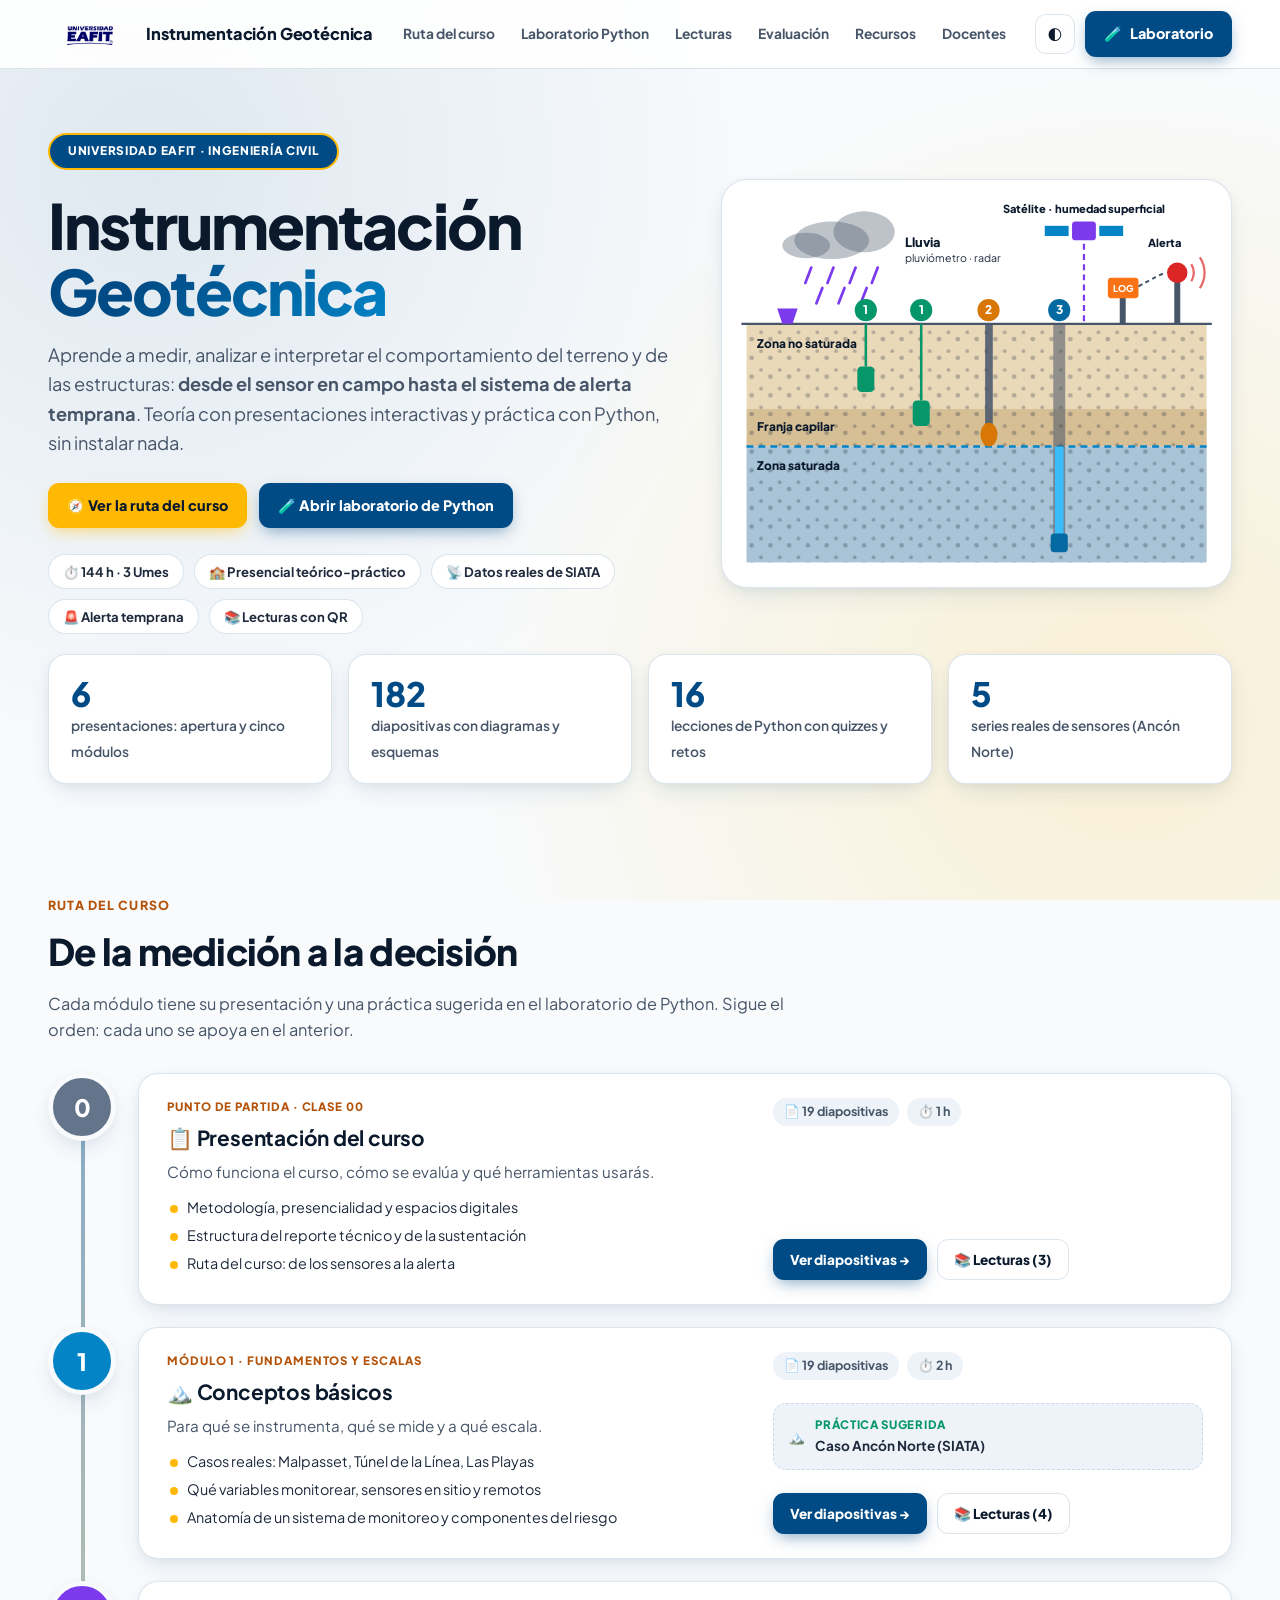
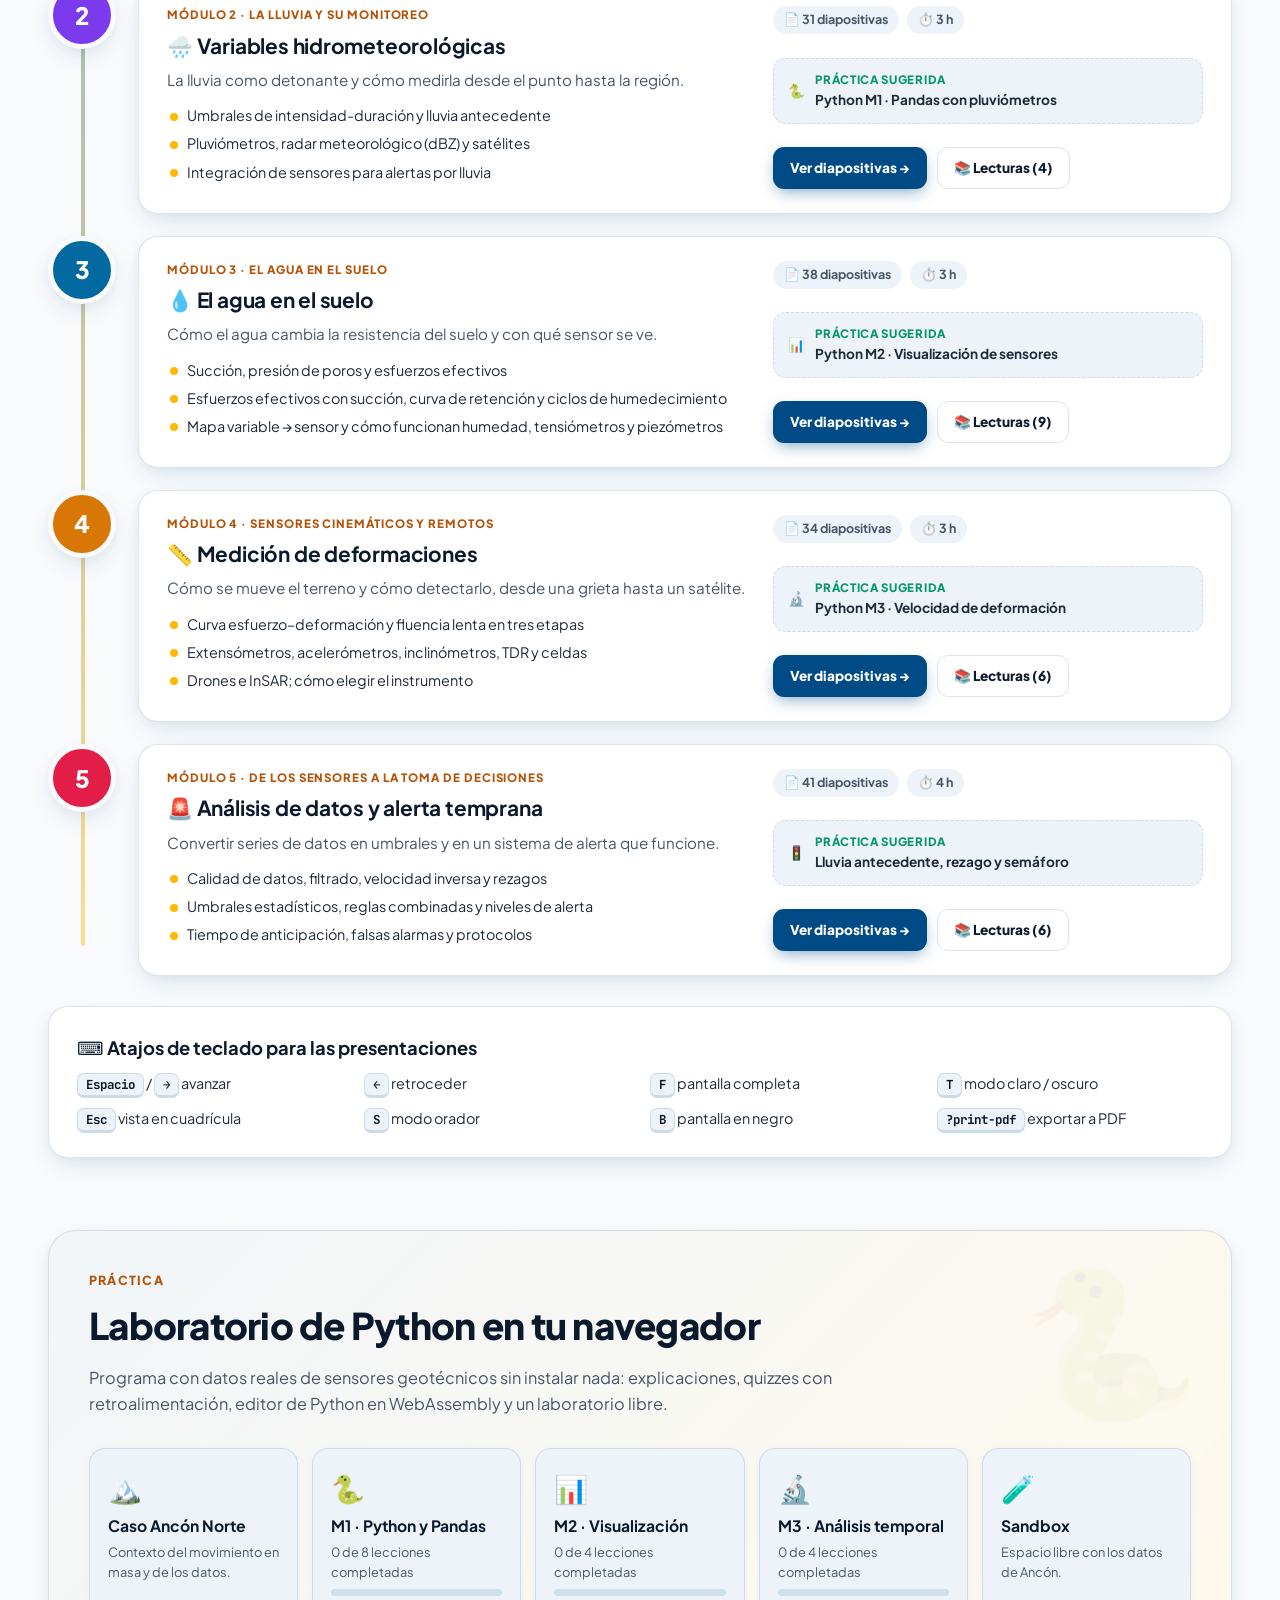
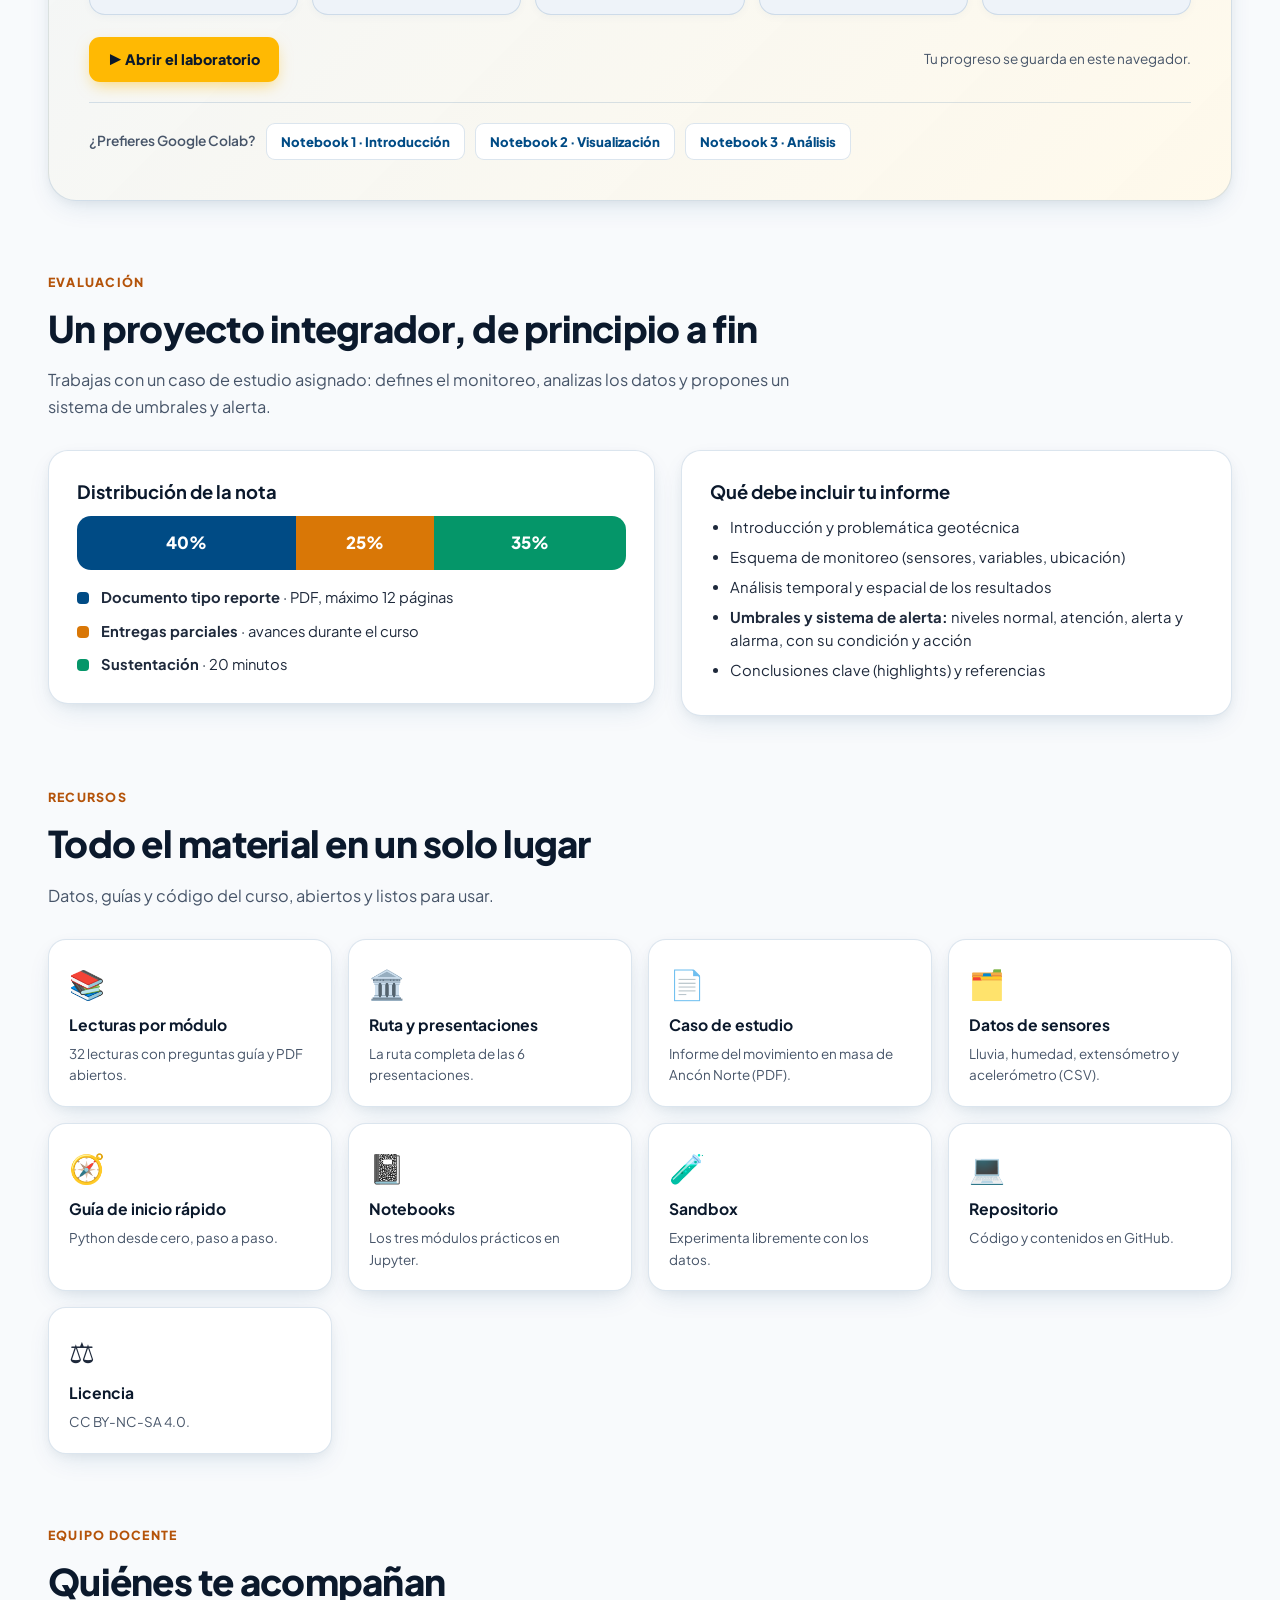
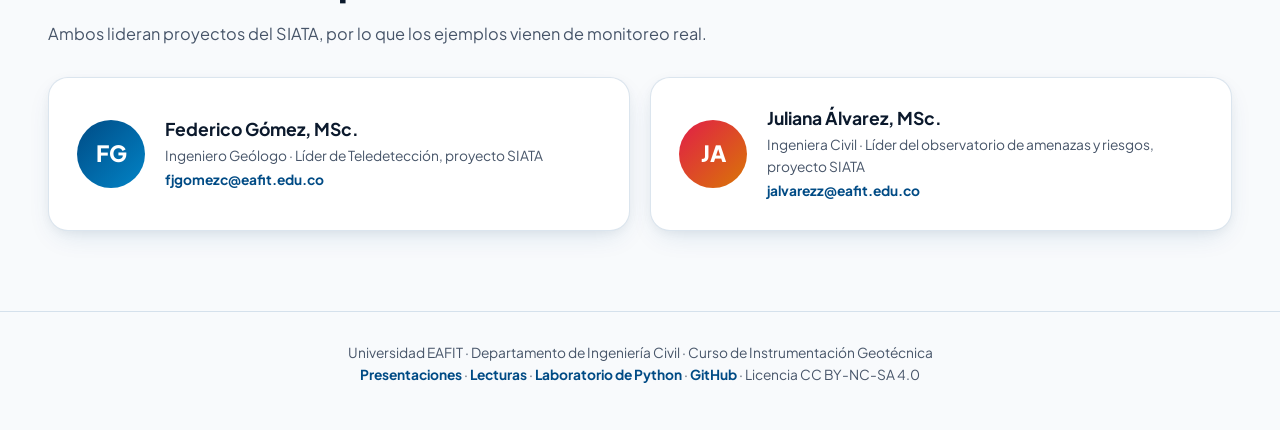
<file: index.html>
<!DOCTYPE html>
<html lang="es">
<head>
  <meta charset="UTF-8">
  <meta name="viewport" content="width=device-width, initial-scale=1.0">
  <title>Instrumentación Geotécnica | Universidad EAFIT</title>
  <meta name="description" content="Curso de Instrumentación Geotécnica de la Universidad EAFIT: presentaciones teóricas, laboratorio de Python en el navegador, datos reales y sistemas de alerta temprana.">
  <meta name="author" content="M.Eng. Federico Gómez, M.Eng. Juliana Álvarez - Universidad EAFIT">
  <link rel="icon" href="data:image/svg+xml,<svg xmlns=%22http://www.w3.org/2000/svg%22 viewBox=%220 0 100 100%22><text y=%22.9em%22 font-size=%2290%22>🏔️</text></svg>">
  <link rel="preconnect" href="https://fonts.googleapis.com">
  <link rel="preconnect" href="https://fonts.gstatic.com" crossorigin>
  <link href="https://fonts.googleapis.com/css2?family=JetBrains+Mono:wght@500;700&family=Plus+Jakarta+Sans:wght@400;500;600;700;800&display=swap" rel="stylesheet">

  <script>
    // Tema antes de pintar (evita parpadeo). Comparte la clave con las presentaciones.
    (function () {
      try {
        var saved = localStorage.getItem('eafit-theme');
        var t = saved || (window.matchMedia && window.matchMedia('(prefers-color-scheme: dark)').matches ? 'dark' : 'light');
        document.documentElement.setAttribute('data-theme', t);
      } catch (e) { document.documentElement.setAttribute('data-theme', 'light'); }
    })();
  </script>

  <style>
    :root {
      --blue: #004B85;
      --blue-dark: #002855;
      --yellow: #FFB903;
      --yellow-text: #B45309;
      --bg: #F8FAFC;
      --bg-soft: #EEF3F9;
      --card: #FFFFFF;
      --card-border: rgba(0, 75, 133, 0.14);
      --text: #0B192C;
      --text-body: #1E293B;
      --text-muted: #475569;
      --shadow: 0 10px 28px -8px rgba(0, 75, 133, 0.14), 0 3px 10px rgba(0, 0, 0, 0.04);
      --shadow-hover: 0 18px 38px -8px rgba(0, 75, 133, 0.25), 0 6px 14px rgba(0, 0, 0, 0.06);
      --cyan: #0284c7;
      --green: #059669;
      --amber: #d97706;
      --rose: #e11d48;
      --purple: #7c3aed;
      --soil-dry: #EAD9B8;
      --soil-cap: #D6BF95;
      --soil-sat: #A9C4D6;
      --hero-glow: radial-gradient(circle at 12% 18%, rgba(0, 75, 133, 0.10) 0, transparent 45%), radial-gradient(circle at 88% 80%, rgba(255, 185, 3, 0.16) 0, transparent 50%);
      --bar: rgba(255, 255, 255, 0.9);
      --font: 'Plus Jakarta Sans', system-ui, -apple-system, 'Segoe UI', sans-serif;
      --mono: 'JetBrains Mono', ui-monospace, monospace;
      --logo-filter: none;
    }

    [data-theme="dark"] {
      --blue: #4C9BE0;
      --yellow-text: #FFB903;
      --bg: #060D1F;
      --bg-soft: #0A142C;
      --card: #0E1A36;
      --card-border: rgba(148, 197, 255, 0.16);
      --text: #FFFFFF;
      --text-body: #E2E8F0;
      --text-muted: #94A3B8;
      --shadow: 0 10px 28px -8px rgba(0, 0, 0, 0.55);
      --shadow-hover: 0 18px 38px -8px rgba(0, 75, 133, 0.55);
      --cyan: #38bdf8;
      --green: #34d399;
      --amber: #fbbf24;
      --rose: #fb7185;
      --purple: #a78bfa;
      --soil-dry: #5B4A30;
      --soil-cap: #4E4A40;
      --soil-sat: #1F4566;
      --hero-glow: radial-gradient(circle at 12% 18%, rgba(0, 75, 133, 0.35) 0, transparent 45%), radial-gradient(circle at 88% 80%, rgba(255, 185, 3, 0.08) 0, transparent 50%);
      --bar: rgba(6, 13, 31, 0.86);
      --logo-filter: brightness(0) invert(1);
    }

    * { box-sizing: border-box; }
    html { scroll-behavior: smooth; scroll-padding-top: 84px; }
    body {
      margin: 0;
      font-family: var(--font);
      background: var(--bg);
      background-image: var(--hero-glow);
      background-attachment: fixed;
      color: var(--text-body);
      line-height: 1.6;
      -webkit-font-smoothing: antialiased;
    }
    a { color: inherit; text-decoration: none; }
    .wrap { max-width: 1240px; margin: 0 auto; padding: 0 28px; }

    /* ---------- Barra superior ---------- */
    .topbar {
      position: sticky; top: 0; z-index: 50;
      background: var(--bar);
      backdrop-filter: blur(14px); -webkit-backdrop-filter: blur(14px);
      border-bottom: 1px solid var(--card-border);
    }
    .topbar .wrap { display: flex; align-items: center; justify-content: space-between; gap: 18px; height: 68px; }
    .brand { display: flex; align-items: center; gap: 14px; min-width: 0; }
    .brand img { height: 34px; filter: var(--logo-filter); }
    .brand strong { font-size: 1.02rem; font-weight: 800; color: var(--text); letter-spacing: -0.01em; white-space: nowrap; }
    .nav { display: flex; align-items: center; gap: 4px; }
    .nav a { padding: 8px 11px; border-radius: 9px; font-size: 0.86rem; font-weight: 700; color: var(--text-muted); transition: 0.2s; white-space: nowrap; }
    .nav a:hover { color: var(--text); background: var(--bg-soft); }
    .actions { display: flex; align-items: center; gap: 10px; }
    .btn {
      display: inline-flex; align-items: center; gap: 8px;
      padding: 10px 18px; border-radius: 11px;
      font-weight: 800; font-size: 0.9rem; border: 1.5px solid transparent;
      cursor: pointer; font-family: inherit; transition: 0.2s;
    }
    .btn-primary { background: var(--blue); color: #fff; box-shadow: 0 6px 16px -4px rgba(0, 75, 133, 0.5); }
    [data-theme="dark"] .btn-primary { background: #1D6FBF; }
    .btn-primary:hover { transform: translateY(-2px); box-shadow: 0 10px 22px -4px rgba(0, 75, 133, 0.6); }
    .btn-accent { background: var(--yellow); color: #0B192C; box-shadow: 0 6px 16px -4px rgba(255, 185, 3, 0.55); }
    .btn-accent:hover { transform: translateY(-2px); }
    .btn-ghost { background: transparent; color: var(--text); border-color: var(--card-border); }
    .btn-ghost:hover { background: var(--bg-soft); }
    .btn-icon { width: 40px; height: 40px; padding: 0; justify-content: center; }

    /* ---------- Hero ---------- */
    .hero { padding: 64px 0 40px; }
    .hero-grid { display: grid; grid-template-columns: 1.1fr 0.9fr; gap: 48px; align-items: center; }
    .badge {
      display: inline-flex; align-items: center; gap: 8px;
      background: var(--blue); color: #fff; border: 2px solid var(--yellow);
      font-size: 0.74rem; font-weight: 800; letter-spacing: 0.06em; text-transform: uppercase;
      padding: 7px 18px; border-radius: 999px;
    }
    [data-theme="dark"] .badge { background: rgba(0, 75, 133, 0.5); color: var(--yellow); }
    h1 { font-size: clamp(2.4rem, 5vw, 3.9rem); line-height: 1.06; letter-spacing: -0.03em; color: var(--text); margin: 22px 0 16px; font-weight: 800; }
    h1 span { color: var(--blue); background: linear-gradient(135deg, var(--blue) 30%, var(--cyan)); -webkit-background-clip: text; background-clip: text; -webkit-text-fill-color: transparent; }
    .lead { font-size: 1.14rem; color: var(--text-muted); max-width: 640px; margin: 0 0 26px; }
    .cta { display: flex; flex-wrap: wrap; gap: 12px; margin-bottom: 26px; }
    .chips { display: flex; flex-wrap: wrap; gap: 10px; }
    .chip {
      display: inline-flex; align-items: center; gap: 7px;
      font-size: 0.82rem; font-weight: 700; color: var(--text-body);
      background: var(--card); border: 1px solid var(--card-border);
      padding: 6px 14px; border-radius: 999px;
    }
    .hero-art { background: var(--card); border: 1px solid var(--card-border); border-radius: 26px; padding: 16px; box-shadow: var(--shadow); }
    .hero-art svg { width: 100%; height: auto; display: block; }
    .hero-art text { font-family: var(--font); fill: var(--text-body); font-size: 15px; }
    .hero-art .b { font-weight: 800; fill: var(--text); }
    .hero-art .w { fill: #fff; font-weight: 800; }

    /* ---------- Cifras ---------- */
    .stats { display: grid; grid-template-columns: repeat(4, 1fr); gap: 16px; margin: 20px 0 8px; }
    .stat { background: var(--card); border: 1px solid var(--card-border); border-radius: 18px; padding: 20px 22px; box-shadow: var(--shadow); }
    .stat b { display: block; font-size: 2.1rem; line-height: 1.1; color: var(--blue); font-weight: 800; }
    [data-theme="dark"] .stat b { color: var(--yellow); }
    .stat span { font-size: 0.86rem; color: var(--text-muted); font-weight: 600; }

    /* ---------- Secciones ---------- */
    section.block { padding: 64px 0 8px; }
    .eyebrow { font-size: 0.78rem; font-weight: 800; letter-spacing: 0.1em; text-transform: uppercase; color: var(--yellow-text); }
    h2 { font-size: clamp(1.7rem, 3vw, 2.3rem); letter-spacing: -0.02em; color: var(--text); margin: 6px 0 10px; font-weight: 800; }
    .sub { color: var(--text-muted); max-width: 760px; margin: 0 0 30px; font-size: 1.02rem; }

    /* ---------- Ruta de módulos ---------- */
    .route { position: relative; display: grid; gap: 22px; }
    .route::before {
      content: ""; position: absolute; left: 33px; top: 30px; bottom: 30px; width: 4px;
      background: linear-gradient(var(--blue), var(--yellow)); border-radius: 4px; opacity: 0.45;
    }
    .mod { position: relative; display: grid; grid-template-columns: 68px 1fr; gap: 22px; }
    .mod-num {
      width: 68px; height: 68px; border-radius: 50%;
      display: flex; align-items: center; justify-content: center;
      color: #fff; font-weight: 800; font-size: 1.5rem;
      border: 5px solid var(--bg); box-shadow: var(--shadow); z-index: 1;
    }
    .mod-card {
      background: var(--card); border: 1px solid var(--card-border); border-radius: 20px;
      padding: 24px 28px; box-shadow: var(--shadow); transition: 0.25s;
      display: grid; grid-template-columns: 1.35fr 1fr; gap: 26px;
    }
    .mod-card:hover { transform: translateY(-3px); box-shadow: var(--shadow-hover); }
    .mod-card h3 { margin: 0 0 6px; font-size: 1.3rem; color: var(--text); letter-spacing: -0.01em; }
    .mod-card h3 small { display: block; font-size: 0.72rem; font-weight: 800; letter-spacing: 0.08em; text-transform: uppercase; color: var(--yellow-text); margin-bottom: 4px; }
    .mod-card p { margin: 0 0 12px; color: var(--text-muted); font-size: 0.95rem; }
    .mod-card ul { margin: 0; padding: 0; list-style: none; }
    .mod-card li { position: relative; padding-left: 20px; margin-bottom: 5px; font-size: 0.9rem; }
    .mod-card li::before { content: ""; position: absolute; left: 3px; top: 0.6em; width: 8px; height: 8px; border-radius: 50%; background: var(--yellow); }
    .mod-side { display: flex; flex-direction: column; gap: 10px; justify-content: space-between; }
    .meta { display: flex; flex-wrap: wrap; gap: 8px; }
    .meta span { font-size: 0.78rem; font-weight: 700; color: var(--text-muted); background: var(--bg-soft); padding: 4px 11px; border-radius: 999px; }
    .practice {
      display: flex; align-items: center; gap: 10px; padding: 12px 14px; border-radius: 13px;
      background: var(--bg-soft); border: 1px dashed var(--card-border); font-size: 0.85rem; font-weight: 700; color: var(--text-body);
      transition: 0.2s;
    }
    .practice:hover { border-style: solid; border-color: var(--green); }
    .practice em { font-style: normal; color: var(--green); font-weight: 800; display: block; font-size: 0.72rem; letter-spacing: 0.06em; text-transform: uppercase; }
    .mod-actions { display: flex; gap: 10px; flex-wrap: wrap; }
    .mod-actions .btn { padding: 9px 16px; font-size: 0.85rem; }
    .special { margin-top: 26px; background: linear-gradient(135deg, rgba(0, 75, 133, 0.10), rgba(255, 185, 3, 0.14)); border: 1px solid var(--card-border); border-radius: 20px; padding: 24px 28px; display: flex; align-items: center; gap: 24px; flex-wrap: wrap; }
    .special .ic { font-size: 2.4rem; }
    .special div.t { flex: 1; min-width: 260px; }
    .special h3 { margin: 0 0 4px; color: var(--text); }
    .special p { margin: 0; color: var(--text-muted); font-size: 0.94rem; }

    .keys { margin-top: 30px; }
    .keys .keys-grid { display: grid; grid-template-columns: repeat(4, 1fr); gap: 12px 20px; font-size: 0.9rem; }
    kbd { font-family: var(--mono); font-size: 0.78rem; font-weight: 700; background: var(--bg-soft); border: 1px solid var(--card-border); border-bottom-width: 3px; border-radius: 7px; padding: 2px 8px; color: var(--text); }

    /* ---------- Laboratorio de Python ---------- */
    .lab {
      background: linear-gradient(135deg, rgba(0, 75, 133, 0.05) 0%, rgba(255, 185, 3, 0.08) 100%), var(--card);
      border: 1.5px solid var(--card-border);
      color: var(--text-body);
      border-radius: 28px;
      padding: 40px;
      box-shadow: var(--shadow);
      position: relative;
      overflow: hidden;
      transition: background 0.3s ease, border-color 0.3s ease, color 0.3s ease;
    }
    .lab::after { content: "🐍"; position: absolute; right: 30px; top: -10px; font-size: 9rem; opacity: 0.06; }
    .lab h2 { color: var(--text); }
    .lab .sub { color: var(--text-muted); }
    .lab-grid { display: grid; grid-template-columns: repeat(5, 1fr); gap: 14px; margin-bottom: 22px; }
    .lab-item {
      background: var(--bg-soft);
      border: 1px solid var(--card-border);
      border-radius: 16px;
      padding: 18px;
      display: flex;
      flex-direction: column;
      gap: 6px;
      transition: 0.2s;
      color: var(--text);
      box-shadow: 0 2px 8px rgba(0, 75, 133, 0.04);
    }
    .lab-item:hover {
      background: #ffffff;
      border-color: var(--blue);
      transform: translateY(-3px);
      box-shadow: 0 10px 22px -4px rgba(0, 75, 133, 0.15);
    }
    .lab-item .ic { font-size: 1.7rem; }
    .lab-item strong { font-size: 0.98rem; line-height: 1.25; color: var(--text); }
    .lab-item span { font-size: 0.8rem; color: var(--text-muted); }
    .bar { height: 7px; border-radius: 6px; background: rgba(0, 75, 133, 0.12); overflow: hidden; margin-top: auto; }
    .bar i { display: block; height: 100%; width: 0; background: var(--yellow); border-radius: 6px; transition: width 0.6s; }
    .lab-foot { display: flex; flex-wrap: wrap; gap: 12px; align-items: center; }
    .lab-foot .note { font-size: 0.85rem; color: var(--text-muted); margin-left: auto; }
    .colab { display: flex; flex-wrap: wrap; gap: 10px; margin-top: 20px; padding-top: 20px; border-top: 1px solid var(--card-border); align-items: center; }
    .colab span { font-size: 0.86rem; color: var(--text-muted); font-weight: 600; }
    .colab a {
      font-size: 0.82rem;
      font-weight: 800;
      color: var(--blue);
      background: var(--card);
      padding: 7px 14px;
      border-radius: 9px;
      border: 1px solid var(--card-border);
      transition: 0.2s;
    }
    .colab a:hover {
      background: var(--bg-soft);
      border-color: var(--blue);
    }

    /* .lab en Modo Oscuro */
    [data-theme="dark"] .lab {
      background: linear-gradient(135deg, var(--blue-dark), #0B3C73);
      border-color: rgba(148, 197, 255, 0.16);
      color: #E2E8F0;
      box-shadow: var(--shadow-hover);
    }
    [data-theme="dark"] .lab::after { opacity: 0.08; }
    [data-theme="dark"] .lab h2 { color: #fff; }
    [data-theme="dark"] .lab .sub { color: #B6C6DA; }
    [data-theme="dark"] .lab-item {
      background: rgba(255, 255, 255, 0.08);
      border-color: rgba(255, 255, 255, 0.16);
      color: #fff;
      box-shadow: none;
    }
    [data-theme="dark"] .lab-item:hover {
      background: rgba(255, 255, 255, 0.16);
      border-color: rgba(255, 255, 255, 0.35);
      box-shadow: 0 10px 22px -4px rgba(0, 0, 0, 0.3);
    }
    [data-theme="dark"] .lab-item strong { color: #fff; }
    [data-theme="dark"] .lab-item span { color: #B6C6DA; }
    [data-theme="dark"] .bar { background: rgba(255, 255, 255, 0.18); }
    [data-theme="dark"] .lab-foot .note { color: #B6C6DA; }
    [data-theme="dark"] .colab { border-top-color: rgba(255, 255, 255, 0.16); }
    [data-theme="dark"] .colab span { color: #B6C6DA; }
    [data-theme="dark"] .colab a {
      color: #fff;
      background: transparent;
      border-color: rgba(255, 255, 255, 0.3);
    }
    [data-theme="dark"] .colab a:hover {
      background: rgba(255, 255, 255, 0.14);
      border-color: rgba(255, 255, 255, 0.5);
    }

    /* ---------- Evaluación ---------- */
    .eval-grid { display: grid; grid-template-columns: 1.1fr 1fr; gap: 26px; align-items: start; }
    .panel { background: var(--card); border: 1px solid var(--card-border); border-radius: 20px; padding: 26px 28px; box-shadow: var(--shadow); }
    .split-bar { display: flex; height: 54px; border-radius: 14px; overflow: hidden; margin: 8px 0 16px; font-weight: 800; color: #fff; }
    .split-bar div { display: flex; align-items: center; justify-content: center; font-size: 1.05rem; }
    .legend { display: grid; gap: 10px; }
    .legend div { display: flex; gap: 12px; align-items: baseline; font-size: 0.92rem; }
    .legend i { width: 12px; height: 12px; border-radius: 4px; display: inline-block; flex: none; transform: translateY(1px); }
    .panel ul { margin: 0; padding-left: 20px; }
    .panel li { margin-bottom: 6px; font-size: 0.93rem; }
    .panel h3 { margin: 0 0 10px; color: var(--text); font-size: 1.15rem; }

    /* ---------- Recursos y docentes ---------- */
    .res-grid { display: grid; grid-template-columns: repeat(4, 1fr); gap: 16px; }
    .res { background: var(--card); border: 1px solid var(--card-border); border-radius: 18px; padding: 20px; box-shadow: var(--shadow); transition: 0.2s; display: flex; flex-direction: column; gap: 6px; }
    .res:hover { transform: translateY(-3px); box-shadow: var(--shadow-hover); }
    .res .ic { font-size: 1.8rem; }
    .res strong { color: var(--text); font-size: 0.98rem; }
    .res span { font-size: 0.84rem; color: var(--text-muted); }
    .teachers { display: grid; grid-template-columns: repeat(2, 1fr); gap: 20px; }
    .teacher { display: flex; gap: 20px; align-items: center; }
    .avatar { width: 68px; height: 68px; border-radius: 50%; display: flex; align-items: center; justify-content: center; font-weight: 800; font-size: 1.4rem; color: #fff; background: linear-gradient(135deg, var(--blue), var(--cyan)); flex: none; }
    .teacher h4 { margin: 0; color: var(--text); font-size: 1.1rem; }
    .teacher p { margin: 2px 0; font-size: 0.86rem; color: var(--text-muted); }
    .teacher a.mail { font-weight: 700; color: var(--blue); font-size: 0.86rem; }
    [data-theme="dark"] .teacher a.mail { color: var(--cyan); }

    footer { margin-top: 72px; padding: 30px 0 44px; border-top: 1px solid var(--card-border); text-align: center; font-size: 0.86rem; color: var(--text-muted); }
    footer a { color: var(--blue); font-weight: 700; }
    [data-theme="dark"] footer a { color: var(--cyan); }

    @media (max-width: 1180px) {
      .nav { display: none; }
    }
    @media (max-width: 1080px) {
      .keys .keys-grid { grid-template-columns: repeat(2, 1fr); }
      .hero-grid { grid-template-columns: 1fr; }
      .hero-art { max-width: 640px; }
      .stats { grid-template-columns: repeat(2, 1fr); }
      .lab-grid { grid-template-columns: repeat(2, 1fr); }
      .res-grid { grid-template-columns: repeat(2, 1fr); }
      .eval-grid { grid-template-columns: 1fr; }
      .nav { display: none; }
    }
    @media (max-width: 760px) {
      .wrap { padding: 0 18px; }
      .mod { grid-template-columns: 1fr; }
      .mod-num { width: 54px; height: 54px; font-size: 1.2rem; }
      .route::before { display: none; }
      .mod-card { grid-template-columns: 1fr; padding: 20px; }
      .teachers { grid-template-columns: 1fr; }
      .lab { padding: 26px 20px; }
      .lab-foot .note { margin-left: 0; }
      .brand strong { font-size: 0.9rem; }
      .actions .btn-ghost.hide-sm { display: none; }
    }
    @media (max-width: 600px) {
      .brand strong { display: none; }
      .stat b { font-size: 1.6rem; }
    }
    @media (max-width: 480px) {
      .lab-grid, .res-grid { grid-template-columns: 1fr; }
    }
    @media (prefers-reduced-motion: reduce) { * { transition: none !important; scroll-behavior: auto !important; } }
  </style>
</head>
<body>

  <!-- ================= BARRA SUPERIOR ================= -->
  <header class="topbar">
    <div class="wrap">
      <a class="brand" href="#inicio" aria-label="Inicio">
        <img src="presentaciones/img/brand/eafit_logo.png" alt="EAFIT" onerror="this.style.display='none'">
        <strong>Instrumentación Geotécnica</strong>
      </a>
      <nav class="nav" aria-label="Secciones">
        <a href="#ruta">Ruta del curso</a>
        <a href="#laboratorio">Laboratorio Python</a>
        <a href="lecturas.html">Lecturas</a>
        <a href="#evaluacion">Evaluación</a>
        <a href="#recursos">Recursos</a>
        <a href="#docentes">Docentes</a>
      </nav>
      <div class="actions">
        <button class="btn btn-ghost btn-icon" id="theme-btn" title="Alternar modo claro / oscuro" aria-label="Alternar modo claro u oscuro">🌓</button>
        <a class="btn btn-primary" href="webapp.html">🧪 <span>Laboratorio</span></a>
      </div>
    </div>
  </header>

  <main id="inicio">

    <!-- ================= HERO ================= -->
    <section class="hero">
      <div class="wrap hero-grid">
        <div>
          <span class="badge">Universidad EAFIT · Ingeniería Civil</span>
          <h1>Instrumentación <span>Geotécnica</span></h1>
          <p class="lead">
            Aprende a medir, analizar e interpretar el comportamiento del terreno y de las estructuras:
            <strong>desde el sensor en campo hasta el sistema de alerta temprana</strong>.
            Teoría con presentaciones interactivas y práctica con Python, sin instalar nada.
          </p>
          <div class="cta">
            <a class="btn btn-accent" href="#ruta">🧭 Ver la ruta del curso</a>
            <a class="btn btn-primary" href="webapp.html">🧪 Abrir laboratorio de Python</a>
          </div>
          <div class="chips">
            <span class="chip">⏱️ 144 h · 3 Umes</span>
            <span class="chip">🏫 Presencial teórico-práctico</span>
            <span class="chip">📡 Datos reales de SIATA</span>
            <span class="chip">🚨 Alerta temprana</span>
            <span class="chip">📚 Lecturas con QR</span>
          </div>
        </div>

        <!-- Ilustración: el perfil, los sensores y la alerta -->
        <div class="hero-art">
          <svg viewBox="0 0 560 440" role="img" aria-label="Perfil del suelo con sensores de humedad, succión y presión de poros, lluvia, satélite y alarma">
            <defs>
              <pattern id="hg" width="22" height="22" patternUnits="userSpaceOnUse">
                <circle cx="5" cy="6" r="2.2" fill="currentColor" opacity="0.28"/><circle cx="16" cy="14" r="2.8" fill="currentColor" opacity="0.28"/>
              </pattern>
            </defs>
            <g style="color: var(--text-muted)">
              <ellipse cx="110" cy="52" rx="44" ry="22" fill="currentColor" opacity="0.35"/><ellipse cx="148" cy="42" rx="36" ry="24" fill="currentColor" opacity="0.35"/><ellipse cx="80" cy="58" rx="28" ry="15" fill="currentColor" opacity="0.35"/>
            </g>
            <g stroke="#7c3aed" stroke-width="3.2" stroke-linecap="round">
              <line x1="86" y1="84" x2="79" y2="102"/><line x1="112" y1="84" x2="105" y2="102"/><line x1="138" y1="84" x2="131" y2="102"/><line x1="164" y1="84" x2="157" y2="102"/>
              <line x1="99" y1="108" x2="92" y2="126"/><line x1="125" y1="108" x2="118" y2="126"/><line x1="151" y1="108" x2="144" y2="126"/>
            </g>
            <text class="b" x="196" y="60">Lluvia</text><text x="196" y="78" style="font-size: 12.5px">pluviómetro · radar</text>
            <!-- satélite -->
            <rect x="392" y="30" width="28" height="22" rx="4" fill="#7c3aed"/><rect x="360" y="35" width="28" height="12" fill="#0284c7"/><rect x="424" y="35" width="28" height="12" fill="#0284c7"/>
            <line x1="406" y1="56" x2="406" y2="148" stroke="#7c3aed" stroke-width="2.6" stroke-dasharray="7 5"/>
            <text class="b" x="406" y="20" text-anchor="middle" style="font-size: 13px">Satélite · humedad superficial</text>
            <!-- terreno -->
            <rect x="10" y="150" width="540" height="100" fill="var(--soil-dry)"/>
            <rect x="10" y="250" width="540" height="44" fill="var(--soil-cap)"/>
            <rect x="10" y="294" width="540" height="136" fill="var(--soil-sat)"/>
            <rect x="10" y="150" width="540" height="280" fill="url(#hg)" style="color: var(--text-muted)"/>
            <line x1="4" y1="150" x2="556" y2="150" stroke="var(--text-muted)" stroke-width="2.5"/>
            <line x1="10" y1="294" x2="550" y2="294" stroke="#0284c7" stroke-width="3" stroke-dasharray="8 6"/>
            <text class="b" x="22" y="178" style="font-size: 14px">Zona no saturada</text>
            <text class="b" x="22" y="276" style="font-size: 14px">Franja capilar</text>
            <text class="b" x="22" y="322" style="font-size: 14px">Zona saturada</text>
            <!-- pluviómetro -->
            <polygon points="46,132 70,132 64,150 52,150" fill="#7c3aed"/>
            <!-- humedad -->
            <line x1="150" y1="150" x2="150" y2="200" stroke="#059669" stroke-width="3"/><rect x="140" y="200" width="20" height="30" rx="5" fill="#059669"/>
            <line x1="215" y1="150" x2="215" y2="240" stroke="#059669" stroke-width="3"/><rect x="205" y="240" width="20" height="30" rx="5" fill="#059669"/>
            <circle cx="150" cy="134" r="13" fill="#059669"/><text class="w" x="150" y="139" text-anchor="middle" style="font-size: 14px">1</text>
            <circle cx="215" cy="134" r="13" fill="#059669"/><text class="w" x="215" y="139" text-anchor="middle" style="font-size: 14px">1</text>
            <!-- tensiómetro -->
            <rect x="290" y="150" width="9" height="122" fill="var(--text-muted)" opacity="0.85"/><ellipse cx="294.5" cy="280" rx="10" ry="14" fill="#d97706"/>
            <circle cx="294" cy="134" r="13" fill="#d97706"/><text class="w" x="294" y="139" text-anchor="middle" style="font-size: 14px">2</text>
            <!-- piezómetro -->
            <rect x="370" y="150" width="14" height="250" fill="var(--text-muted)" opacity="0.55"/><rect x="372" y="294" width="10" height="106" fill="#38bdf8"/><rect x="367" y="396" width="20" height="22" rx="4" fill="#0369a1"/>
            <circle cx="377" cy="134" r="13" fill="#0369a1"/><text class="w" x="377" y="139" text-anchor="middle" style="font-size: 14px">3</text>
            <!-- datalogger + sirena -->
            <rect x="448" y="112" width="7" height="38" fill="var(--text-muted)"/><rect x="434" y="96" width="36" height="24" rx="4" fill="#f97316"/><text class="w" x="452" y="113" text-anchor="middle" style="font-size: 11px">LOG</text>
            <rect x="512" y="98" width="7" height="52" fill="var(--text-muted)"/><circle cx="515.5" cy="90" r="12" fill="#dc2626"/>
            <g fill="none" stroke="#dc2626" stroke-width="2.6" opacity="0.7"><path d="M532,80 A20,20 0 0 1 532,100"/><path d="M542,72 A32,32 0 0 1 542,108"/></g>
            <path d="M470,106 Q495,92 502,90" fill="none" stroke="var(--text-muted)" stroke-width="2.4" stroke-dasharray="5 4"/>
            <text class="b" x="500" y="60" text-anchor="middle" style="font-size: 13px">Alerta</text>
          </svg>
        </div>
      </div>

      <div class="wrap">
        <div class="stats" aria-label="El curso en cifras">
          <div class="stat"><b>6</b><span>presentaciones: apertura y cinco módulos</span></div>
          <div class="stat"><b>182</b><span>diapositivas con diagramas y esquemas</span></div>
          <div class="stat"><b>16</b><span>lecciones de Python con quizzes y retos</span></div>
          <div class="stat"><b>5</b><span>series reales de sensores (Ancón Norte)</span></div>
        </div>
      </div>
    </section>

    <!-- ================= RUTA ================= -->
    <section class="block" id="ruta">
      <div class="wrap">
        <div class="eyebrow">Ruta del curso</div>
        <h2>De la medición a la decisión</h2>
        <p class="sub">Cada módulo tiene su presentación y una práctica sugerida en el laboratorio de Python. Sigue el orden: cada uno se apoya en el anterior.</p>

        <div class="route">

          <!-- Clase 00 -->
          <div class="mod">
            <div class="mod-num" style="background: #64748B">0</div>
            <div class="mod-card">
              <div>
                <h3><small>Punto de partida · Clase 00</small>📋 Presentación del curso</h3>
                <p>Cómo funciona el curso, cómo se evalúa y qué herramientas usarás.</p>
                <ul>
                  <li>Metodología, presencialidad y espacios digitales</li>
                  <li>Estructura del reporte técnico y de la sustentación</li>
                  <li>Ruta del curso: de los sensores a la alerta</li>
                </ul>
              </div>
              <div class="mod-side">
                <div class="meta"><span>📄 19 diapositivas</span><span>⏱️ 1 h</span></div>
                <div class="mod-actions"><a class="btn btn-primary" href="presentaciones/00_presentacion_curso.html">Ver diapositivas →</a><a class="btn btn-ghost" href="lecturas.html#m0">📚 Lecturas (3)</a></div>
              </div>
            </div>
          </div>

          <!-- M1 -->
          <div class="mod">
            <div class="mod-num" style="background: var(--cyan)">1</div>
            <div class="mod-card">
              <div>
                <h3><small>Módulo 1 · Fundamentos y escalas</small>🏔️ Conceptos básicos</h3>
                <p>Para qué se instrumenta, qué se mide y a qué escala.</p>
                <ul>
                  <li>Casos reales: Malpasset, Túnel de la Línea, Las Playas</li>
                  <li>Qué variables monitorear, sensores en sitio y remotos</li>
                  <li>Anatomía de un sistema de monitoreo y componentes del riesgo</li>
                </ul>
              </div>
              <div class="mod-side">
                <div class="meta"><span>📄 19 diapositivas</span><span>⏱️ 2 h</span></div>
                <a class="practice" href="webapp.html?modulo=teoria"><span>🏔️</span><div><em>Práctica sugerida</em>Caso Ancón Norte (SIATA)</div></a>
                <div class="mod-actions"><a class="btn btn-primary" href="presentaciones/01_conceptos_basicos.html">Ver diapositivas →</a><a class="btn btn-ghost" href="lecturas.html#m1">📚 Lecturas (4)</a></div>
              </div>
            </div>
          </div>

          <!-- M2 -->
          <div class="mod">
            <div class="mod-num" style="background: var(--purple)">2</div>
            <div class="mod-card">
              <div>
                <h3><small>Módulo 2 · La lluvia y su monitoreo</small>🌧️ Variables hidrometeorológicas</h3>
                <p>La lluvia como detonante y cómo medirla desde el punto hasta la región.</p>
                <ul>
                  <li>Umbrales de intensidad-duración y lluvia antecedente</li>
                  <li>Pluviómetros, radar meteorológico (dBZ) y satélites</li>
                  <li>Integración de sensores para alertas por lluvia</li>
                </ul>
              </div>
              <div class="mod-side">
                <div class="meta"><span>📄 31 diapositivas</span><span>⏱️ 3 h</span></div>
                <a class="practice" href="webapp.html?modulo=modulo1"><span>🐍</span><div><em>Práctica sugerida</em>Python M1 · Pandas con pluviómetros</div></a>
                <div class="mod-actions"><a class="btn btn-primary" href="presentaciones/02_variables_hidrometeorologicas.html">Ver diapositivas →</a><a class="btn btn-ghost" href="lecturas.html#m2">📚 Lecturas (4)</a></div>
              </div>
            </div>
          </div>

          <!-- M3 -->
          <div class="mod">
            <div class="mod-num" style="background: #0369a1">3</div>
            <div class="mod-card">
              <div>
                <h3><small>Módulo 3 · El agua en el suelo</small>💧 El agua en el suelo</h3>
                <p>Cómo el agua cambia la resistencia del suelo y con qué sensor se ve.</p>
                <ul>
                  <li>Succión, presión de poros y esfuerzos efectivos</li>
                  <li>Esfuerzos efectivos con succión, curva de retención y ciclos de humedecimiento</li>
                  <li>Mapa variable → sensor y cómo funcionan humedad, tensiómetros y piezómetros</li>
                </ul>
              </div>
              <div class="mod-side">
                <div class="meta"><span>📄 38 diapositivas</span><span>⏱️ 3 h</span></div>
                <a class="practice" href="webapp.html?modulo=modulo2"><span>📊</span><div><em>Práctica sugerida</em>Python M2 · Visualización de sensores</div></a>
                <div class="mod-actions"><a class="btn btn-primary" href="presentaciones/03_agua_en_el_suelo.html">Ver diapositivas →</a><a class="btn btn-ghost" href="lecturas.html#m3">📚 Lecturas (9)</a></div>
              </div>
            </div>
          </div>

          <!-- M4 -->
          <div class="mod">
            <div class="mod-num" style="background: var(--amber)">4</div>
            <div class="mod-card">
              <div>
                <h3><small>Módulo 4 · Sensores cinemáticos y remotos</small>📏 Medición de deformaciones</h3>
                <p>Cómo se mueve el terreno y cómo detectarlo, desde una grieta hasta un satélite.</p>
                <ul>
                  <li>Curva esfuerzo–deformación y fluencia lenta en tres etapas</li>
                  <li>Extensómetros, acelerómetros, inclinómetros, TDR y celdas</li>
                  <li>Drones e InSAR; cómo elegir el instrumento</li>
                </ul>
              </div>
              <div class="mod-side">
                <div class="meta"><span>📄 34 diapositivas</span><span>⏱️ 3 h</span></div>
                <a class="practice" href="webapp.html?modulo=modulo3"><span>🔬</span><div><em>Práctica sugerida</em>Python M3 · Velocidad de deformación</div></a>
                <div class="mod-actions"><a class="btn btn-primary" href="presentaciones/04_medicion_deformaciones.html">Ver diapositivas →</a><a class="btn btn-ghost" href="lecturas.html#m4">📚 Lecturas (6)</a></div>
              </div>
            </div>
          </div>

          <!-- M5 -->
          <div class="mod">
            <div class="mod-num" style="background: var(--rose)">5</div>
            <div class="mod-card">
              <div>
                <h3><small>Módulo 5 · De los sensores a la toma de decisiones</small>🚨 Análisis de datos y alerta temprana</h3>
                <p>Convertir series de datos en umbrales y en un sistema de alerta que funcione.</p>
                <ul>
                  <li>Calidad de datos, filtrado, velocidad inversa y rezagos</li>
                  <li>Umbrales estadísticos, reglas combinadas y niveles de alerta</li>
                  <li>Tiempo de anticipación, falsas alarmas y protocolos</li>
                </ul>
              </div>
              <div class="mod-side">
                <div class="meta"><span>📄 41 diapositivas</span><span>⏱️ 4 h</span></div>
                <a class="practice" href="webapp.html?modulo=modulo3"><span>🚦</span><div><em>Práctica sugerida</em>Lluvia antecedente, rezago y semáforo</div></a>
                <div class="mod-actions"><a class="btn btn-primary" href="presentaciones/05_analisis_datos_umbrales.html">Ver diapositivas →</a><a class="btn btn-ghost" href="lecturas.html#m5">📚 Lecturas (6)</a></div>
              </div>
            </div>
          </div>

        </div>


        <div class="panel keys">
          <h3>⌨️ Atajos de teclado para las presentaciones</h3>
          <div class="keys-grid">
            <div><kbd>Espacio</kbd> / <kbd>→</kbd> avanzar</div>
            <div><kbd>←</kbd> retroceder</div>
            <div><kbd>F</kbd> pantalla completa</div>
            <div><kbd>T</kbd> modo claro / oscuro</div>
            <div><kbd>Esc</kbd> vista en cuadrícula</div>
            <div><kbd>S</kbd> modo orador</div>
            <div><kbd>B</kbd> pantalla en negro</div>
            <div><kbd>?print-pdf</kbd> exportar a PDF</div>
          </div>
        </div>
      </div>
    </section>

    <!-- ================= LABORATORIO ================= -->
    <section class="block" id="laboratorio">
      <div class="wrap">
        <div class="lab">
          <div class="eyebrow" style="color: var(--yellow-text); font-weight: 800;">Práctica</div>
          <h2>Laboratorio de Python en tu navegador</h2>
          <p class="sub">Programa con datos reales de sensores geotécnicos sin instalar nada: explicaciones, quizzes con retroalimentación, editor de Python en WebAssembly y un laboratorio libre.</p>

          <div class="lab-grid">
            <a class="lab-item" href="webapp.html?modulo=teoria">
              <div class="ic">🏔️</div><strong>Caso Ancón Norte</strong><span>Contexto del movimiento en masa y de los datos.</span>
            </a>
            <a class="lab-item" href="webapp.html?modulo=modulo1">
              <div class="ic">🐍</div><strong>M1 · Python y Pandas</strong><span id="lab-m1-txt">8 lecciones</span>
              <div class="bar"><i id="lab-m1-bar"></i></div>
            </a>
            <a class="lab-item" href="webapp.html?modulo=modulo2">
              <div class="ic">📊</div><strong>M2 · Visualización</strong><span id="lab-m2-txt">4 lecciones</span>
              <div class="bar"><i id="lab-m2-bar"></i></div>
            </a>
            <a class="lab-item" href="webapp.html?modulo=modulo3">
              <div class="ic">🔬</div><strong>M3 · Análisis temporal</strong><span id="lab-m3-txt">4 lecciones</span>
              <div class="bar"><i id="lab-m3-bar"></i></div>
            </a>
            <a class="lab-item" href="webapp.html?modulo=sandbox">
              <div class="ic">🧪</div><strong>Sandbox</strong><span>Espacio libre con los datos de Ancón.</span>
            </a>
          </div>

          <div class="lab-foot">
            <a class="btn btn-accent" id="lab-continue" href="webapp.html">▶ Abrir el laboratorio</a>
            <span class="note">Tu progreso se guarda en este navegador.</span>
          </div>

          <div class="colab">
            <span>¿Prefieres Google Colab?</span>
            <a href="https://colab.research.google.com/github/federicogmz/instrumentacion-geotecnica/blob/main/notebooks/Modulo_1_Introduccion_Python.ipynb" target="_blank" rel="noopener noreferrer">Notebook 1 · Introducción</a>
            <a href="https://colab.research.google.com/github/federicogmz/instrumentacion-geotecnica/blob/main/notebooks/Modulo_2_Visualizacion_Datos.ipynb" target="_blank" rel="noopener noreferrer">Notebook 2 · Visualización</a>
            <a href="https://colab.research.google.com/github/federicogmz/instrumentacion-geotecnica/blob/main/notebooks/Modulo_3_Analisis_Datos.ipynb" target="_blank" rel="noopener noreferrer">Notebook 3 · Análisis</a>
          </div>
        </div>
      </div>
    </section>

    <!-- ================= EVALUACIÓN ================= -->
    <section class="block" id="evaluacion">
      <div class="wrap">
        <div class="eyebrow">Evaluación</div>
        <h2>Un proyecto integrador, de principio a fin</h2>
        <p class="sub">Trabajas con un caso de estudio asignado: defines el monitoreo, analizas los datos y propones un sistema de umbrales y alerta.</p>
        <div class="eval-grid">
          <div class="panel">
            <h3>Distribución de la nota</h3>
            <div class="split-bar" role="img" aria-label="40 por ciento reporte, 25 por ciento entregas parciales, 35 por ciento sustentación">
              <div style="width: 40%; background: var(--blue)">40%</div>
              <div style="width: 25%; background: var(--amber)">25%</div>
              <div style="width: 35%; background: var(--green)">35%</div>
            </div>
            <div class="legend">
              <div><i style="background: var(--blue)"></i><span><strong>Documento tipo reporte</strong> · PDF, máximo 12 páginas</span></div>
              <div><i style="background: var(--amber)"></i><span><strong>Entregas parciales</strong> · avances durante el curso</span></div>
              <div><i style="background: var(--green)"></i><span><strong>Sustentación</strong> · 20 minutos</span></div>
            </div>
          </div>
          <div class="panel">
            <h3>Qué debe incluir tu informe</h3>
            <ul>
              <li>Introducción y problemática geotécnica</li>
              <li>Esquema de monitoreo (sensores, variables, ubicación)</li>
              <li>Análisis temporal y espacial de los resultados</li>
              <li><strong>Umbrales y sistema de alerta:</strong> niveles normal, atención, alerta y alarma, con su condición y acción</li>
              <li>Conclusiones clave (highlights) y referencias</li>
            </ul>
          </div>
        </div>
      </div>
    </section>

    <!-- ================= RECURSOS ================= -->
    <section class="block" id="recursos">
      <div class="wrap">
        <div class="eyebrow">Recursos</div>
        <h2>Todo el material en un solo lugar</h2>
        <p class="sub">Datos, guías y código del curso, abiertos y listos para usar.</p>
        <div class="res-grid">
          <a class="res" href="lecturas.html"><div class="ic">📚</div><strong>Lecturas por módulo</strong><span>32 lecturas con preguntas guía y PDF abiertos.</span></a>
          <a class="res" href="#ruta"><div class="ic">🏛️</div><strong>Ruta y presentaciones</strong><span>La ruta completa de las 6 presentaciones.</span></a>
          <a class="res" href="data/Caso%20Estudio.pdf" target="_blank" rel="noopener noreferrer"><div class="ic">📄</div><strong>Caso de estudio</strong><span>Informe del movimiento en masa de Ancón Norte (PDF).</span></a>
          <a class="res" href="https://github.com/federicogmz/instrumentacion-geotecnica/tree/main/data" target="_blank" rel="noopener noreferrer"><div class="ic">🗂️</div><strong>Datos de sensores</strong><span>Lluvia, humedad, extensómetro y acelerómetro (CSV).</span></a>
          <a class="res" href="https://github.com/federicogmz/instrumentacion-geotecnica/blob/main/GUIA_INICIO_RAPIDO.md" target="_blank" rel="noopener noreferrer"><div class="ic">🧭</div><strong>Guía de inicio rápido</strong><span>Python desde cero, paso a paso.</span></a>
          <a class="res" href="https://github.com/federicogmz/instrumentacion-geotecnica/tree/main/notebooks" target="_blank" rel="noopener noreferrer"><div class="ic">📓</div><strong>Notebooks</strong><span>Los tres módulos prácticos en Jupyter.</span></a>
          <a class="res" href="webapp.html?modulo=sandbox"><div class="ic">🧪</div><strong>Sandbox</strong><span>Experimenta libremente con los datos.</span></a>
          <a class="res" href="https://github.com/federicogmz/instrumentacion-geotecnica" target="_blank" rel="noopener noreferrer"><div class="ic">💻</div><strong>Repositorio</strong><span>Código y contenidos en GitHub.</span></a>
          <a class="res" href="https://github.com/federicogmz/instrumentacion-geotecnica/blob/main/LICENSE" target="_blank" rel="noopener noreferrer"><div class="ic">⚖️</div><strong>Licencia</strong><span>CC BY-NC-SA 4.0.</span></a>
        </div>
      </div>
    </section>

    <!-- ================= DOCENTES ================= -->
    <section class="block" id="docentes">
      <div class="wrap">
        <div class="eyebrow">Equipo docente</div>
        <h2>Quiénes te acompañan</h2>
        <p class="sub">Ambos lideran proyectos del SIATA, por lo que los ejemplos vienen de monitoreo real.</p>
        <div class="teachers">
          <div class="panel teacher">
            <div class="avatar">FG</div>
            <div>
              <h4>Federico Gómez, MSc.</h4>
              <p>Ingeniero Geólogo · Líder de Teledetección, proyecto SIATA</p>
              <p><a class="mail" href="mailto:fjgomezc@eafit.edu.co">fjgomezc@eafit.edu.co</a></p>
            </div>
          </div>
          <div class="panel teacher">
            <div class="avatar" style="background: linear-gradient(135deg, var(--rose), var(--amber))">JA</div>
            <div>
              <h4>Juliana Álvarez, MSc.</h4>
              <p>Ingeniera Civil · Líder del observatorio de amenazas y riesgos, proyecto SIATA</p>
              <p><a class="mail" href="mailto:jalvarezz@eafit.edu.co">jalvarezz@eafit.edu.co</a></p>
            </div>
          </div>
        </div>
      </div>
    </section>

  </main>

  <footer>
    <div class="wrap">
      Universidad EAFIT · Departamento de Ingeniería Civil · Curso de Instrumentación Geotécnica<br>
      <a href="#ruta">Presentaciones</a> · <a href="lecturas.html">Lecturas</a> · <a href="webapp.html">Laboratorio de Python</a> ·
      <a href="https://github.com/federicogmz/instrumentacion-geotecnica" target="_blank" rel="noopener noreferrer">GitHub</a> · Licencia CC BY-NC-SA 4.0
    </div>
  </footer>

  <script>
    // Tema claro / oscuro
    (function () {
      var btn = document.getElementById('theme-btn');
      btn.addEventListener('click', function () {
        var next = document.documentElement.getAttribute('data-theme') === 'dark' ? 'light' : 'dark';
        document.documentElement.setAttribute('data-theme', next);
        try {
          localStorage.setItem('eafit-theme', next);
          localStorage.setItem('ig_theme', next);
        } catch (e) {}
      });
    })();

    // Progreso del laboratorio (misma clave que la webapp)
    (function () {
      var done = [];
      var last = null;
      try {
        done = JSON.parse(localStorage.getItem('ig_completed_lessons') || '[]');
        last = localStorage.getItem('ig_last_section');
      } catch (e) {}
      var totals = { m1: 8, m2: 4, m3: 4 };
      Object.keys(totals).forEach(function (k) {
        var n = done.filter(function (id) { return String(id).indexOf(k + '_') === 0; }).length;
        var txt = document.getElementById('lab-' + k + '-txt');
        var bar = document.getElementById('lab-' + k + '-bar');
        if (txt) txt.textContent = n + ' de ' + totals[k] + ' lecciones completadas';
        if (bar) bar.style.width = Math.round(n / totals[k] * 100) + '%';
      });
      var cont = document.getElementById('lab-continue');
      if (cont && last && last !== 'teoria') cont.textContent = '▶ Continuar donde lo dejaste';
    })();
  </script>
</body>
</html>
</file>
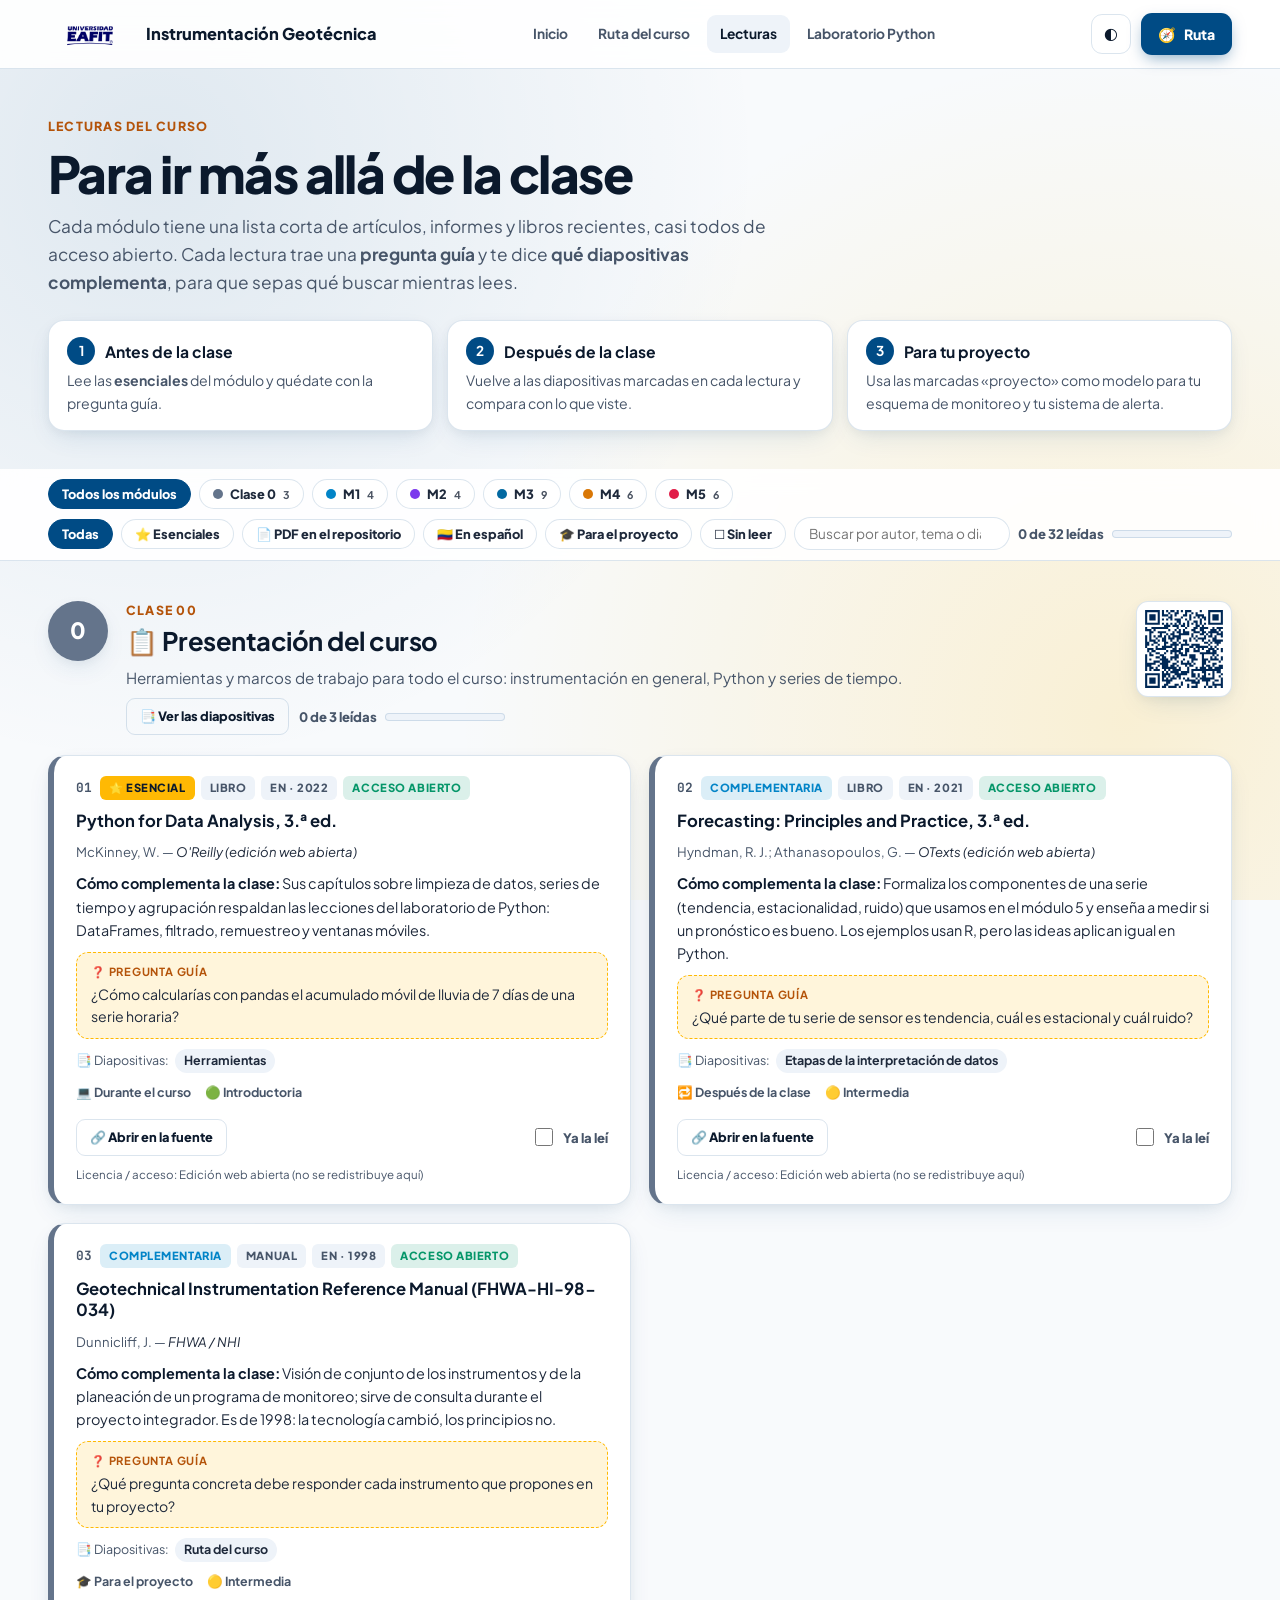
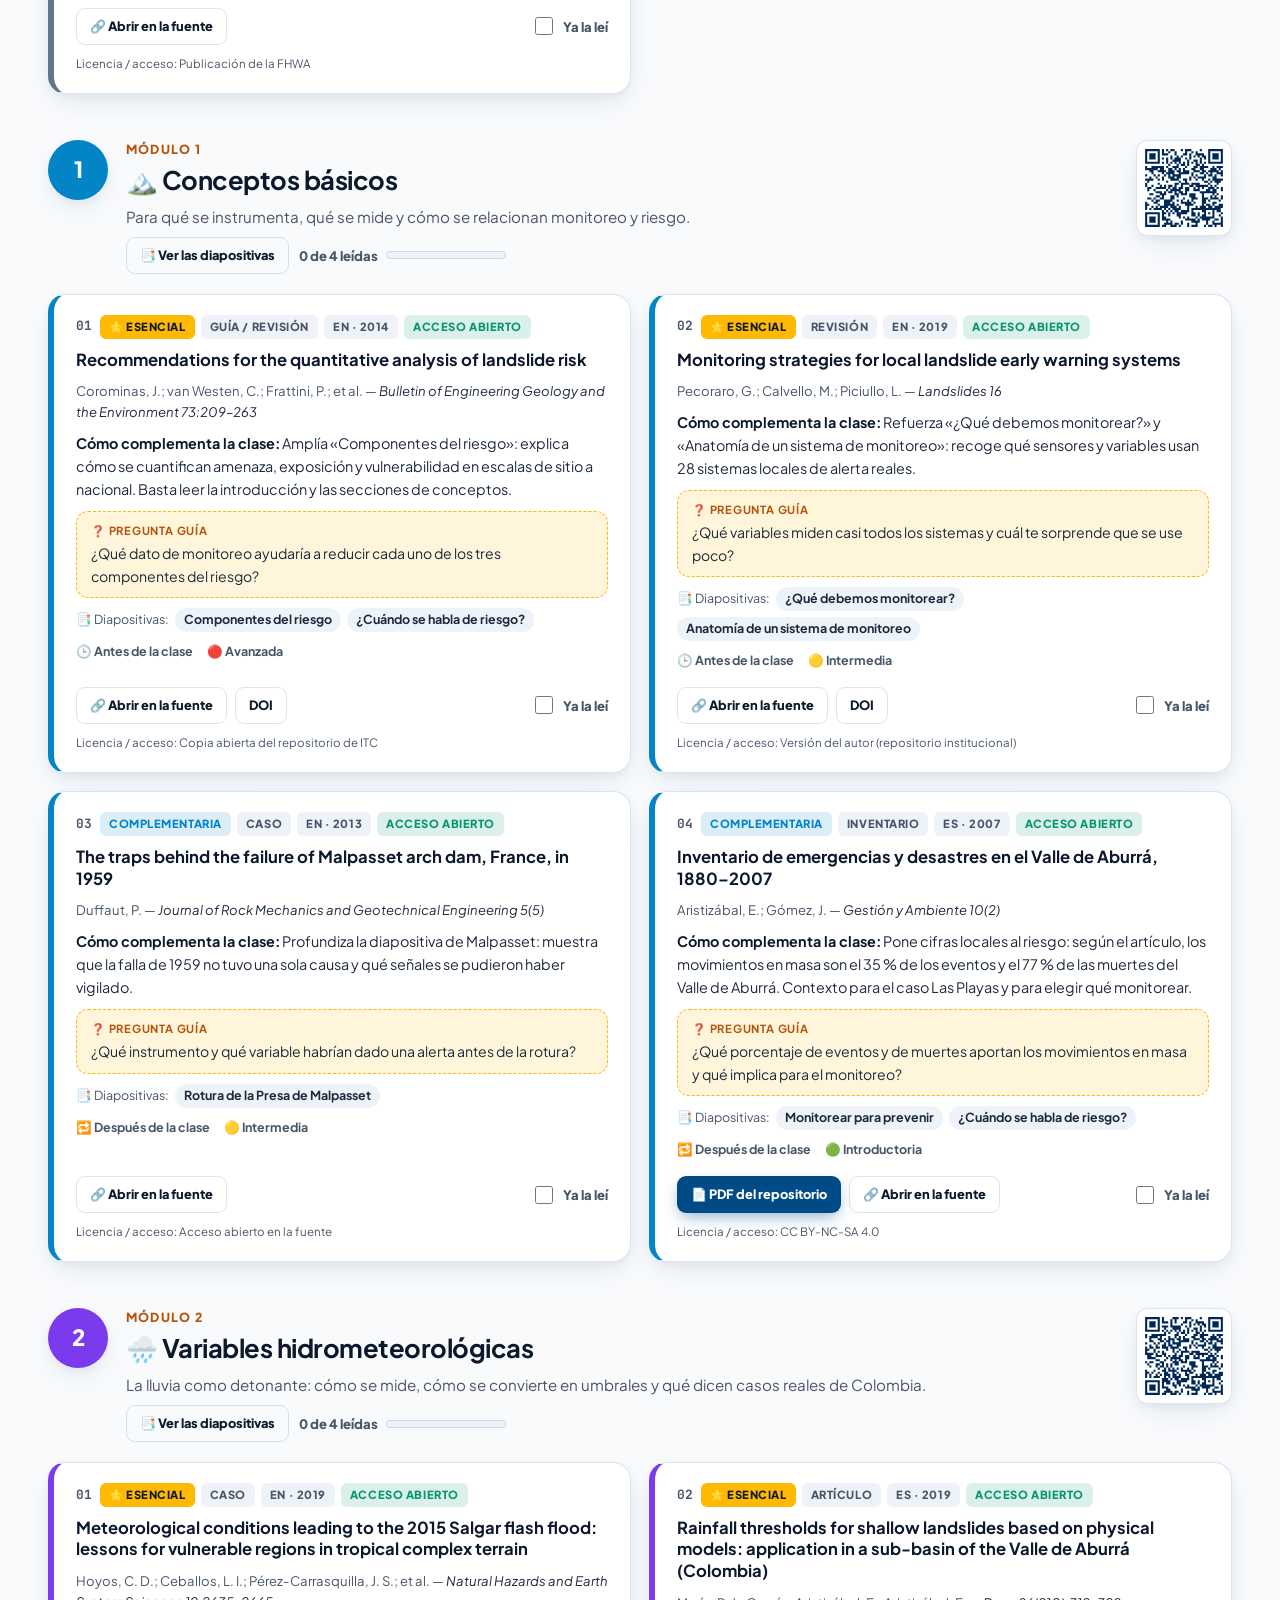
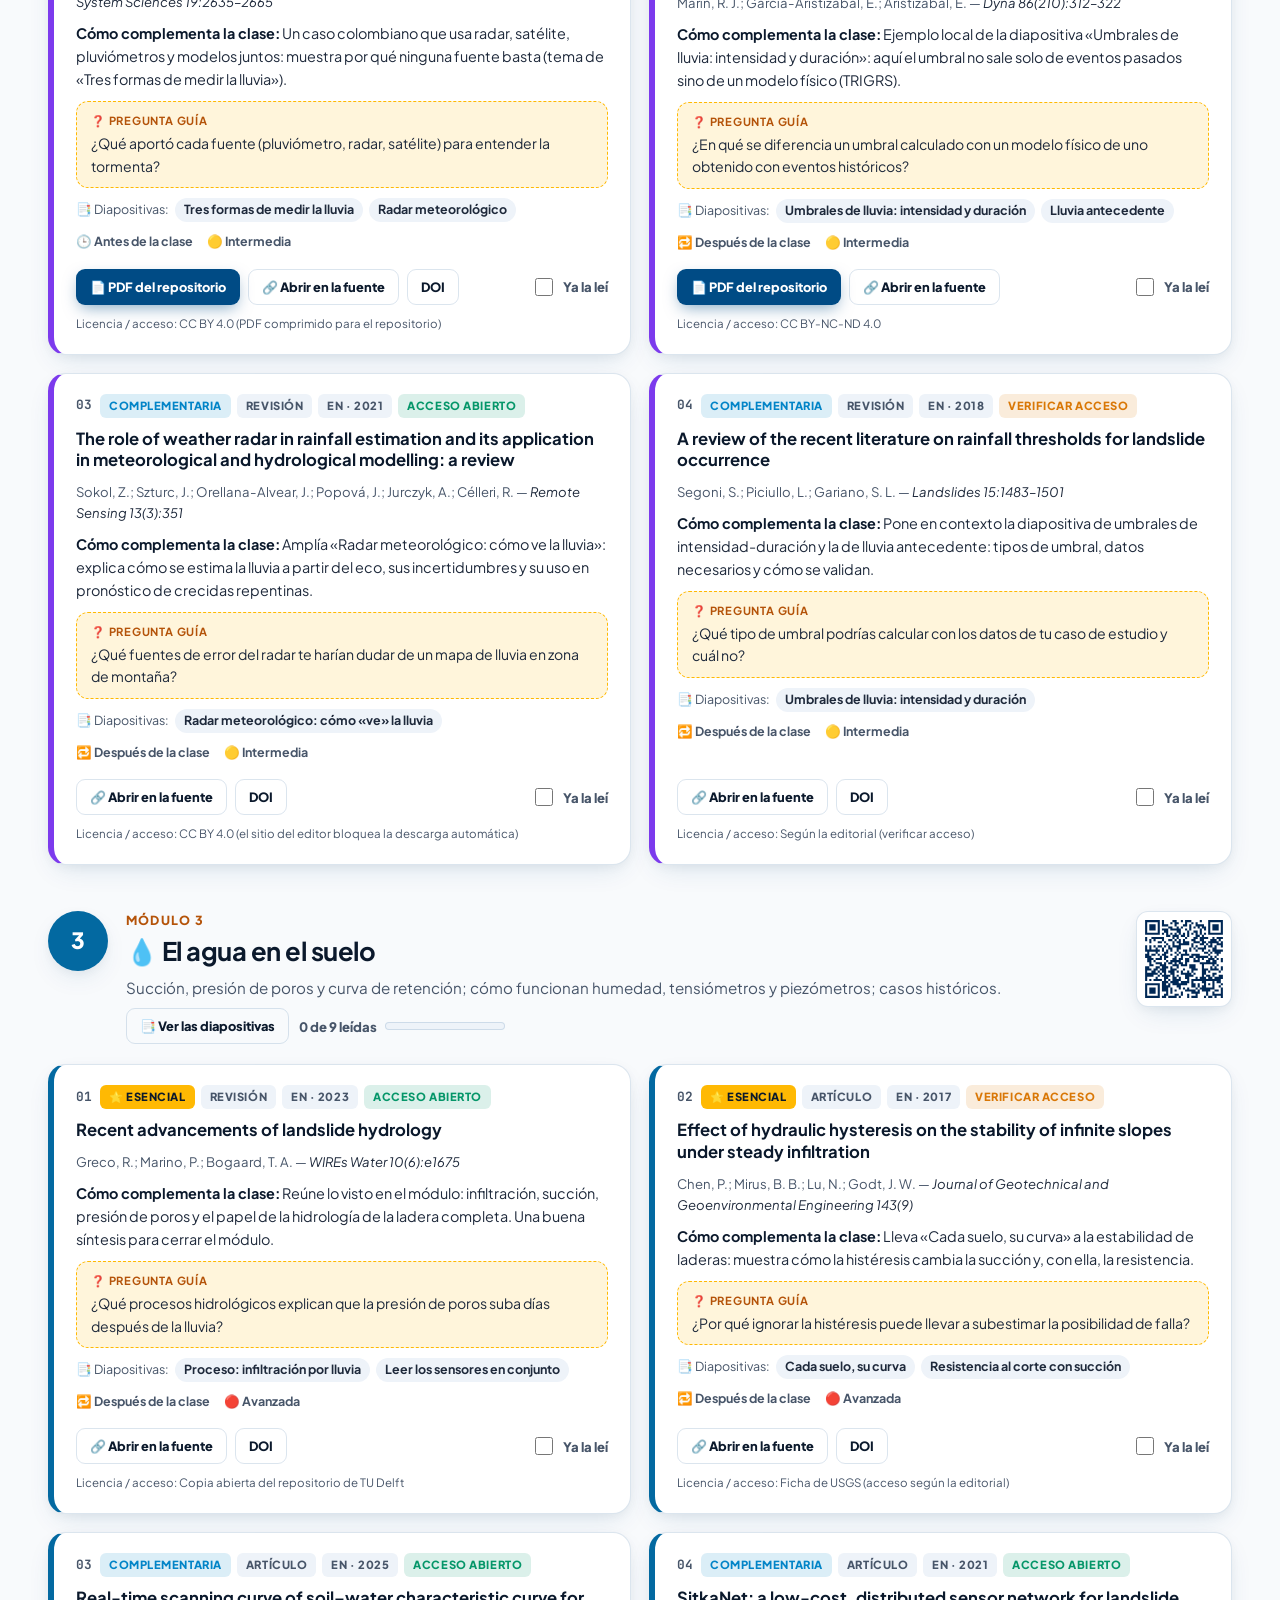
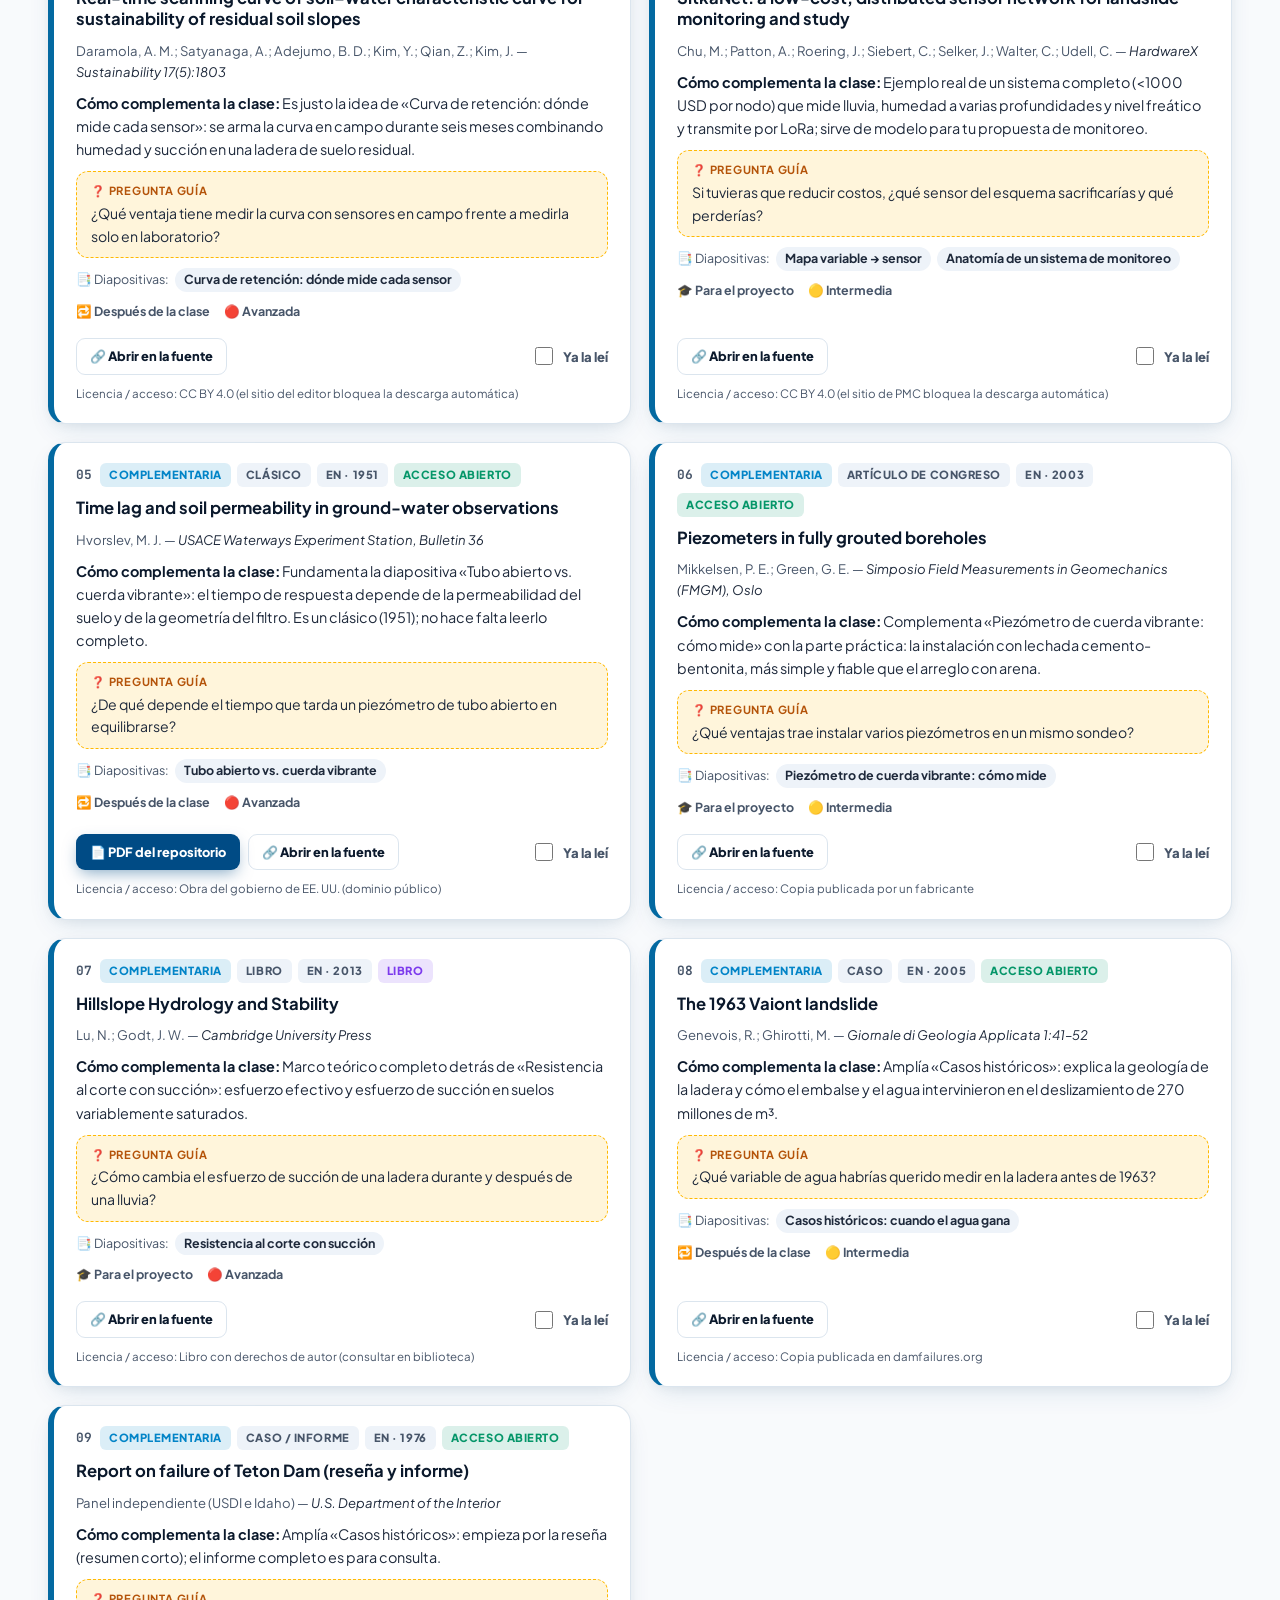
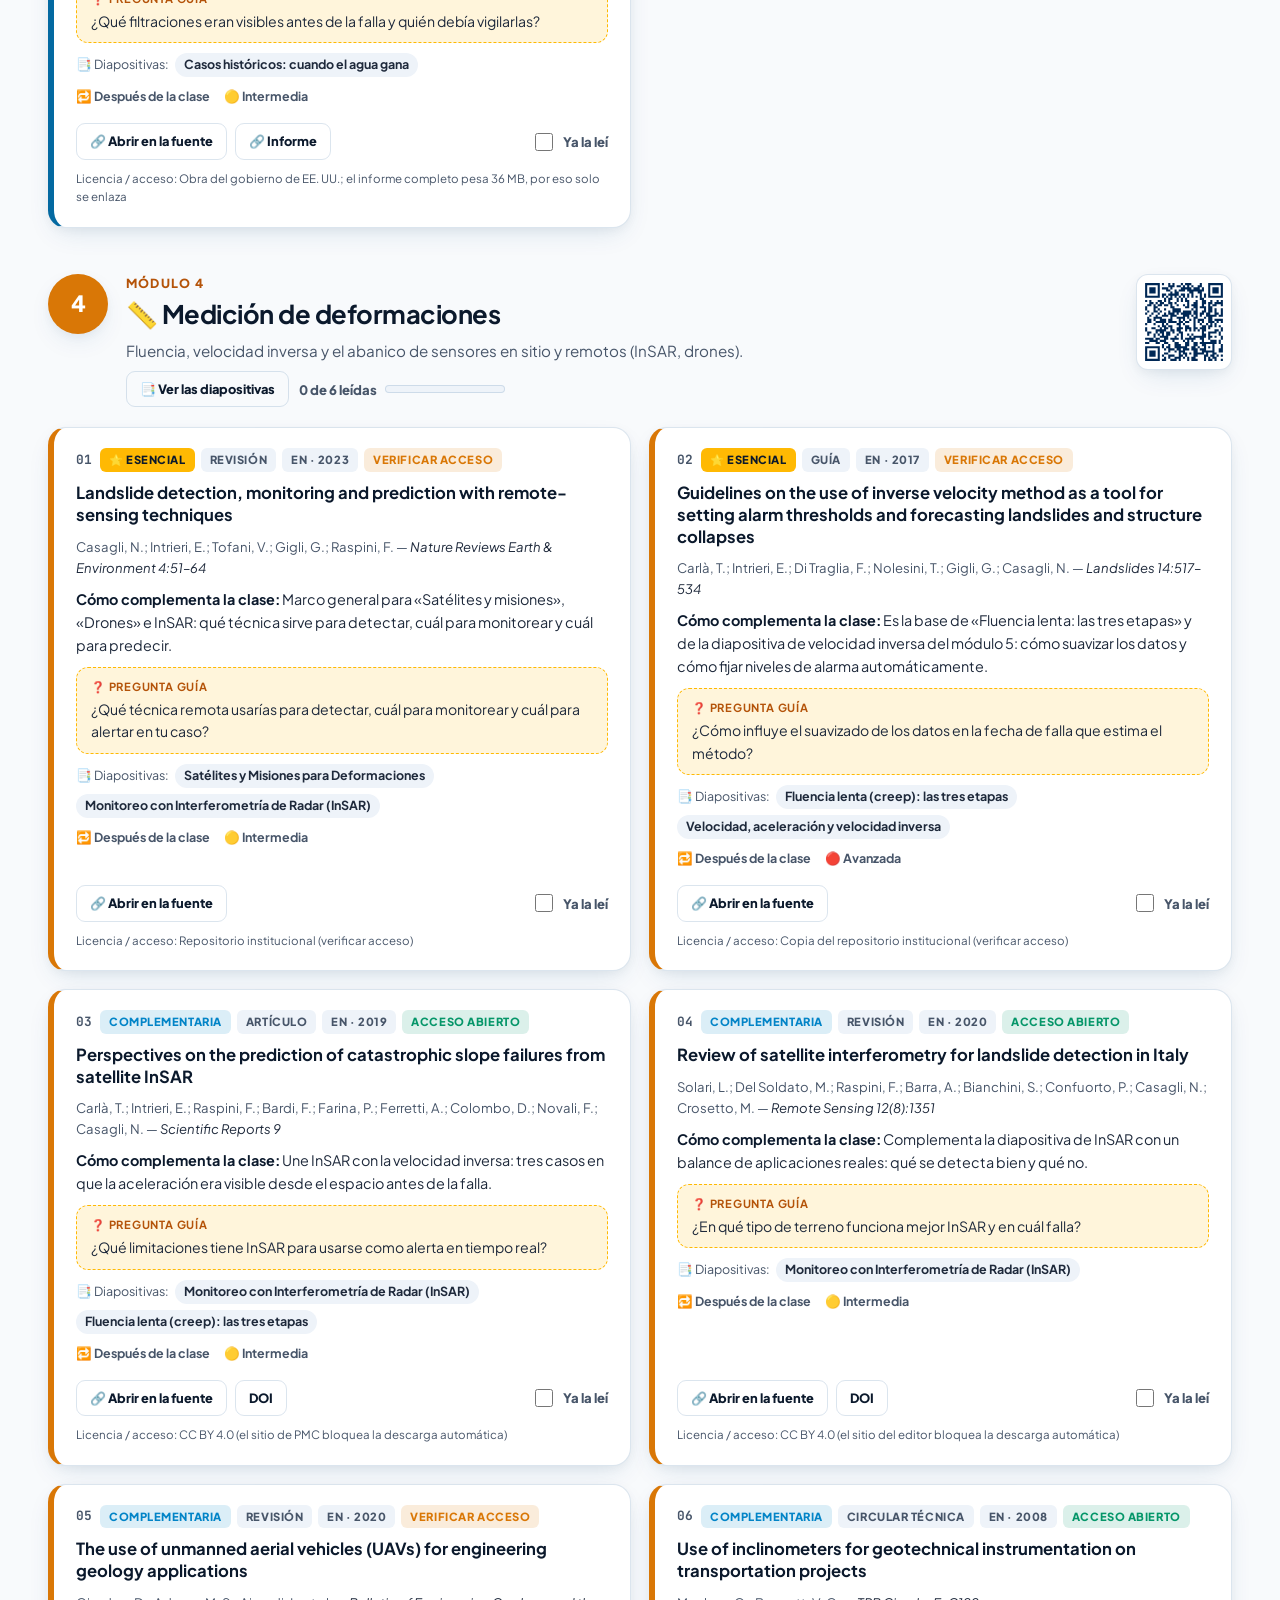
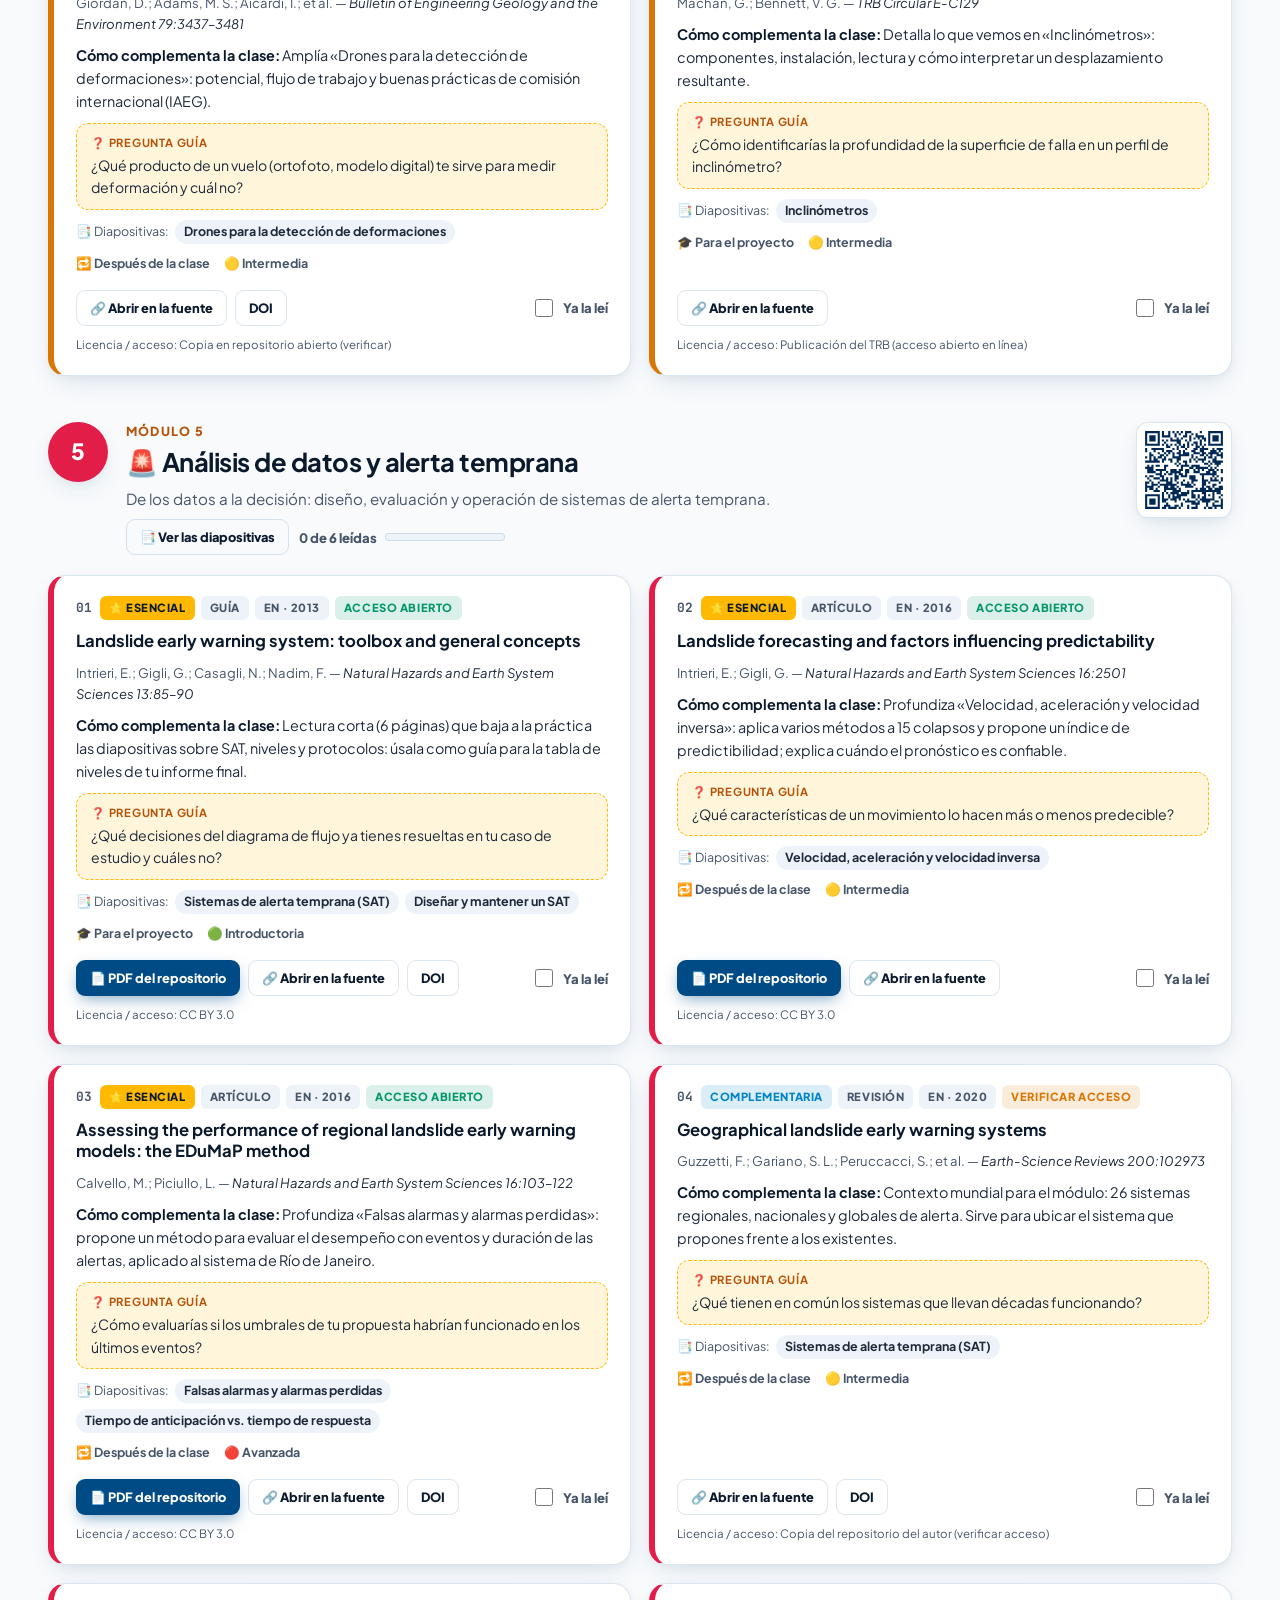
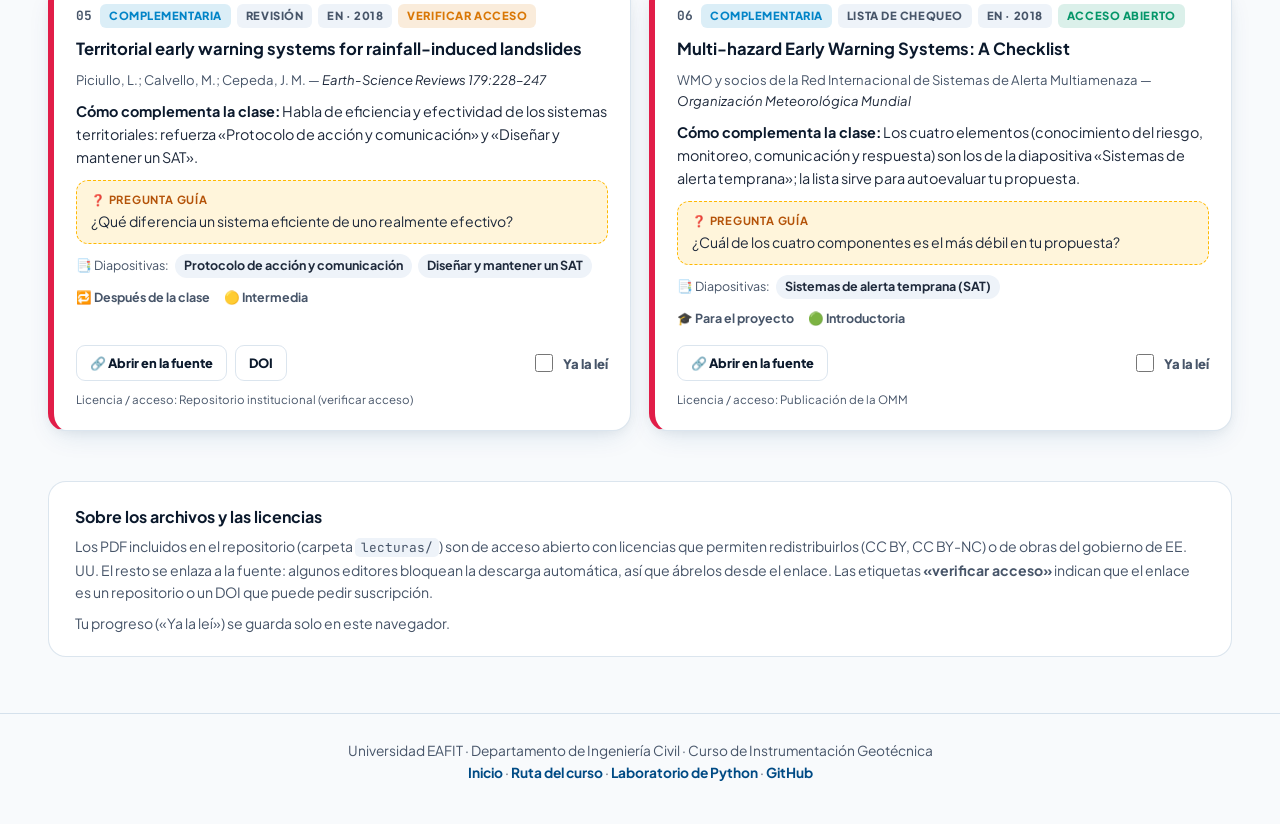
<file: lecturas.html>
<!DOCTYPE html>
<html lang="es">
<head>
  <meta charset="UTF-8">
  <meta name="viewport" content="width=device-width, initial-scale=1.0">
  <title>Lecturas del curso | Instrumentación Geotécnica - EAFIT</title>
  <meta name="description" content="Lecturas recomendadas por módulo (artículos, capítulos y casos) con preguntas guía y su relación con las diapositivas del curso de Instrumentación Geotécnica.">
  <link rel="icon" href="data:image/svg+xml,<svg xmlns=%22http://www.w3.org/2000/svg%22 viewBox=%220 0 100 100%22><text y=%22.9em%22 font-size=%2290%22>📚</text></svg>">
  <link rel="preconnect" href="https://fonts.googleapis.com">
  <link rel="preconnect" href="https://fonts.gstatic.com" crossorigin>
  <link href="https://fonts.googleapis.com/css2?family=JetBrains+Mono:wght@500;700&family=Plus+Jakarta+Sans:wght@400;500;600;700;800&display=swap" rel="stylesheet">
  <script>
    (function () {
      try {
        var saved = localStorage.getItem('eafit-theme');
        var t = saved || (window.matchMedia && window.matchMedia('(prefers-color-scheme: dark)').matches ? 'dark' : 'light');
        document.documentElement.setAttribute('data-theme', t);
      } catch (e) { document.documentElement.setAttribute('data-theme', 'light'); }
    })();
  </script>
  <style>
    :root {
      --blue: #004B85; --blue-dark: #002855; --yellow: #FFB903; --yellow-text: #B45309;
      --bg: #F8FAFC; --bg-soft: #EEF3F9; --card: #FFFFFF; --card-border: rgba(0, 75, 133, 0.14);
      --text: #0B192C; --text-body: #1E293B; --text-muted: #475569;
      --shadow: 0 10px 28px -8px rgba(0, 75, 133, 0.14), 0 3px 10px rgba(0, 0, 0, 0.04);
      --shadow-hover: 0 18px 38px -8px rgba(0, 75, 133, 0.25), 0 6px 14px rgba(0, 0, 0, 0.06);
      --green: #059669; --amber: #d97706; --rose: #e11d48; --cyan: #0284c7;
      --hero-glow: radial-gradient(circle at 12% 18%, rgba(0, 75, 133, 0.10) 0, transparent 45%), radial-gradient(circle at 88% 80%, rgba(255, 185, 3, 0.16) 0, transparent 50%);
      --bar: rgba(255, 255, 255, 0.9);
      --font: 'Plus Jakarta Sans', system-ui, -apple-system, 'Segoe UI', sans-serif;
      --mono: 'JetBrains Mono', ui-monospace, monospace;
      --logo-filter: none;
    }
    [data-theme="dark"] {
      --blue: #4C9BE0; --yellow-text: #FFB903;
      --bg: #060D1F; --bg-soft: #0A142C; --card: #0E1A36; --card-border: rgba(148, 197, 255, 0.16);
      --text: #FFFFFF; --text-body: #E2E8F0; --text-muted: #94A3B8;
      --shadow: 0 10px 28px -8px rgba(0, 0, 0, 0.55); --shadow-hover: 0 18px 38px -8px rgba(0, 75, 133, 0.55);
      --green: #34d399; --amber: #fbbf24; --rose: #fb7185; --cyan: #38bdf8;
      --hero-glow: radial-gradient(circle at 12% 18%, rgba(0, 75, 133, 0.35) 0, transparent 45%), radial-gradient(circle at 88% 80%, rgba(255, 185, 3, 0.08) 0, transparent 50%);
      --bar: rgba(6, 13, 31, 0.86); --logo-filter: brightness(0) invert(1);
    }
    * { box-sizing: border-box; }
    html { scroll-behavior: smooth; scroll-padding-top: 150px; }
    body { margin: 0; font-family: var(--font); background: var(--bg); background-image: var(--hero-glow); background-attachment: fixed; color: var(--text-body); line-height: 1.6; -webkit-font-smoothing: antialiased; }
    a { color: inherit; text-decoration: none; }
    .wrap { max-width: 1240px; margin: 0 auto; padding: 0 28px; }

    .topbar { position: sticky; top: 0; z-index: 60; background: var(--bar); backdrop-filter: blur(14px); -webkit-backdrop-filter: blur(14px); border-bottom: 1px solid var(--card-border); }
    .topbar .wrap { display: flex; align-items: center; justify-content: space-between; gap: 18px; height: 68px; }
    .brand { display: flex; align-items: center; gap: 14px; min-width: 0; }
    .brand img { height: 34px; filter: var(--logo-filter); }
    .brand strong { font-size: 1.02rem; font-weight: 800; color: var(--text); white-space: nowrap; }
    .nav { display: flex; gap: 4px; }
    .nav a { padding: 8px 13px; border-radius: 9px; font-size: 0.86rem; font-weight: 700; color: var(--text-muted); transition: 0.2s; }
    .nav a:hover, .nav a.on { color: var(--text); background: var(--bg-soft); }
    .actions { display: flex; align-items: center; gap: 10px; }
    .btn { display: inline-flex; align-items: center; gap: 8px; padding: 9px 16px; border-radius: 11px; font-weight: 800; font-size: 0.88rem; border: 1.5px solid transparent; cursor: pointer; font-family: inherit; transition: 0.2s; }
    .btn-primary { background: var(--blue); color: #fff; box-shadow: 0 6px 16px -4px rgba(0, 75, 133, 0.5); }
    [data-theme="dark"] .btn-primary { background: #1D6FBF; }
    .btn-primary:hover { transform: translateY(-2px); }
    .btn-ghost { background: transparent; color: var(--text); border-color: var(--card-border); }
    .btn-ghost:hover { background: var(--bg-soft); }
    .btn-sm { padding: 7px 13px; font-size: 0.8rem; border-radius: 9px; }
    .btn-icon { width: 40px; height: 40px; padding: 0; justify-content: center; }

    .hero { padding: 48px 0 18px; }
    .eyebrow { font-size: 0.78rem; font-weight: 800; letter-spacing: 0.1em; text-transform: uppercase; color: var(--yellow-text); }
    h1 { font-size: clamp(2rem, 4.4vw, 3.2rem); line-height: 1.1; letter-spacing: -0.03em; color: var(--text); margin: 8px 0 12px; font-weight: 800; }
    .lead { font-size: 1.08rem; color: var(--text-muted); max-width: 760px; margin: 0 0 24px; }
    .how { display: grid; grid-template-columns: repeat(3, 1fr); gap: 14px; margin-bottom: 20px; }
    .how div { background: var(--card); border: 1px solid var(--card-border); border-radius: 16px; padding: 16px 18px; box-shadow: var(--shadow); }
    .how b { display: flex; align-items: center; gap: 10px; color: var(--text); font-size: 0.98rem; margin-bottom: 4px; }
    .how b span { display: inline-flex; width: 28px; height: 28px; border-radius: 50%; align-items: center; justify-content: center; background: var(--blue); color: #fff; font-size: 0.85rem; }
    [data-theme="dark"] .how b span { background: #1D6FBF; }
    .how p { margin: 0; font-size: 0.88rem; color: var(--text-muted); }

    .toolbar { position: sticky; top: 68px; z-index: 40; background: var(--bar); backdrop-filter: blur(12px); -webkit-backdrop-filter: blur(12px); border-bottom: 1px solid var(--card-border); padding: 10px 0; }
    .toolbar .wrap { display: flex; flex-direction: column; gap: 8px; }
    .row { display: flex; flex-wrap: wrap; gap: 8px; align-items: center; }
    .pill { display: inline-flex; align-items: center; gap: 7px; padding: 6px 13px; border-radius: 999px; font-size: 0.8rem; font-weight: 800; border: 1.5px solid var(--card-border); background: var(--card); color: var(--text-body); cursor: pointer; font-family: inherit; transition: 0.2s; }
    .pill:hover { border-color: var(--blue); }
    .pill.on { background: var(--blue); color: #fff; border-color: var(--blue); }
    [data-theme="dark"] .pill.on { background: #1D6FBF; border-color: #1D6FBF; }
    .pill .dot { width: 10px; height: 10px; border-radius: 50%; display: inline-block; }
    .pill small { font-weight: 700; opacity: 0.8; }
    .search { flex: 1; min-width: 200px; max-width: 360px; padding: 7px 14px; border-radius: 999px; border: 1.5px solid var(--card-border); background: var(--card); color: var(--text); font-family: inherit; font-size: 0.85rem; }
    .progress-all { margin-left: auto; font-size: 0.82rem; font-weight: 800; color: var(--text-muted); display: flex; align-items: center; gap: 8px; }
    .bar { width: 120px; height: 8px; border-radius: 6px; background: var(--bg-soft); overflow: hidden; border: 1px solid var(--card-border); }
    .bar i { display: block; height: 100%; width: 0; background: var(--green); transition: width 0.4s; }

    section.mod { padding: 40px 0 6px; }
    .mod-head { display: flex; gap: 18px; align-items: flex-start; flex-wrap: wrap; margin-bottom: 20px; }
    .mod-num { width: 60px; height: 60px; border-radius: 50%; display: flex; align-items: center; justify-content: center; color: #fff; font-weight: 800; font-size: 1.4rem; flex: none; box-shadow: var(--shadow); }
    .mod-head .t { flex: 1; min-width: 260px; }
    .mod-head h2 { margin: 0; font-size: 1.6rem; color: var(--text); letter-spacing: -0.02em; }
    .mod-head p { margin: 4px 0 8px; color: var(--text-muted); font-size: 0.95rem; }
    .mod-tools { display: flex; align-items: center; gap: 10px; flex-wrap: wrap; }
    .qr { width: 96px; height: 96px; background: #fff; border-radius: 12px; padding: 6px; box-shadow: var(--shadow); flex: none; border: 1px solid var(--card-border); }
    .qr svg { width: 100%; height: 100%; display: block; }
    .cards { display: grid; grid-template-columns: repeat(2, 1fr); gap: 18px; }
    .card { position: relative; background: var(--card); border: 1px solid var(--card-border); border-left: 6px solid var(--mc, var(--blue)); border-radius: 18px; padding: 20px 22px; box-shadow: var(--shadow); display: flex; flex-direction: column; gap: 10px; transition: 0.25s; }
    .card:hover { box-shadow: var(--shadow-hover); }
    .card.flash { animation: flash 1.6s ease; }
    @keyframes flash { 0%, 100% { box-shadow: var(--shadow); } 30% { box-shadow: 0 0 0 5px var(--yellow); } }
    .card.read { opacity: 0.78; }
    .badges { display: flex; flex-wrap: wrap; gap: 6px; align-items: center; }
    .b { font-size: 0.7rem; font-weight: 800; letter-spacing: 0.05em; text-transform: uppercase; padding: 3px 9px; border-radius: 6px; background: var(--bg-soft); color: var(--text-muted); }
    .b.esencial { background: var(--yellow); color: #0B192C; }
    .b.compl { background: rgba(2, 132, 199, 0.14); color: var(--cyan); }
    .b.abierto { background: rgba(5, 150, 105, 0.14); color: var(--green); }
    .b.verificar { background: rgba(217, 119, 6, 0.14); color: var(--amber); }
    .b.libro { background: rgba(124, 58, 237, 0.14); color: #7c3aed; }
    [data-theme="dark"] .b.libro { color: #a78bfa; }
    .num { font-family: var(--mono); font-weight: 700; font-size: 0.8rem; color: var(--text-muted); margin-right: 2px; }
    .card h3 { margin: 0; font-size: 1.04rem; line-height: 1.3; color: var(--text); }
    .card h3 a:hover { color: var(--blue); text-decoration: underline; }
    .src { font-size: 0.82rem; color: var(--text-muted); margin: 0; }
    .src em { color: var(--text-body); }
    .why { margin: 0; font-size: 0.9rem; }
    .why b { color: var(--text); }
    .q { background: rgba(255, 185, 3, 0.14); border: 1px dashed var(--yellow); border-radius: 12px; padding: 10px 14px; font-size: 0.88rem; }
    .q b { display: block; font-size: 0.7rem; letter-spacing: 0.07em; text-transform: uppercase; color: var(--yellow-text); margin-bottom: 2px; }
    .meta { display: flex; flex-wrap: wrap; gap: 6px 14px; font-size: 0.78rem; color: var(--text-muted); font-weight: 700; }
    .slides { display: flex; flex-wrap: wrap; gap: 6px; align-items: center; font-size: 0.78rem; color: var(--text-muted); }
    .slides span.c { background: var(--bg-soft); padding: 2px 9px; border-radius: 999px; font-weight: 700; color: var(--text-body); }
    .foot { display: flex; flex-wrap: wrap; gap: 8px; align-items: center; margin-top: auto; padding-top: 6px; }
    .check { margin-left: auto; display: inline-flex; align-items: center; gap: 7px; font-size: 0.82rem; font-weight: 800; color: var(--text-muted); cursor: pointer; user-select: none; }
    .check input { width: 18px; height: 18px; accent-color: var(--green); cursor: pointer; }
    .lic { font-size: 0.72rem; color: var(--text-muted); }
    .empty { text-align: center; padding: 24px; color: var(--text-muted); background: var(--card); border: 1px dashed var(--card-border); border-radius: 16px; }
    .note { margin: 44px 0 0; padding: 22px 26px; background: var(--card); border: 1px solid var(--card-border); border-radius: 18px; font-size: 0.88rem; color: var(--text-muted); }
    .note h3 { margin: 0 0 6px; color: var(--text); font-size: 1rem; }
    .note code { font-family: var(--mono); font-size: 0.8rem; background: var(--bg-soft); padding: 1px 6px; border-radius: 5px; }
    footer { margin-top: 56px; padding: 26px 0 40px; border-top: 1px solid var(--card-border); text-align: center; font-size: 0.86rem; color: var(--text-muted); }
    footer a { color: var(--blue); font-weight: 700; }
    [data-theme="dark"] footer a { color: var(--cyan); }
    @media (max-width: 1000px) { .cards { grid-template-columns: 1fr; } .how { grid-template-columns: 1fr; } .nav { display: none; } .progress-all { margin-left: 0; } }
    @media (max-width: 600px) { .wrap { padding: 0 16px; } .brand strong { display: none; } .toolbar { top: 68px; } .qr { display: none; } }
    @media print { .topbar, .toolbar { display: none; } }
  </style>
</head>
<body>

  <header class="topbar">
    <div class="wrap">
      <a class="brand" href="index.html" aria-label="Inicio del curso">
        <img src="presentaciones/img/brand/eafit_logo.png" alt="EAFIT" onerror="this.style.display='none'">
        <strong>Instrumentación Geotécnica</strong>
      </a>
      <nav class="nav" aria-label="Secciones">
        <a href="index.html">Inicio</a>
        <a href="index.html#ruta">Ruta del curso</a>
        <a href="lecturas.html" class="on">Lecturas</a>
        <a href="webapp.html">Laboratorio Python</a>
      </nav>
      <div class="actions">
        <button class="btn btn-ghost btn-icon" id="theme-btn" title="Alternar modo claro / oscuro" aria-label="Alternar modo claro u oscuro">🌓</button>
        <a class="btn btn-primary" href="index.html#ruta">🧭 <span>Ruta</span></a>
      </div>
    </div>
  </header>

  <main>
    <section class="hero">
      <div class="wrap">
        <div class="eyebrow">Lecturas del curso</div>
        <h1>Para ir más allá de la clase</h1>
        <p class="lead">Cada módulo tiene una lista corta de artículos, informes y libros recientes, casi todos de acceso abierto. Cada lectura trae una <strong>pregunta guía</strong> y te dice <strong>qué diapositivas complementa</strong>, para que sepas qué buscar mientras lees.</p>
        <div class="how">
          <div><b><span>1</span> Antes de la clase</b><p>Lee las <strong>esenciales</strong> del módulo y quédate con la pregunta guía.</p></div>
          <div><b><span>2</span> Después de la clase</b><p>Vuelve a las diapositivas marcadas en cada lectura y compara con lo que viste.</p></div>
          <div><b><span>3</span> Para tu proyecto</b><p>Usa las marcadas «proyecto» como modelo para tu esquema de monitoreo y tu sistema de alerta.</p></div>
        </div>
      </div>
    </section>

    <div class="toolbar">
      <div class="wrap">
        <div class="row" id="mod-pills" aria-label="Módulos"></div>
        <div class="row">
          <button class="pill on" data-filter="todas">Todas</button>
          <button class="pill" data-filter="esencial">⭐ Esenciales</button>
          <button class="pill" data-filter="pdf">📄 PDF en el repositorio</button>
          <button class="pill" data-filter="es">🇨🇴 En español</button>
          <button class="pill" data-filter="proyecto">🎓 Para el proyecto</button>
          <button class="pill" data-filter="pendientes">☐ Sin leer</button>
          <input class="search" id="search" type="search" placeholder="Buscar por autor, tema o diapositiva…" aria-label="Buscar lecturas">
          <div class="progress-all"><span id="prog-txt">0 de 0 leídas</span><div class="bar"><i id="prog-bar"></i></div></div>
        </div>
      </div>
    </div>

    <div class="wrap" id="content"></div>

    <div class="wrap">
      <div class="note">
        <h3>Sobre los archivos y las licencias</h3>
        <p style="margin: 0 0 8px;">Los PDF incluidos en el repositorio (carpeta <code>lecturas/</code>) son de acceso abierto con licencias que permiten redistribuirlos (CC BY, CC BY-NC) o de obras del gobierno de EE. UU. El resto se enlaza a la fuente: algunos editores bloquean la descarga automática, así que ábrelos desde el enlace. Las etiquetas <strong>«verificar acceso»</strong> indican que el enlace es un repositorio o un DOI que puede pedir suscripción.</p>
        <p style="margin: 0;">Tu progreso («Ya la leí») se guarda solo en este navegador.</p>
      </div>
    </div>
  </main>

  <footer>
    <div class="wrap">
      Universidad EAFIT · Departamento de Ingeniería Civil · Curso de Instrumentación Geotécnica<br>
      <a href="index.html">Inicio</a> · <a href="index.html#ruta">Ruta del curso</a> · <a href="webapp.html">Laboratorio de Python</a> ·
      <a href="https://github.com/federicogmz/instrumentacion-geotecnica" target="_blank" rel="noopener noreferrer">GitHub</a>
    </div>
  </footer>

  <!-- DATOS: se generan con tools/build_lecturas.py a partir de lecturas/lecturas.json -->
  <script id="lecturas-data" type="application/json">{"base": "https://federicogmz.github.io/instrumentacion-geotecnica/", "modulos": [{"id": "m0", "n": 0, "titulo": "Presentación del curso", "icono": "📋", "color": "#64748B", "deck": "presentaciones/00_presentacion_curso.html", "carpeta": "lecturas/00_curso", "intro": "Herramientas y marcos de trabajo para todo el curso: instrumentación en general, Python y series de tiempo.", "qr": "<svg viewBox=\"0 0 39 39\" class=\"segno\"><path fill=\"#fff\" d=\"M0 0h39v39h-39z\"/><path class=\"qrline\" stroke=\"#002855\" d=\"M1 1.5h7m1 0h1m1 0h1m1 0h2m1 0h1m1 0h1m1 0h3m4 0h1m3 0h7m-37 1h1m5 0h1m1 0h1m2 0h1m2 0h2m3 0h1m2 0h1m1 0h1m5 0h1m5 0h1m-37 1h1m1 0h3m1 0h1m1 0h3m1 0h1m1 0h1m3 0h2m1 0h1m2 0h4m2 0h1m1 0h3m1 0h1m-37 1h1m1 0h3m1 0h1m4 0h2m4 0h1m3 0h1m1 0h1m1 0h1m1 0h2m1 0h1m1 0h3m1 0h1m-37 1h1m1 0h3m1 0h1m1 0h1m1 0h1m1 0h1m1 0h3m2 0h1m1 0h1m4 0h1m1 0h1m1 0h1m1 0h3m1 0h1m-37 1h1m5 0h1m8 0h2m3 0h1m2 0h2m1 0h1m3 0h1m5 0h1m-37 1h7m1 0h1m1 0h1m1 0h1m1 0h1m1 0h1m1 0h1m1 0h1m1 0h1m1 0h1m1 0h1m1 0h1m1 0h7m-28 1h3m1 0h3m1 0h2m1 0h1m3 0h2m1 0h1m-28 1h1m2 0h8m4 0h1m3 0h1m3 0h2m1 0h4m2 0h1m1 0h3m-37 1h3m1 0h1m6 0h1m2 0h1m1 0h1m1 0h1m3 0h2m2 0h2m3 0h3m1 0h1m-34 1h2m2 0h4m3 0h1m1 0h2m1 0h3m2 0h3m1 0h2m1 0h5m1 0h1m-35 1h1m4 0h1m2 0h1m1 0h2m2 0h5m1 0h1m3 0h2m1 0h1m1 0h1m2 0h3m-37 1h1m1 0h1m1 0h1m1 0h2m1 0h1m1 0h1m1 0h4m5 0h1m1 0h1m3 0h1m1 0h2m1 0h1m2 0h1m-37 1h1m1 0h1m2 0h1m2 0h2m1 0h3m1 0h2m4 0h1m1 0h1m1 0h4m3 0h2m-34 1h1m1 0h3m1 0h1m1 0h2m2 0h1m2 0h1m2 0h2m1 0h1m2 0h1m2 0h1m2 0h1m1 0h5m-37 1h2m2 0h2m3 0h2m2 0h2m1 0h1m2 0h1m8 0h2m1 0h1m1 0h3m-36 1h2m1 0h1m2 0h1m2 0h1m2 0h4m1 0h4m1 0h4m4 0h1m3 0h1m-35 1h1m4 0h1m2 0h5m1 0h1m2 0h1m3 0h2m1 0h6m1 0h1m1 0h1m-33 1h3m1 0h5m3 0h2m1 0h2m1 0h2m2 0h1m1 0h1m1 0h1m2 0h3m1 0h1m1 0h1m-36 1h1m1 0h2m5 0h1m1 0h5m2 0h2m2 0h3m3 0h2m1 0h2m2 0h1m-35 1h1m2 0h2m2 0h1m2 0h1m1 0h1m1 0h2m1 0h1m6 0h8m-34 1h1m1 0h2m3 0h2m5 0h2m1 0h3m1 0h3m3 0h1m4 0h1m1 0h1m-35 1h1m4 0h2m1 0h2m2 0h4m5 0h3m3 0h1m3 0h1m1 0h1m2 0h1m-37 1h1m1 0h1m4 0h4m1 0h1m1 0h1m3 0h1m3 0h3m2 0h3m1 0h4m1 0h1m-37 1h1m3 0h3m1 0h4m3 0h1m1 0h1m2 0h1m1 0h1m4 0h2m1 0h1m4 0h1m-36 1h5m2 0h4m2 0h2m2 0h5m1 0h1m3 0h2m3 0h2m-34 1h3m3 0h1m1 0h3m1 0h2m1 0h1m3 0h1m1 0h2m4 0h1m1 0h2m1 0h1m2 0h2m-37 1h1m1 0h2m1 0h1m2 0h7m1 0h1m3 0h1m3 0h1m1 0h3m1 0h2m1 0h4m-37 1h1m1 0h1m1 0h3m2 0h1m1 0h1m1 0h4m3 0h1m1 0h14m-28 1h1m1 0h1m1 0h4m1 0h4m1 0h1m4 0h2m3 0h1m1 0h2m-36 1h7m1 0h4m2 0h6m2 0h2m1 0h1m2 0h1m1 0h1m1 0h1m3 0h1m-37 1h1m5 0h1m1 0h2m1 0h1m1 0h1m1 0h2m5 0h2m1 0h1m1 0h2m3 0h1m2 0h1m-36 1h1m1 0h3m1 0h1m1 0h1m1 0h1m1 0h3m1 0h1m1 0h1m1 0h1m3 0h1m1 0h7m3 0h1m-37 1h1m1 0h3m1 0h1m1 0h5m6 0h5m1 0h1m1 0h4m2 0h2m1 0h1m-37 1h1m1 0h3m1 0h1m3 0h2m5 0h1m4 0h4m3 0h1m2 0h1m3 0h1m-37 1h1m5 0h1m2 0h2m3 0h2m1 0h1m2 0h1m3 0h1m4 0h1m2 0h5m-37 1h7m1 0h2m1 0h4m1 0h1m3 0h1m1 0h3m3 0h1m1 0h2m1 0h1m2 0h1\"/><\/svg>", "url": "https://federicogmz.github.io/instrumentacion-geotecnica/lecturas.html#m0"}, {"id": "m1", "n": 1, "titulo": "Conceptos básicos", "icono": "🏔️", "color": "#0284c7", "deck": "presentaciones/01_conceptos_basicos.html", "carpeta": "lecturas/01_conceptos_basicos", "intro": "Para qué se instrumenta, qué se mide y cómo se relacionan monitoreo y riesgo.", "qr": "<svg viewBox=\"0 0 39 39\" class=\"segno\"><path fill=\"#fff\" d=\"M0 0h39v39h-39z\"/><path class=\"qrline\" stroke=\"#002855\" d=\"M1 1.5h7m1 0h1m1 0h1m1 0h2m3 0h1m1 0h3m4 0h1m3 0h7m-37 1h1m5 0h1m1 0h1m2 0h1m2 0h1m4 0h1m2 0h1m1 0h1m5 0h1m5 0h1m-37 1h1m1 0h3m1 0h1m1 0h3m3 0h1m3 0h2m1 0h1m2 0h4m2 0h1m1 0h3m1 0h1m-37 1h1m1 0h3m1 0h1m5 0h1m2 0h1m1 0h1m3 0h1m1 0h1m1 0h1m1 0h2m1 0h1m1 0h3m1 0h1m-37 1h1m1 0h3m1 0h1m1 0h1m1 0h1m1 0h1m1 0h3m2 0h1m1 0h1m4 0h1m1 0h1m1 0h1m1 0h3m1 0h1m-37 1h1m5 0h1m3 0h1m2 0h4m3 0h1m2 0h2m1 0h1m3 0h1m5 0h1m-37 1h7m1 0h1m1 0h1m1 0h1m1 0h1m1 0h1m1 0h1m1 0h1m1 0h1m1 0h1m1 0h1m1 0h1m1 0h7m-26 1h1m3 0h1m1 0h2m1 0h1m3 0h2m1 0h1m-28 1h1m2 0h6m1 0h1m2 0h3m3 0h1m3 0h2m1 0h4m2 0h1m1 0h3m-37 1h6m1 0h2m2 0h2m1 0h1m1 0h1m1 0h1m3 0h2m2 0h2m3 0h3m1 0h1m-34 1h2m2 0h4m1 0h3m1 0h2m1 0h3m2 0h3m1 0h2m1 0h5m1 0h1m-34 1h1m4 0h1m1 0h4m2 0h5m1 0h1m3 0h2m1 0h1m1 0h1m2 0h3m-37 1h1m3 0h1m1 0h1m2 0h1m1 0h1m1 0h4m5 0h1m1 0h1m3 0h1m1 0h2m1 0h1m2 0h1m-35 1h1m2 0h1m2 0h1m2 0h3m1 0h2m4 0h1m1 0h1m1 0h4m3 0h2m-34 1h4m2 0h1m1 0h1m3 0h4m2 0h2m1 0h1m2 0h1m2 0h1m2 0h1m1 0h5m-36 1h1m8 0h1m5 0h1m2 0h1m8 0h2m1 0h1m1 0h3m-36 1h1m5 0h1m7 0h2m1 0h4m1 0h4m4 0h1m3 0h1m-35 1h1m2 0h1m3 0h1m1 0h1m1 0h2m1 0h1m2 0h1m3 0h2m1 0h6m1 0h1m1 0h1m-33 1h2m2 0h5m1 0h1m1 0h2m1 0h2m1 0h2m2 0h1m1 0h1m1 0h1m2 0h3m1 0h1m1 0h1m-36 1h1m2 0h1m5 0h1m1 0h5m2 0h2m2 0h3m3 0h2m1 0h2m2 0h1m-32 1h3m1 0h1m1 0h2m1 0h1m1 0h2m1 0h1m6 0h8m-32 1h2m3 0h3m4 0h2m1 0h3m1 0h3m3 0h1m4 0h1m1 0h1m-30 1h2m1 0h1m3 0h2m1 0h1m5 0h3m3 0h1m3 0h1m1 0h1m2 0h1m-36 1h2m1 0h1m2 0h2m3 0h2m4 0h1m3 0h3m2 0h3m1 0h4m1 0h1m-34 1h1m1 0h2m2 0h4m2 0h1m1 0h1m2 0h1m1 0h1m4 0h2m1 0h1m4 0h1m-36 1h1m3 0h2m3 0h3m1 0h1m3 0h5m1 0h1m3 0h2m3 0h2m-34 1h2m4 0h1m2 0h5m1 0h1m3 0h4m4 0h1m1 0h2m1 0h1m2 0h2m-37 1h1m2 0h1m1 0h1m1 0h4m1 0h3m1 0h1m3 0h1m3 0h1m1 0h3m1 0h2m1 0h4m-37 1h1m1 0h1m1 0h4m1 0h1m1 0h1m1 0h4m3 0h1m1 0h14m-28 1h1m1 0h1m1 0h1m1 0h2m1 0h4m1 0h1m4 0h2m3 0h1m1 0h2m-36 1h7m1 0h2m1 0h1m1 0h1m1 0h5m2 0h2m1 0h1m2 0h1m1 0h1m1 0h1m3 0h1m-37 1h1m5 0h1m1 0h1m2 0h1m3 0h2m5 0h2m1 0h1m1 0h2m3 0h1m2 0h1m-36 1h1m1 0h3m1 0h1m1 0h2m6 0h1m1 0h1m1 0h1m3 0h1m1 0h7m3 0h1m-37 1h1m1 0h3m1 0h1m1 0h4m7 0h5m1 0h1m1 0h4m2 0h2m1 0h1m-37 1h1m1 0h3m1 0h1m3 0h1m1 0h1m4 0h1m4 0h4m3 0h1m2 0h1m3 0h1m-37 1h1m5 0h1m2 0h4m1 0h2m1 0h1m2 0h1m3 0h1m4 0h1m2 0h5m-37 1h7m1 0h2m2 0h3m1 0h1m3 0h1m1 0h3m3 0h1m1 0h2m1 0h1m2 0h1\"/><\/svg>", "url": "https://federicogmz.github.io/instrumentacion-geotecnica/lecturas.html#m1"}, {"id": "m2", "n": 2, "titulo": "Variables hidrometeorológicas", "icono": "🌧️", "color": "#7c3aed", "deck": "presentaciones/02_variables_hidrometeorologicas.html", "carpeta": "lecturas/02_hidrometeorologicas", "intro": "La lluvia como detonante: cómo se mide, cómo se convierte en umbrales y qué dicen casos reales de Colombia.", "qr": "<svg viewBox=\"0 0 39 39\" class=\"segno\"><path fill=\"#fff\" d=\"M0 0h39v39h-39z\"/><path class=\"qrline\" stroke=\"#002855\" d=\"M1 1.5h7m1 0h1m4 0h3m1 0h1m1 0h3m4 0h1m3 0h7m-37 1h1m5 0h1m1 0h1m3 0h1m1 0h1m4 0h1m2 0h1m1 0h1m5 0h1m5 0h1m-37 1h1m1 0h3m1 0h1m1 0h3m1 0h1m1 0h1m3 0h2m1 0h1m2 0h4m2 0h1m1 0h3m1 0h1m-37 1h1m1 0h3m1 0h1m5 0h1m4 0h1m3 0h1m1 0h1m1 0h1m1 0h2m1 0h1m1 0h3m1 0h1m-37 1h1m1 0h3m1 0h1m1 0h3m1 0h5m2 0h1m1 0h1m4 0h1m1 0h1m1 0h1m1 0h3m1 0h1m-37 1h1m5 0h1m2 0h1m3 0h4m3 0h1m2 0h2m1 0h1m3 0h1m5 0h1m-37 1h7m1 0h1m1 0h1m1 0h1m1 0h1m1 0h1m1 0h1m1 0h1m1 0h1m1 0h1m1 0h1m1 0h1m1 0h7m-28 1h1m1 0h1m3 0h1m1 0h2m1 0h1m3 0h2m1 0h1m-28 1h1m2 0h7m4 0h2m3 0h1m3 0h2m1 0h4m2 0h1m1 0h3m-37 1h1m1 0h4m1 0h1m3 0h1m2 0h1m1 0h1m1 0h1m3 0h2m2 0h2m3 0h3m1 0h1m-34 1h1m3 0h2m1 0h1m1 0h3m1 0h2m1 0h3m2 0h3m1 0h2m1 0h5m1 0h1m-35 1h2m3 0h2m1 0h2m1 0h1m2 0h5m1 0h1m3 0h2m1 0h1m1 0h1m2 0h3m-37 1h1m3 0h1m1 0h1m2 0h1m1 0h1m1 0h4m5 0h1m1 0h1m3 0h1m1 0h2m1 0h1m2 0h1m-35 1h1m2 0h1m2 0h2m1 0h2m2 0h2m4 0h1m1 0h1m1 0h4m3 0h2m-34 1h1m1 0h2m1 0h2m1 0h3m1 0h4m2 0h2m1 0h1m2 0h1m2 0h1m2 0h1m1 0h5m-37 1h2m2 0h1m5 0h1m2 0h1m2 0h1m2 0h1m8 0h2m1 0h1m1 0h3m-36 1h1m3 0h1m1 0h1m1 0h1m4 0h1m1 0h1m1 0h4m1 0h4m4 0h1m3 0h1m-35 1h4m1 0h1m2 0h2m4 0h1m2 0h1m3 0h2m1 0h6m1 0h1m1 0h1m-33 1h2m2 0h3m1 0h1m1 0h1m1 0h2m1 0h2m1 0h2m2 0h1m1 0h1m1 0h1m2 0h3m1 0h1m1 0h1m-36 1h4m5 0h1m1 0h5m2 0h2m2 0h3m3 0h2m1 0h2m2 0h1m-32 1h2m2 0h1m2 0h1m1 0h1m1 0h2m1 0h1m6 0h8m-34 1h1m1 0h2m3 0h2m4 0h3m1 0h3m1 0h3m3 0h1m4 0h1m1 0h1m-34 1h1m3 0h2m1 0h1m1 0h1m1 0h1m1 0h2m5 0h3m3 0h1m3 0h1m1 0h1m2 0h1m-35 1h1m2 0h1m1 0h2m1 0h1m1 0h1m5 0h1m3 0h3m2 0h3m1 0h4m1 0h1m-31 1h1m2 0h1m1 0h1m1 0h1m1 0h1m1 0h1m2 0h1m1 0h1m4 0h2m1 0h1m4 0h1m-36 1h1m3 0h1m3 0h2m1 0h4m2 0h5m1 0h1m3 0h2m3 0h2m-34 1h2m1 0h1m2 0h1m2 0h2m2 0h1m1 0h1m3 0h1m1 0h2m4 0h1m1 0h2m1 0h1m2 0h2m-37 1h1m1 0h1m2 0h1m1 0h1m1 0h3m1 0h2m1 0h1m2 0h2m3 0h1m1 0h3m1 0h2m1 0h4m-37 1h1m1 0h1m1 0h3m2 0h1m1 0h1m1 0h4m3 0h1m1 0h14m-28 1h3m1 0h1m1 0h2m1 0h4m1 0h1m4 0h2m3 0h1m1 0h2m-36 1h7m1 0h4m3 0h5m2 0h2m1 0h1m2 0h1m1 0h1m1 0h1m3 0h1m-37 1h1m5 0h1m1 0h1m1 0h2m1 0h1m1 0h2m5 0h2m1 0h1m1 0h2m3 0h1m2 0h1m-36 1h1m1 0h3m1 0h1m1 0h1m4 0h2m1 0h1m1 0h1m1 0h1m3 0h1m1 0h7m3 0h1m-37 1h1m1 0h3m1 0h1m1 0h3m3 0h1m4 0h5m1 0h1m1 0h4m2 0h2m1 0h1m-37 1h1m1 0h3m1 0h1m3 0h2m5 0h1m4 0h4m3 0h1m2 0h1m3 0h1m-37 1h1m5 0h1m2 0h4m1 0h2m1 0h1m2 0h1m3 0h1m4 0h1m2 0h5m-37 1h7m1 0h2m2 0h3m1 0h1m3 0h1m1 0h3m3 0h1m1 0h2m1 0h1m2 0h1\"/><\/svg>", "url": "https://federicogmz.github.io/instrumentacion-geotecnica/lecturas.html#m2"}, {"id": "m3", "n": 3, "titulo": "El agua en el suelo", "icono": "💧", "color": "#0369a1", "deck": "presentaciones/03_agua_en_el_suelo.html", "carpeta": "lecturas/03_agua_en_el_suelo", "intro": "Succión, presión de poros y curva de retención; cómo funcionan humedad, tensiómetros y piezómetros; casos históricos.", "qr": "<svg viewBox=\"0 0 39 39\" class=\"segno\"><path fill=\"#fff\" d=\"M0 0h39v39h-39z\"/><path class=\"qrline\" stroke=\"#002855\" d=\"M1 1.5h7m1 0h1m4 0h2m2 0h1m1 0h3m4 0h1m3 0h7m-37 1h1m5 0h1m1 0h1m3 0h1m1 0h2m3 0h1m2 0h1m1 0h1m5 0h1m5 0h1m-37 1h1m1 0h3m1 0h1m1 0h3m3 0h1m3 0h2m1 0h1m2 0h4m2 0h1m1 0h3m1 0h1m-37 1h1m1 0h3m1 0h1m4 0h2m2 0h1m1 0h1m3 0h1m1 0h1m1 0h1m1 0h2m1 0h1m1 0h3m1 0h1m-37 1h1m1 0h3m1 0h1m1 0h3m1 0h5m2 0h1m1 0h1m4 0h1m1 0h1m1 0h1m1 0h3m1 0h1m-37 1h1m5 0h1m2 0h2m4 0h2m3 0h1m2 0h2m1 0h1m3 0h1m5 0h1m-37 1h7m1 0h1m1 0h1m1 0h1m1 0h1m1 0h1m1 0h1m1 0h1m1 0h1m1 0h1m1 0h1m1 0h1m1 0h7m-27 1h2m1 0h3m1 0h2m1 0h1m3 0h2m1 0h1m-28 1h1m2 0h6m4 0h1m1 0h1m3 0h1m3 0h2m1 0h4m2 0h1m1 0h3m-37 1h1m1 0h1m1 0h1m3 0h1m2 0h2m1 0h1m1 0h1m1 0h1m3 0h2m2 0h2m3 0h3m1 0h1m-34 1h1m3 0h2m1 0h1m3 0h1m1 0h2m1 0h3m2 0h3m1 0h2m1 0h5m1 0h1m-27 1h1m2 0h1m2 0h5m1 0h1m3 0h2m1 0h1m1 0h1m2 0h3m-37 1h1m1 0h1m1 0h1m1 0h2m1 0h1m1 0h1m1 0h4m5 0h1m1 0h1m3 0h1m1 0h2m1 0h1m2 0h1m-37 1h1m1 0h1m2 0h1m2 0h1m2 0h2m2 0h2m4 0h1m1 0h1m1 0h4m3 0h2m-34 1h7m1 0h1m1 0h1m1 0h1m2 0h1m2 0h2m1 0h1m2 0h1m2 0h1m2 0h1m1 0h5m-36 1h1m3 0h1m3 0h2m3 0h1m1 0h1m2 0h1m8 0h2m1 0h1m1 0h3m-36 1h2m1 0h2m1 0h1m1 0h2m2 0h1m2 0h1m1 0h4m1 0h4m4 0h1m3 0h1m-35 1h3m4 0h1m1 0h2m3 0h1m2 0h1m3 0h2m1 0h6m1 0h1m1 0h1m-33 1h3m1 0h3m1 0h1m3 0h2m1 0h2m1 0h2m2 0h1m1 0h1m1 0h1m2 0h3m1 0h1m1 0h1m-36 1h2m1 0h1m5 0h1m1 0h5m2 0h2m2 0h3m3 0h2m1 0h2m2 0h1m-35 1h1m2 0h3m1 0h1m1 0h2m1 0h1m1 0h2m1 0h1m6 0h8m-32 1h2m3 0h3m3 0h3m1 0h3m1 0h3m3 0h1m4 0h1m1 0h1m-35 1h2m3 0h2m1 0h3m1 0h1m2 0h1m5 0h3m3 0h1m3 0h1m1 0h1m2 0h1m-37 1h3m1 0h2m1 0h3m2 0h3m3 0h1m3 0h3m2 0h3m1 0h4m1 0h1m-37 1h1m2 0h2m1 0h1m1 0h2m1 0h3m1 0h1m1 0h1m2 0h1m1 0h1m4 0h2m1 0h1m4 0h1m-36 1h6m1 0h1m1 0h1m2 0h2m3 0h5m1 0h1m3 0h2m3 0h2m-34 1h4m2 0h1m1 0h4m1 0h1m1 0h1m3 0h4m4 0h1m1 0h2m1 0h1m2 0h2m-37 1h1m4 0h1m3 0h2m2 0h2m1 0h1m2 0h2m3 0h1m1 0h3m1 0h2m1 0h4m-37 1h1m1 0h1m1 0h4m1 0h1m1 0h1m1 0h4m3 0h1m1 0h14m-28 1h3m1 0h4m1 0h4m1 0h1m4 0h2m3 0h1m1 0h2m-36 1h7m1 0h2m1 0h1m1 0h7m2 0h2m1 0h1m2 0h1m1 0h1m1 0h1m3 0h1m-37 1h1m5 0h1m1 0h4m3 0h2m5 0h2m1 0h1m1 0h2m3 0h1m2 0h1m-36 1h1m1 0h3m1 0h1m1 0h3m1 0h1m3 0h1m1 0h1m1 0h1m3 0h1m1 0h7m3 0h1m-37 1h1m1 0h3m1 0h1m1 0h3m1 0h1m1 0h1m4 0h5m1 0h1m1 0h4m2 0h2m1 0h1m-37 1h1m1 0h3m1 0h1m3 0h1m1 0h1m4 0h1m4 0h4m3 0h1m2 0h1m3 0h1m-37 1h1m5 0h1m2 0h2m3 0h2m1 0h1m2 0h1m3 0h1m4 0h1m2 0h5m-37 1h7m1 0h2m1 0h4m1 0h1m3 0h1m1 0h3m3 0h1m1 0h2m1 0h1m2 0h1\"/><\/svg>", "url": "https://federicogmz.github.io/instrumentacion-geotecnica/lecturas.html#m3"}, {"id": "m4", "n": 4, "titulo": "Medición de deformaciones", "icono": "📏", "color": "#d97706", "deck": "presentaciones/04_medicion_deformaciones.html", "carpeta": "lecturas/04_deformaciones", "intro": "Fluencia, velocidad inversa y el abanico de sensores en sitio y remotos (InSAR, drones).", "qr": "<svg viewBox=\"0 0 39 39\" class=\"segno\"><path fill=\"#fff\" d=\"M0 0h39v39h-39z\"/><path class=\"qrline\" stroke=\"#002855\" d=\"M1 1.5h7m1 0h1m2 0h1m1 0h1m3 0h1m1 0h3m4 0h1m3 0h7m-37 1h1m5 0h1m4 0h3m1 0h2m1 0h1m1 0h1m1 0h1m2 0h2m3 0h1m5 0h1m-37 1h1m1 0h3m1 0h1m1 0h3m1 0h1m4 0h5m1 0h3m1 0h1m2 0h1m1 0h3m1 0h1m-37 1h1m1 0h3m1 0h1m3 0h2m2 0h1m1 0h3m1 0h8m2 0h1m1 0h3m1 0h1m-37 1h1m1 0h3m1 0h1m5 0h1m1 0h2m5 0h2m2 0h2m3 0h1m1 0h3m1 0h1m-37 1h1m5 0h1m1 0h2m1 0h5m1 0h2m1 0h1m1 0h1m3 0h1m1 0h1m1 0h1m5 0h1m-37 1h7m1 0h1m1 0h1m1 0h1m1 0h1m1 0h1m1 0h1m1 0h1m1 0h1m1 0h1m1 0h1m1 0h1m1 0h7m-28 1h1m1 0h2m2 0h1m1 0h1m1 0h1m6 0h2m-28 1h1m1 0h1m3 0h2m1 0h1m1 0h1m3 0h1m1 0h1m1 0h2m3 0h1m2 0h2m2 0h1m2 0h1m1 0h1m-35 1h2m1 0h1m1 0h2m2 0h2m1 0h1m5 0h1m2 0h2m2 0h2m1 0h2m1 0h4m-36 1h2m1 0h1m1 0h2m1 0h2m1 0h1m2 0h1m2 0h1m1 0h1m1 0h3m2 0h1m2 0h1m1 0h2m2 0h1m-37 1h1m3 0h2m6 0h2m5 0h2m2 0h2m1 0h3m1 0h2m-32 1h1m3 0h1m1 0h1m2 0h1m3 0h4m5 0h1m1 0h1m3 0h1m1 0h2m1 0h1m2 0h1m-36 1h1m2 0h2m1 0h1m3 0h1m1 0h4m1 0h4m1 0h2m2 0h2m1 0h2m1 0h1m2 0h1m-37 1h1m2 0h1m2 0h1m2 0h1m1 0h3m1 0h1m1 0h5m1 0h2m1 0h2m1 0h2m2 0h2m1 0h1m-35 1h1m2 0h1m2 0h3m1 0h3m3 0h3m1 0h1m1 0h1m1 0h1m2 0h5m1 0h2m-36 1h1m2 0h4m4 0h1m2 0h4m1 0h1m2 0h2m3 0h1m1 0h2m-31 1h2m1 0h1m2 0h3m1 0h2m3 0h1m1 0h1m2 0h1m1 0h1m1 0h3m2 0h2m1 0h4m-36 1h2m2 0h5m1 0h4m1 0h2m1 0h2m2 0h1m1 0h1m1 0h1m2 0h3m1 0h1m1 0h1m-37 1h1m3 0h1m3 0h1m1 0h1m4 0h2m1 0h1m4 0h1m2 0h1m2 0h1m1 0h1m1 0h1m-28 1h1m1 0h2m1 0h2m3 0h1m2 0h2m2 0h1m3 0h2m1 0h2m1 0h1m1 0h1m-36 1h1m2 0h2m2 0h1m1 0h2m1 0h1m2 0h3m1 0h3m1 0h2m1 0h3m1 0h1m5 0h1m-37 1h1m4 0h5m2 0h2m1 0h2m2 0h1m1 0h1m1 0h1m1 0h1m1 0h2m4 0h2m1 0h1m-36 1h2m2 0h1m1 0h2m1 0h2m1 0h1m2 0h2m9 0h1m2 0h4m1 0h1m-35 1h1m2 0h1m1 0h1m1 0h1m1 0h2m3 0h1m1 0h1m2 0h1m1 0h1m4 0h2m1 0h1m4 0h1m-32 1h1m2 0h4m3 0h1m2 0h1m3 0h1m1 0h6m1 0h2m1 0h1m2 0h1m-37 1h4m1 0h2m2 0h2m1 0h4m1 0h1m1 0h5m2 0h2m2 0h1m5 0h1m-35 1h4m1 0h3m3 0h1m4 0h1m1 0h1m1 0h1m4 0h1m3 0h3m1 0h1m-36 1h2m3 0h2m2 0h2m3 0h2m3 0h2m2 0h2m1 0h8m1 0h1m-28 1h1m2 0h1m2 0h3m2 0h2m2 0h2m2 0h2m3 0h1m3 0h1m-37 1h7m1 0h1m1 0h2m2 0h6m2 0h2m1 0h1m2 0h1m1 0h1m1 0h1m3 0h1m-37 1h1m5 0h1m2 0h1m1 0h3m1 0h2m1 0h3m1 0h3m1 0h3m3 0h1m2 0h2m-37 1h1m1 0h3m1 0h1m4 0h1m2 0h1m1 0h3m4 0h2m2 0h6m2 0h2m-37 1h1m1 0h3m1 0h1m2 0h2m5 0h1m1 0h2m1 0h1m1 0h5m1 0h1m2 0h2m-34 1h1m1 0h3m1 0h1m1 0h1m2 0h3m2 0h2m1 0h1m3 0h2m3 0h2m1 0h2m1 0h1m1 0h1m-37 1h1m5 0h1m2 0h1m1 0h1m2 0h3m1 0h1m1 0h1m1 0h2m4 0h1m1 0h1m1 0h2m-34 1h7m1 0h2m2 0h3m1 0h1m3 0h1m1 0h3m3 0h1m1 0h2m1 0h1m2 0h1\"/><\/svg>", "url": "https://federicogmz.github.io/instrumentacion-geotecnica/lecturas.html#m4"}, {"id": "m5", "n": 5, "titulo": "Análisis de datos y alerta temprana", "icono": "🚨", "color": "#e11d48", "deck": "presentaciones/05_analisis_datos_umbrales.html", "carpeta": "lecturas/05_analisis_y_alerta", "intro": "De los datos a la decisión: diseño, evaluación y operación de sistemas de alerta temprana.", "qr": "<svg viewBox=\"0 0 39 39\" class=\"segno\"><path fill=\"#fff\" d=\"M0 0h39v39h-39z\"/><path class=\"qrline\" stroke=\"#002855\" d=\"M1 1.5h7m1 0h1m2 0h1m1 0h1m1 0h1m1 0h1m1 0h3m4 0h1m3 0h7m-37 1h1m5 0h1m1 0h1m2 0h1m2 0h1m1 0h1m2 0h1m2 0h1m1 0h1m5 0h1m5 0h1m-37 1h1m1 0h3m1 0h1m1 0h4m2 0h1m3 0h2m1 0h1m2 0h4m2 0h1m1 0h3m1 0h1m-37 1h1m1 0h3m1 0h1m5 0h1m2 0h1m1 0h1m3 0h1m1 0h1m1 0h1m1 0h2m1 0h1m1 0h3m1 0h1m-37 1h1m1 0h3m1 0h1m1 0h1m1 0h1m1 0h5m2 0h1m1 0h1m4 0h1m1 0h1m1 0h1m1 0h3m1 0h1m-37 1h1m5 0h1m2 0h1m5 0h2m3 0h1m2 0h2m1 0h1m3 0h1m5 0h1m-37 1h7m1 0h1m1 0h1m1 0h1m1 0h1m1 0h1m1 0h1m1 0h1m1 0h1m1 0h1m1 0h1m1 0h1m1 0h7m-27 1h2m3 0h1m1 0h2m1 0h1m3 0h2m1 0h1m-28 1h1m2 0h6m4 0h1m1 0h1m3 0h1m3 0h2m1 0h4m2 0h1m1 0h3m-37 1h1m3 0h1m3 0h1m1 0h3m3 0h1m1 0h1m3 0h2m2 0h2m3 0h3m1 0h1m-34 1h1m3 0h1m2 0h1m1 0h1m1 0h1m1 0h2m1 0h3m2 0h3m1 0h2m1 0h5m1 0h1m-35 1h2m3 0h2m1 0h1m2 0h1m2 0h5m1 0h1m3 0h2m1 0h1m1 0h1m2 0h3m-37 1h1m1 0h1m1 0h1m1 0h2m1 0h1m3 0h4m5 0h1m1 0h1m3 0h1m1 0h2m1 0h1m2 0h1m-35 1h1m1 0h2m2 0h2m1 0h2m2 0h2m4 0h1m1 0h1m1 0h4m3 0h2m-34 1h7m1 0h1m3 0h1m2 0h1m2 0h2m1 0h1m2 0h1m2 0h1m2 0h1m1 0h5m-23 1h1m1 0h1m2 0h1m8 0h2m1 0h1m1 0h3m-35 1h1m1 0h1m1 0h2m2 0h2m4 0h1m1 0h4m1 0h4m4 0h1m3 0h1m-35 1h4m5 0h1m7 0h1m3 0h2m1 0h6m1 0h1m1 0h1m-33 1h3m1 0h5m2 0h3m1 0h2m1 0h2m2 0h1m1 0h1m1 0h1m2 0h3m1 0h1m1 0h1m-36 1h4m2 0h1m2 0h1m1 0h5m2 0h2m2 0h3m3 0h2m1 0h2m2 0h1m-32 1h3m1 0h1m1 0h2m1 0h1m1 0h2m1 0h1m6 0h8m-34 1h1m1 0h2m3 0h2m5 0h2m1 0h3m1 0h3m3 0h1m4 0h1m1 0h1m-34 1h1m2 0h3m1 0h1m1 0h1m1 0h1m1 0h2m5 0h3m3 0h1m3 0h1m1 0h1m2 0h1m-35 1h1m4 0h4m1 0h1m1 0h1m3 0h1m3 0h3m2 0h3m1 0h4m1 0h1m-37 1h2m1 0h1m2 0h1m3 0h3m2 0h1m1 0h1m2 0h1m1 0h1m4 0h2m1 0h1m4 0h1m-36 1h1m2 0h3m1 0h8m2 0h5m1 0h1m3 0h2m3 0h2m-34 1h4m2 0h1m2 0h2m1 0h2m1 0h1m3 0h4m4 0h1m1 0h2m1 0h1m2 0h2m-37 1h1m1 0h2m1 0h1m3 0h6m1 0h1m7 0h1m1 0h3m1 0h2m1 0h4m-37 1h1m3 0h3m2 0h1m3 0h4m3 0h1m1 0h14m-28 1h1m1 0h1m1 0h4m1 0h4m1 0h1m4 0h2m3 0h1m1 0h2m-36 1h7m1 0h1m2 0h1m1 0h1m1 0h5m2 0h2m1 0h1m2 0h1m1 0h1m1 0h1m3 0h1m-37 1h1m5 0h1m1 0h1m2 0h1m1 0h4m5 0h2m1 0h1m1 0h2m3 0h1m2 0h1m-36 1h1m1 0h3m1 0h1m1 0h3m1 0h3m1 0h1m1 0h1m1 0h1m3 0h1m1 0h7m3 0h1m-37 1h1m1 0h3m1 0h1m1 0h2m4 0h1m4 0h5m1 0h1m1 0h4m2 0h2m1 0h1m-37 1h1m1 0h3m1 0h1m3 0h1m6 0h1m4 0h4m3 0h1m2 0h1m3 0h1m-37 1h1m5 0h1m2 0h3m2 0h2m1 0h1m2 0h1m3 0h1m4 0h1m2 0h5m-37 1h7m1 0h2m1 0h4m1 0h1m3 0h1m1 0h3m3 0h1m1 0h2m1 0h1m2 0h1\"/><\/svg>", "url": "https://federicogmz.github.io/instrumentacion-geotecnica/lecturas.html#m5"}], "lecturas": [{"id": "m0-mckinney", "modulo": "m0", "nivel": "esencial", "tipo": "Libro", "idioma": "EN", "anio": 2022, "autores": "McKinney, W.", "titulo": "Python for Data Analysis, 3.ª ed.", "fuente": "O'Reilly (edición web abierta)", "url": "https://wesmckinney.com/book/", "pdf": null, "licencia": "Edición web abierta (no se redistribuye aquí)", "acceso": "abierto", "cuando": "durante", "dif": 1, "corto": "Pandas desde cero: la base de todas las prácticas del laboratorio.", "complementa": "Sus capítulos sobre limpieza de datos, series de tiempo y agrupación respaldan las lecciones del laboratorio de Python: DataFrames, filtrado, remuestreo y ventanas móviles.", "pregunta": "¿Cómo calcularías con pandas el acumulado móvil de lluvia de 7 días de una serie horaria?", "slides": ["Herramientas"], "orden": 1}, {"id": "m0-hyndman", "modulo": "m0", "nivel": "complementaria", "tipo": "Libro", "idioma": "EN", "anio": 2021, "autores": "Hyndman, R. J.; Athanasopoulos, G.", "titulo": "Forecasting: Principles and Practice, 3.ª ed.", "fuente": "OTexts (edición web abierta)", "url": "https://otexts.com/fpp3/", "pdf": null, "licencia": "Edición web abierta (no se redistribuye aquí)", "acceso": "abierto", "cuando": "despues", "dif": 2, "corto": "Series de tiempo: tendencia, estacionalidad y cómo evaluar un pronóstico.", "complementa": "Formaliza los componentes de una serie (tendencia, estacionalidad, ruido) que usamos en el módulo 5 y enseña a medir si un pronóstico es bueno. Los ejemplos usan R, pero las ideas aplican igual en Python.", "pregunta": "¿Qué parte de tu serie de sensor es tendencia, cuál es estacional y cuál ruido?", "slides": ["Etapas de la interpretación de datos"], "orden": 2}, {"id": "m0-dunnicliff", "modulo": "m0", "nivel": "complementaria", "tipo": "Manual", "idioma": "EN", "anio": 1998, "autores": "Dunnicliff, J.", "titulo": "Geotechnical Instrumentation Reference Manual (FHWA-HI-98-034)", "fuente": "FHWA / NHI", "url": "https://rosap.ntl.bts.gov/view/dot/75281/dot_75281_DS1.pdf", "pdf": null, "licencia": "Publicación de la FHWA", "acceso": "abierto", "cuando": "proyecto", "dif": 2, "corto": "Referencia general gratuita: planear, instalar y leer cada instrumento.", "complementa": "Visión de conjunto de los instrumentos y de la planeación de un programa de monitoreo; sirve de consulta durante el proyecto integrador. Es de 1998: la tecnología cambió, los principios no.", "pregunta": "¿Qué pregunta concreta debe responder cada instrumento que propones en tu proyecto?", "slides": ["Ruta del curso"], "orden": 3}, {"id": "m1-corominas", "modulo": "m1", "nivel": "esencial", "tipo": "Guía / revisión", "idioma": "EN", "anio": 2014, "autores": "Corominas, J.; van Westen, C.; Frattini, P.; et al.", "titulo": "Recommendations for the quantitative analysis of landslide risk", "fuente": "Bulletin of Engineering Geology and the Environment 73:209–263", "url": "https://filetransfer.itc.nl/pub/westen/PDF_files/2013%20Corominas%20et%20al%20BoEG.pdf", "doi": "10.1007/s10064-013-0538-8", "pdf": null, "licencia": "Copia abierta del repositorio de ITC", "acceso": "abierto", "cuando": "antes", "dif": 3, "corto": "Define amenaza, exposición y vulnerabilidad con métodos cuantitativos.", "complementa": "Amplía «Componentes del riesgo»: explica cómo se cuantifican amenaza, exposición y vulnerabilidad en escalas de sitio a nacional. Basta leer la introducción y las secciones de conceptos.", "pregunta": "¿Qué dato de monitoreo ayudaría a reducir cada uno de los tres componentes del riesgo?", "slides": ["Componentes del riesgo", "¿Cuándo se habla de riesgo?"], "orden": 1}, {"id": "m1-pecoraro", "modulo": "m1", "nivel": "esencial", "tipo": "Revisión", "idioma": "EN", "anio": 2019, "autores": "Pecoraro, G.; Calvello, M.; Piciullo, L.", "titulo": "Monitoring strategies for local landslide early warning systems", "fuente": "Landslides 16", "url": "https://www.iris.unisa.it/bitstream/11386/4724009/3/2019_Pecoraro%20et%20al_post-peer-review.pdf", "doi": "10.1007/s10346-018-1068-z", "pdf": null, "licencia": "Versión del autor (repositorio institucional)", "acceso": "abierto", "cuando": "antes", "dif": 2, "corto": "Qué miden y con qué frecuencia 28 sistemas locales de alerta en el mundo.", "complementa": "Refuerza «¿Qué debemos monitorear?» y «Anatomía de un sistema de monitoreo»: recoge qué sensores y variables usan 28 sistemas locales de alerta reales.", "pregunta": "¿Qué variables miden casi todos los sistemas y cuál te sorprende que se use poco?", "slides": ["¿Qué debemos monitorear?", "Anatomía de un sistema de monitoreo"], "orden": 2}, {"id": "m1-duffaut", "modulo": "m1", "nivel": "complementaria", "tipo": "Caso", "idioma": "EN", "anio": 2013, "autores": "Duffaut, P.", "titulo": "The traps behind the failure of Malpasset arch dam, France, in 1959", "fuente": "Journal of Rock Mechanics and Geotechnical Engineering 5(5)", "url": "https://damsafety.org/reference/traps-behind-failure-malpasset-arch-dam-france-1959", "pdf": null, "licencia": "Acceso abierto en la fuente", "acceso": "abierto", "cuando": "despues", "dif": 2, "corto": "Las «trampas» geológicas, técnicas y administrativas detrás de Malpasset.", "complementa": "Profundiza la diapositiva de Malpasset: muestra que la falla de 1959 no tuvo una sola causa y qué señales se pudieron haber vigilado.", "pregunta": "¿Qué instrumento y qué variable habrían dado una alerta antes de la rotura?", "slides": ["Rotura de la Presa de Malpasset"], "orden": 3}, {"id": "m1-aristizabal", "modulo": "m1", "nivel": "complementaria", "tipo": "Inventario", "idioma": "ES", "anio": 2007, "autores": "Aristizábal, E.; Gómez, J.", "titulo": "Inventario de emergencias y desastres en el Valle de Aburrá, 1880–2007", "fuente": "Gestión y Ambiente 10(2)", "url": "https://revistas.unal.edu.co/index.php/gestion/article/view/1409", "pdf": "lecturas/01_conceptos_basicos/Aristizabal_Gomez_2007_Inventario_Aburra.pdf", "licencia": "CC BY-NC-SA 4.0", "acceso": "abierto", "cuando": "despues", "dif": 1, "corto": "Qué tan frecuentes y mortales son los movimientos en masa en nuestro valle.", "complementa": "Pone cifras locales al riesgo: según el artículo, los movimientos en masa son el 35 % de los eventos y el 77 % de las muertes del Valle de Aburrá. Contexto para el caso Las Playas y para elegir qué monitorear.", "pregunta": "¿Qué porcentaje de eventos y de muertes aportan los movimientos en masa y qué implica para el monitoreo?", "slides": ["Monitorear para prevenir", "¿Cuándo se habla de riesgo?"], "orden": 4}, {"id": "m2-hoyos", "modulo": "m2", "nivel": "esencial", "tipo": "Caso", "idioma": "EN", "anio": 2019, "autores": "Hoyos, C. D.; Ceballos, L. I.; Pérez-Carrasquilla, J. S.; et al.", "titulo": "Meteorological conditions leading to the 2015 Salgar flash flood: lessons for vulnerable regions in tropical complex terrain", "fuente": "Natural Hazards and Earth System Sciences 19:2635–2665", "url": "https://nhess.copernicus.org/articles/19/2635/2019/", "doi": "10.5194/nhess-19-2635-2019", "pdf": "lecturas/02_hidrometeorologicas/Hoyos_2019_Salgar_flash_flood.pdf", "licencia": "CC BY 4.0 (PDF comprimido para el repositorio)", "acceso": "abierto", "cuando": "antes", "dif": 2, "corto": "La tormenta de Salgar vista con radar, satélite y pluviómetros.", "complementa": "Un caso colombiano que usa radar, satélite, pluviómetros y modelos juntos: muestra por qué ninguna fuente basta (tema de «Tres formas de medir la lluvia»).", "pregunta": "¿Qué aportó cada fuente (pluviómetro, radar, satélite) para entender la tormenta?", "slides": ["Tres formas de medir la lluvia", "Radar meteorológico"], "orden": 1}, {"id": "m2-marin", "modulo": "m2", "nivel": "esencial", "tipo": "Artículo", "idioma": "ES", "anio": 2019, "autores": "Marín, R. J.; García-Aristizábal, E.; Aristizábal, E.", "titulo": "Rainfall thresholds for shallow landslides based on physical models: application in a sub-basin of the Valle de Aburrá (Colombia)", "fuente": "Dyna 86(210):312–322", "url": "https://revistas.unal.edu.co/index.php/dyna/article/view/77166", "pdf": "lecturas/02_hidrometeorologicas/Marin_2019_Umbrales_Valle_de_Aburra.pdf", "licencia": "CC BY-NC-ND 4.0", "acceso": "abierto", "cuando": "despues", "dif": 2, "corto": "Umbrales de intensidad y duración con un modelo físico, en el Valle de Aburrá.", "complementa": "Ejemplo local de la diapositiva «Umbrales de lluvia: intensidad y duración»: aquí el umbral no sale solo de eventos pasados sino de un modelo físico (TRIGRS).", "pregunta": "¿En qué se diferencia un umbral calculado con un modelo físico de uno obtenido con eventos históricos?", "slides": ["Umbrales de lluvia: intensidad y duración", "Lluvia antecedente"], "orden": 2}, {"id": "m2-sokol", "modulo": "m2", "nivel": "complementaria", "tipo": "Revisión", "idioma": "EN", "anio": 2021, "autores": "Sokol, Z.; Szturc, J.; Orellana-Alvear, J.; Popová, J.; Jurczyk, A.; Célleri, R.", "titulo": "The role of weather radar in rainfall estimation and its application in meteorological and hydrological modelling: a review", "fuente": "Remote Sensing 13(3):351", "url": "https://www.mdpi.com/2072-4292/13/3/351", "doi": "10.3390/rs13030351", "pdf": null, "licencia": "CC BY 4.0 (el sitio del editor bloquea la descarga automática)", "acceso": "abierto", "cuando": "despues", "dif": 2, "corto": "De la reflectividad a la lluvia: estrategias, errores y usos en crecidas.", "complementa": "Amplía «Radar meteorológico: cómo ve la lluvia»: explica cómo se estima la lluvia a partir del eco, sus incertidumbres y su uso en pronóstico de crecidas repentinas.", "pregunta": "¿Qué fuentes de error del radar te harían dudar de un mapa de lluvia en zona de montaña?", "slides": ["Radar meteorológico: cómo «ve» la lluvia"], "orden": 3}, {"id": "m2-segoni", "modulo": "m2", "nivel": "complementaria", "tipo": "Revisión", "idioma": "EN", "anio": 2018, "autores": "Segoni, S.; Piciullo, L.; Gariano, S. L.", "titulo": "A review of the recent literature on rainfall thresholds for landslide occurrence", "fuente": "Landslides 15:1483–1501", "url": "https://doi.org/10.1007/s10346-018-0966-4", "doi": "10.1007/s10346-018-0966-4", "pdf": null, "licencia": "Según la editorial (verificar acceso)", "acceso": "verificar", "cuando": "despues", "dif": 2, "corto": "Panorama de cómo se definen y validan los umbrales de lluvia.", "complementa": "Pone en contexto la diapositiva de umbrales de intensidad-duración y la de lluvia antecedente: tipos de umbral, datos necesarios y cómo se validan.", "pregunta": "¿Qué tipo de umbral podrías calcular con los datos de tu caso de estudio y cuál no?", "slides": ["Umbrales de lluvia: intensidad y duración"], "orden": 4}, {"id": "m3-greco", "modulo": "m3", "nivel": "esencial", "tipo": "Revisión", "idioma": "EN", "anio": 2023, "autores": "Greco, R.; Marino, P.; Bogaard, T. A.", "titulo": "Recent advancements of landslide hydrology", "fuente": "WIREs Water 10(6):e1675", "url": "https://pure.tudelft.nl/ws/portalfiles/portal/155036701/WIREs_Water_2023_Greco_Recent_advancements_of_landslide_hydrology.pdf", "doi": "10.1002/wat2.1675", "pdf": null, "licencia": "Copia abierta del repositorio de TU Delft", "acceso": "abierto", "cuando": "despues", "dif": 3, "corto": "Cómo el agua entra, se almacena y drena en una ladera hasta generar presión de poros.", "complementa": "Reúne lo visto en el módulo: infiltración, succión, presión de poros y el papel de la hidrología de la ladera completa. Una buena síntesis para cerrar el módulo.", "pregunta": "¿Qué procesos hidrológicos explican que la presión de poros suba días después de la lluvia?", "slides": ["Proceso: infiltración por lluvia", "Leer los sensores en conjunto"], "orden": 1}, {"id": "m3-chen", "modulo": "m3", "nivel": "esencial", "tipo": "Artículo", "idioma": "EN", "anio": 2017, "autores": "Chen, P.; Mirus, B. B.; Lu, N.; Godt, J. W.", "titulo": "Effect of hydraulic hysteresis on the stability of infinite slopes under steady infiltration", "fuente": "Journal of Geotechnical and Geoenvironmental Engineering 143(9)", "url": "https://pubs.usgs.gov/publication/70187153", "doi": "10.1061/(ASCE)GT.1943-5606.0001724", "pdf": null, "licencia": "Ficha de USGS (acceso según la editorial)", "acceso": "verificar", "cuando": "despues", "dif": 3, "corto": "Por qué ignorar la histéresis de la curva de retención subestima el riesgo.", "complementa": "Lleva «Cada suelo, su curva» a la estabilidad de laderas: muestra cómo la histéresis cambia la succión y, con ella, la resistencia.", "pregunta": "¿Por qué ignorar la histéresis puede llevar a subestimar la posibilidad de falla?", "slides": ["Cada suelo, su curva", "Resistencia al corte con succión"], "orden": 2}, {"id": "m3-daramola", "modulo": "m3", "nivel": "complementaria", "tipo": "Artículo", "idioma": "EN", "anio": 2025, "autores": "Daramola, A. M.; Satyanaga, A.; Adejumo, B. D.; Kim, Y.; Qian, Z.; Kim, J.", "titulo": "Real-time scanning curve of soil–water characteristic curve for sustainability of residual soil slopes", "fuente": "Sustainability 17(5):1803", "url": "https://www.mdpi.com/2071-1050/17/5/1803", "pdf": null, "licencia": "CC BY 4.0 (el sitio del editor bloquea la descarga automática)", "acceso": "abierto", "cuando": "despues", "dif": 3, "corto": "La curva de retención medida en campo con sensores capacitivos y tensiómetros.", "complementa": "Es justo la idea de «Curva de retención: dónde mide cada sensor»: se arma la curva en campo durante seis meses combinando humedad y succión en una ladera de suelo residual.", "pregunta": "¿Qué ventaja tiene medir la curva con sensores en campo frente a medirla solo en laboratorio?", "slides": ["Curva de retención: dónde mide cada sensor"], "orden": 3}, {"id": "m3-sitkanet", "modulo": "m3", "nivel": "complementaria", "tipo": "Artículo", "idioma": "EN", "anio": 2021, "autores": "Chu, M.; Patton, A.; Roering, J.; Siebert, C.; Selker, J.; Walter, C.; Udell, C.", "titulo": "SitkaNet: a low-cost, distributed sensor network for landslide monitoring and study", "fuente": "HardwareX", "url": "https://pmc.ncbi.nlm.nih.gov/articles/PMC9041236", "pdf": null, "licencia": "CC BY 4.0 (el sitio de PMC bloquea la descarga automática)", "acceso": "abierto", "cuando": "proyecto", "dif": 2, "corto": "Un sistema completo y barato: lluvia, humedad a varias profundidades y nivel freático.", "complementa": "Ejemplo real de un sistema completo (<1000 USD por nodo) que mide lluvia, humedad a varias profundidades y nivel freático y transmite por LoRa; sirve de modelo para tu propuesta de monitoreo.", "pregunta": "Si tuvieras que reducir costos, ¿qué sensor del esquema sacrificarías y qué perderías?", "slides": ["Mapa variable → sensor", "Anatomía de un sistema de monitoreo"], "orden": 4}, {"id": "m3-hvorslev", "modulo": "m3", "nivel": "complementaria", "tipo": "Clásico", "idioma": "EN", "anio": 1951, "autores": "Hvorslev, M. J.", "titulo": "Time lag and soil permeability in ground-water observations", "fuente": "USACE Waterways Experiment Station, Bulletin 36", "url": "https://health.hawaii.gov/heer/files/2021/07/Hvorslev1951.pdf", "pdf": "lecturas/03_agua_en_el_suelo/Hvorslev_1951_Time_lag.pdf", "licencia": "Obra del gobierno de EE. UU. (dominio público)", "acceso": "abierto", "cuando": "despues", "dif": 3, "corto": "El origen teórico del retraso de respuesta de un piezómetro de tubo abierto.", "complementa": "Fundamenta la diapositiva «Tubo abierto vs. cuerda vibrante»: el tiempo de respuesta depende de la permeabilidad del suelo y de la geometría del filtro. Es un clásico (1951); no hace falta leerlo completo.", "pregunta": "¿De qué depende el tiempo que tarda un piezómetro de tubo abierto en equilibrarse?", "slides": ["Tubo abierto vs. cuerda vibrante"], "orden": 5}, {"id": "m3-mikkelsen", "modulo": "m3", "nivel": "complementaria", "tipo": "Artículo de congreso", "idioma": "EN", "anio": 2003, "autores": "Mikkelsen, P. E.; Green, G. E.", "titulo": "Piezometers in fully grouted boreholes", "fuente": "Simposio Field Measurements in Geomechanics (FMGM), Oslo", "url": "https://sisgeo.com/wp-content/uploads/Prodotti/Piezometers/Vibrating%20wire%20piezometers/Addendi/Piezometers_in_fully_grouted_borehol.pdf", "pdf": null, "licencia": "Copia publicada por un fabricante", "acceso": "abierto", "cuando": "proyecto", "dif": 2, "corto": "Por qué hoy se instalan piezómetros de cuerda vibrante sellados con lechada.", "complementa": "Complementa «Piezómetro de cuerda vibrante: cómo mide» con la parte práctica: la instalación con lechada cemento-bentonita, más simple y fiable que el arreglo con arena.", "pregunta": "¿Qué ventajas trae instalar varios piezómetros en un mismo sondeo?", "slides": ["Piezómetro de cuerda vibrante: cómo mide"], "orden": 6}, {"id": "m3-lugodt", "modulo": "m3", "nivel": "complementaria", "tipo": "Libro", "idioma": "EN", "anio": 2013, "autores": "Lu, N.; Godt, J. W.", "titulo": "Hillslope Hydrology and Stability", "fuente": "Cambridge University Press", "url": "https://pubs.usgs.gov/publication/70044372", "pdf": null, "licencia": "Libro con derechos de autor (consultar en biblioteca)", "acceso": "libro", "cuando": "proyecto", "dif": 3, "corto": "El libro de referencia sobre esfuerzo y estabilidad en laderas no saturadas.", "complementa": "Marco teórico completo detrás de «Resistencia al corte con succión»: esfuerzo efectivo y esfuerzo de succión en suelos variablemente saturados.", "pregunta": "¿Cómo cambia el esfuerzo de succión de una ladera durante y después de una lluvia?", "slides": ["Resistencia al corte con succión"], "orden": 7}, {"id": "m3-vaiont", "modulo": "m3", "nivel": "complementaria", "tipo": "Caso", "idioma": "EN", "anio": 2005, "autores": "Genevois, R.; Ghirotti, M.", "titulo": "The 1963 Vaiont landslide", "fuente": "Giornale di Geologia Applicata 1:41–52", "url": "https://damfailures.org/sites/default/files/wp-content/uploads/2019/02/Genevois2005.pdf", "pdf": null, "licencia": "Copia publicada en damfailures.org", "acceso": "abierto", "cuando": "despues", "dif": 2, "corto": "Geología, mecanismo y papel del embalse en el deslizamiento de Vajont.", "complementa": "Amplía «Casos históricos»: explica la geología de la ladera y cómo el embalse y el agua intervinieron en el deslizamiento de 270 millones de m³.", "pregunta": "¿Qué variable de agua habrías querido medir en la ladera antes de 1963?", "slides": ["Casos históricos: cuando el agua gana"], "orden": 8}, {"id": "m3-teton", "modulo": "m3", "nivel": "complementaria", "tipo": "Caso / informe", "idioma": "EN", "anio": 1976, "autores": "Panel independiente (USDI e Idaho)", "titulo": "Report on failure of Teton Dam (reseña y informe)", "fuente": "U.S. Department of the Interior", "url": "https://damfailures.org/case-study/teton-dam-idaho-1976/", "url_alt": "https://damsafety.org/content/failure-teton-dam-report-us-department-interior-and-state-idaho", "pdf": null, "licencia": "Obra del gobierno de EE. UU.; el informe completo pesa 36 MB, por eso solo se enlaza", "acceso": "abierto", "cuando": "despues", "dif": 2, "corto": "Erosión interna en el primer llenado: lo que vio y no vio el monitoreo.", "complementa": "Amplía «Casos históricos»: empieza por la reseña (resumen corto); el informe completo es para consulta.", "pregunta": "¿Qué filtraciones eran visibles antes de la falla y quién debía vigilarlas?", "slides": ["Casos históricos: cuando el agua gana"], "orden": 9}, {"id": "m4-casagli", "modulo": "m4", "nivel": "esencial", "tipo": "Revisión", "idioma": "EN", "anio": 2023, "autores": "Casagli, N.; Intrieri, E.; Tofani, V.; Gigli, G.; Raspini, F.", "titulo": "Landslide detection, monitoring and prediction with remote-sensing techniques", "fuente": "Nature Reviews Earth & Environment 4:51–64", "url": "https://flore.unifi.it/handle/2158/1305526", "pdf": null, "licencia": "Repositorio institucional (verificar acceso)", "acceso": "verificar", "cuando": "despues", "dif": 2, "corto": "Panorama actual de los sensores remotos para deslizamientos.", "complementa": "Marco general para «Satélites y misiones», «Drones» e InSAR: qué técnica sirve para detectar, cuál para monitorear y cuál para predecir.", "pregunta": "¿Qué técnica remota usarías para detectar, cuál para monitorear y cuál para alertar en tu caso?", "slides": ["Satélites y Misiones para Deformaciones", "Monitoreo con Interferometría de Radar (InSAR)"], "orden": 1}, {"id": "m4-carla17", "modulo": "m4", "nivel": "esencial", "tipo": "Guía", "idioma": "EN", "anio": 2017, "autores": "Carlà, T.; Intrieri, E.; Di Traglia, F.; Nolesini, T.; Gigli, G.; Casagli, N.", "titulo": "Guidelines on the use of inverse velocity method as a tool for setting alarm thresholds and forecasting landslides and structure collapses", "fuente": "Landslides 14:517–534", "url": "https://flore.unifi.it/retrieve/e398c37c-09f0-179a-e053-3705fe0a4cff/Carla%cc%80%20et%20al%20LANDSLIDES%202017.pdf", "pdf": null, "licencia": "Copia del repositorio institucional (verificar acceso)", "acceso": "verificar", "cuando": "despues", "dif": 3, "corto": "Guía práctica del método de la velocidad inversa y de cómo fijar alarmas.", "complementa": "Es la base de «Fluencia lenta: las tres etapas» y de la diapositiva de velocidad inversa del módulo 5: cómo suavizar los datos y cómo fijar niveles de alarma automáticamente.", "pregunta": "¿Cómo influye el suavizado de los datos en la fecha de falla que estima el método?", "slides": ["Fluencia lenta (creep): las tres etapas", "Velocidad, aceleración y velocidad inversa"], "orden": 2}, {"id": "m4-carla19", "modulo": "m4", "nivel": "complementaria", "tipo": "Artículo", "idioma": "EN", "anio": 2019, "autores": "Carlà, T.; Intrieri, E.; Raspini, F.; Bardi, F.; Farina, P.; Ferretti, A.; Colombo, D.; Novali, F.; Casagli, N.", "titulo": "Perspectives on the prediction of catastrophic slope failures from satellite InSAR", "fuente": "Scientific Reports 9", "url": "https://www.ncbi.nlm.nih.gov/pmc/articles/PMC6773949/", "doi": "10.1038/s41598-019-50792-y", "pdf": null, "licencia": "CC BY 4.0 (el sitio de PMC bloquea la descarga automática)", "acceso": "abierto", "cuando": "despues", "dif": 2, "corto": "Sentinel-1 mostró aceleración días o semanas antes de tres fallas catastróficas.", "complementa": "Une InSAR con la velocidad inversa: tres casos en que la aceleración era visible desde el espacio antes de la falla.", "pregunta": "¿Qué limitaciones tiene InSAR para usarse como alerta en tiempo real?", "slides": ["Monitoreo con Interferometría de Radar (InSAR)", "Fluencia lenta (creep): las tres etapas"], "orden": 3}, {"id": "m4-solari", "modulo": "m4", "nivel": "complementaria", "tipo": "Revisión", "idioma": "EN", "anio": 2020, "autores": "Solari, L.; Del Soldato, M.; Raspini, F.; Barra, A.; Bianchini, S.; Confuorto, P.; Casagli, N.; Crosetto, M.", "titulo": "Review of satellite interferometry for landslide detection in Italy", "fuente": "Remote Sensing 12(8):1351", "url": "https://doi.org/10.3390/rs12081351", "doi": "10.3390/rs12081351", "pdf": null, "licencia": "CC BY 4.0 (el sitio del editor bloquea la descarga automática)", "acceso": "abierto", "cuando": "despues", "dif": 2, "corto": "Más de 250 trabajos de InSAR en deslizamientos, resumidos.", "complementa": "Complementa la diapositiva de InSAR con un balance de aplicaciones reales: qué se detecta bien y qué no.", "pregunta": "¿En qué tipo de terreno funciona mejor InSAR y en cuál falla?", "slides": ["Monitoreo con Interferometría de Radar (InSAR)"], "orden": 4}, {"id": "m4-giordan", "modulo": "m4", "nivel": "complementaria", "tipo": "Revisión", "idioma": "EN", "anio": 2020, "autores": "Giordan, D.; Adams, M. S.; Aicardi, I.; et al.", "titulo": "The use of unmanned aerial vehicles (UAVs) for engineering geology applications", "fuente": "Bulletin of Engineering Geology and the Environment 79:3437–3481", "url": "https://www.openaccessrepository.it/record/23919/files/fulltext.pdf", "doi": "10.1007/s10064-020-01766-2", "pdf": null, "licencia": "Copia en repositorio abierto (verificar)", "acceso": "verificar", "cuando": "despues", "dif": 2, "corto": "Qué pueden y qué no pueden hacer los drones en geología e ingeniería.", "complementa": "Amplía «Drones para la detección de deformaciones»: potencial, flujo de trabajo y buenas prácticas de comisión internacional (IAEG).", "pregunta": "¿Qué producto de un vuelo (ortofoto, modelo digital) te sirve para medir deformación y cuál no?", "slides": ["Drones para la detección de deformaciones"], "orden": 5}, {"id": "m4-machan", "modulo": "m4", "nivel": "complementaria", "tipo": "Circular técnica", "idioma": "EN", "anio": 2008, "autores": "Machan, G.; Bennett, V. G.", "titulo": "Use of inclinometers for geotechnical instrumentation on transportation projects", "fuente": "TRB Circular E-C129", "url": "https://onlinepubs.trb.org/onlinepubs/circulars/ec129.pdf", "pdf": null, "licencia": "Publicación del TRB (acceso abierto en línea)", "acceso": "abierto", "cuando": "proyecto", "dif": 2, "corto": "La fuente de las figuras del curso: componentes, instalación e interpretación.", "complementa": "Detalla lo que vemos en «Inclinómetros»: componentes, instalación, lectura y cómo interpretar un desplazamiento resultante.", "pregunta": "¿Cómo identificarías la profundidad de la superficie de falla en un perfil de inclinómetro?", "slides": ["Inclinómetros"], "orden": 6}, {"id": "m5-intrieri13", "modulo": "m5", "nivel": "esencial", "tipo": "Guía", "idioma": "EN", "anio": 2013, "autores": "Intrieri, E.; Gigli, G.; Casagli, N.; Nadim, F.", "titulo": "Landslide early warning system: toolbox and general concepts", "fuente": "Natural Hazards and Earth System Sciences 13:85–90", "url": "https://nhess.copernicus.org/articles/13/85/2013/", "doi": "10.5194/nhess-13-85-2013", "pdf": "lecturas/05_analisis_y_alerta/Intrieri_2013_LEWS_toolbox.pdf", "licencia": "CC BY 3.0", "acceso": "abierto", "cuando": "proyecto", "dif": 1, "corto": "Dos diagramas de flujo para diseñar un sistema de alerta de una ladera.", "complementa": "Lectura corta (6 páginas) que baja a la práctica las diapositivas sobre SAT, niveles y protocolos: úsala como guía para la tabla de niveles de tu informe final.", "pregunta": "¿Qué decisiones del diagrama de flujo ya tienes resueltas en tu caso de estudio y cuáles no?", "slides": ["Sistemas de alerta temprana (SAT)", "Diseñar y mantener un SAT"], "orden": 1}, {"id": "m5-intrieri16", "modulo": "m5", "nivel": "esencial", "tipo": "Artículo", "idioma": "EN", "anio": 2016, "autores": "Intrieri, E.; Gigli, G.", "titulo": "Landslide forecasting and factors influencing predictability", "fuente": "Natural Hazards and Earth System Sciences 16:2501", "url": "https://nhess.copernicus.org/articles/16/2501/2016/", "pdf": "lecturas/05_analisis_y_alerta/Intrieri_Gigli_2016_Landslide_forecasting.pdf", "licencia": "CC BY 3.0", "acceso": "abierto", "cuando": "despues", "dif": 2, "corto": "Quince colapsos analizados con varios métodos de pronóstico.", "complementa": "Profundiza «Velocidad, aceleración y velocidad inversa»: aplica varios métodos a 15 colapsos y propone un índice de predictibilidad; explica cuándo el pronóstico es confiable.", "pregunta": "¿Qué características de un movimiento lo hacen más o menos predecible?", "slides": ["Velocidad, aceleración y velocidad inversa"], "orden": 2}, {"id": "m5-calvello", "modulo": "m5", "nivel": "esencial", "tipo": "Artículo", "idioma": "EN", "anio": 2016, "autores": "Calvello, M.; Piciullo, L.", "titulo": "Assessing the performance of regional landslide early warning models: the EDuMaP method", "fuente": "Natural Hazards and Earth System Sciences 16:103–122", "url": "https://nhess.copernicus.org/articles/16/103/2016/", "doi": "10.5194/nhess-16-103-2016", "pdf": "lecturas/05_analisis_y_alerta/Calvello_Piciullo_2016_EDuMaP.pdf", "licencia": "CC BY 3.0", "acceso": "abierto", "cuando": "despues", "dif": 3, "corto": "Cómo contar aciertos, falsas alarmas y alarmas perdidas de un sistema real.", "complementa": "Profundiza «Falsas alarmas y alarmas perdidas»: propone un método para evaluar el desempeño con eventos y duración de las alertas, aplicado al sistema de Río de Janeiro.", "pregunta": "¿Cómo evaluarías si los umbrales de tu propuesta habrían funcionado en los últimos eventos?", "slides": ["Falsas alarmas y alarmas perdidas", "Tiempo de anticipación vs. tiempo de respuesta"], "orden": 3}, {"id": "m5-guzzetti", "modulo": "m5", "nivel": "complementaria", "tipo": "Revisión", "idioma": "EN", "anio": 2020, "autores": "Guzzetti, F.; Gariano, S. L.; Peruccacci, S.; et al.", "titulo": "Geographical landslide early warning systems", "fuente": "Earth-Science Reviews 200:102973", "url": "https://geomorphology.irpi.cnr.it/publications/repository/public/journals/2020/guzzetti-et-al-2020-geographical-landslide-early-warning-systems.pdf/view", "doi": "10.1016/j.earscirev.2019.102973", "pdf": null, "licencia": "Copia del repositorio del autor (verificar acceso)", "acceso": "verificar", "cuando": "despues", "dif": 2, "corto": "Qué sistemas regionales y nacionales de alerta existen y qué los hace funcionar.", "complementa": "Contexto mundial para el módulo: 26 sistemas regionales, nacionales y globales de alerta. Sirve para ubicar el sistema que propones frente a los existentes.", "pregunta": "¿Qué tienen en común los sistemas que llevan décadas funcionando?", "slides": ["Sistemas de alerta temprana (SAT)"], "orden": 4}, {"id": "m5-piciullo", "modulo": "m5", "nivel": "complementaria", "tipo": "Revisión", "idioma": "EN", "anio": 2018, "autores": "Piciullo, L.; Calvello, M.; Cepeda, J. M.", "titulo": "Territorial early warning systems for rainfall-induced landslides", "fuente": "Earth-Science Reviews 179:228–247", "url": "https://boa.unimib.it/handle/10281/198332", "doi": "10.1016/j.earscirev.2018.02.013", "pdf": null, "licencia": "Repositorio institucional (verificar acceso)", "acceso": "verificar", "cuando": "despues", "dif": 2, "corto": "Claves del éxito o del fracaso de los sistemas de alerta por lluvia.", "complementa": "Habla de eficiencia y efectividad de los sistemas territoriales: refuerza «Protocolo de acción y comunicación» y «Diseñar y mantener un SAT».", "pregunta": "¿Qué diferencia un sistema eficiente de uno realmente efectivo?", "slides": ["Protocolo de acción y comunicación", "Diseñar y mantener un SAT"], "orden": 5}, {"id": "m5-wmo", "modulo": "m5", "nivel": "complementaria", "tipo": "Lista de chequeo", "idioma": "EN", "anio": 2018, "autores": "WMO y socios de la Red Internacional de Sistemas de Alerta Multiamenaza", "titulo": "Multi-hazard Early Warning Systems: A Checklist", "fuente": "Organización Meteorológica Mundial", "url": "https://globalplatform.undrr.org/2022/sites/default/files/2022-02/Multi-hazard%20Early%20Warning%20Systems-%20A%20Checklist.pdf", "pdf": null, "licencia": "Publicación de la OMM", "acceso": "abierto", "cuando": "proyecto", "dif": 1, "corto": "Lista de chequeo con los cuatro componentes de un sistema de alerta.", "complementa": "Los cuatro elementos (conocimiento del riesgo, monitoreo, comunicación y respuesta) son los de la diapositiva «Sistemas de alerta temprana»; la lista sirve para autoevaluar tu propuesta.", "pregunta": "¿Cuál de los cuatro componentes es el más débil en tu propuesta?", "slides": ["Sistemas de alerta temprana (SAT)"], "orden": 6}]}</script>

  <script>
    (function () {
      var D = JSON.parse(document.getElementById('lecturas-data').textContent);
      var KEY = 'ig_lecturas_done';
      var done = {};
      try { done = JSON.parse(localStorage.getItem(KEY) || '{}'); } catch (e) {}
      var state = { filter: 'todas', q: '', mod: null };
      var CUANDO = { antes: '🕒 Antes de la clase', despues: '🔁 Después de la clase', proyecto: '🎓 Para el proyecto', durante: '💻 Durante el curso' };
      var DIF = ['', '🟢 Introductoria', '🟡 Intermedia', '🔴 Avanzada'];
      var ACC = { abierto: ['abierto', 'Acceso abierto'], verificar: ['verificar', 'Verificar acceso'], libro: ['libro', 'Libro'] };

      function esc(s) { return String(s == null ? '' : s).replace(/[&<>"]/g, function (c) { return { '&': '&amp;', '<': '&lt;', '>': '&gt;', '"': '&quot;' }[c]; }); }

      // Tema
      document.getElementById('theme-btn').addEventListener('click', function () {
        var next = document.documentElement.getAttribute('data-theme') === 'dark' ? 'light' : 'dark';
        document.documentElement.setAttribute('data-theme', next);
        try { localStorage.setItem('eafit-theme', next); } catch (e) {}
      });

      function visible(l) {
        if (state.mod && l.modulo !== state.mod) return false;
        var f = state.filter;
        if (f === 'esencial' && l.nivel !== 'esencial') return false;
        if (f === 'pdf' && !l.pdf) return false;
        if (f === 'es' && l.idioma !== 'ES') return false;
        if (f === 'proyecto' && l.cuando !== 'proyecto') return false;
        if (f === 'pendientes' && done[l.id]) return false;
        if (state.q) {
          var hay = (l.autores + ' ' + l.titulo + ' ' + l.corto + ' ' + l.complementa + ' ' + (l.slides || []).join(' ') + ' ' + l.fuente).toLowerCase();
          if (hay.indexOf(state.q) < 0) return false;
        }
        return true;
      }

      function card(l, m) {
        var acc = ACC[l.acceso] || ACC.verificar;
        var links = '';
        if (l.pdf) links += '<a class="btn btn-primary btn-sm" href="' + esc(l.pdf) + '" target="_blank" rel="noopener">📄 PDF del repositorio</a>';
        links += '<a class="btn btn-ghost btn-sm" href="' + esc(l.url) + '" target="_blank" rel="noopener noreferrer">🔗 Abrir en la fuente</a>';
        if (l.url_alt) links += '<a class="btn btn-ghost btn-sm" href="' + esc(l.url_alt) + '" target="_blank" rel="noopener noreferrer">🔗 Informe</a>';
        if (l.doi) links += '<a class="btn btn-ghost btn-sm" href="https://doi.org/' + esc(l.doi) + '" target="_blank" rel="noopener noreferrer">DOI</a>';
        var chips = (l.slides || []).map(function (s) { return '<span class="c">' + esc(s) + '</span>'; }).join('');
        return '<article class="card' + (done[l.id] ? ' read' : '') + '" id="' + l.id + '" style="--mc:' + m.color + '">' +
          '<div class="badges"><span class="num">' + String(l.orden).padStart(2, '0') + '</span>' +
          '<span class="b ' + (l.nivel === 'esencial' ? 'esencial' : 'compl') + '">' + (l.nivel === 'esencial' ? '⭐ Esencial' : 'Complementaria') + '</span>' +
          '<span class="b">' + esc(l.tipo) + '</span><span class="b">' + esc(l.idioma) + ' · ' + l.anio + '</span>' +
          '<span class="b ' + acc[0] + '">' + acc[1] + '</span></div>' +
          '<h3><a href="' + esc(l.url) + '" target="_blank" rel="noopener noreferrer">' + esc(l.titulo) + '</a></h3>' +
          '<p class="src">' + esc(l.autores) + ' — <em>' + esc(l.fuente) + '</em></p>' +
          '<p class="why"><b>Cómo complementa la clase:</b> ' + esc(l.complementa) + '</p>' +
          '<div class="q"><b>❓ Pregunta guía</b>' + esc(l.pregunta) + '</div>' +
          '<div class="slides"><span>📑 Diapositivas:</span>' + chips + '</div>' +
          '<div class="meta"><span>' + (CUANDO[l.cuando] || '') + '</span><span>' + (DIF[l.dif] || '') + '</span></div>' +
          '<div class="foot">' + links + '<label class="check"><input type="checkbox" data-id="' + l.id + '"' + (done[l.id] ? ' checked' : '') + '> Ya la leí</label></div>' +
          '<span class="lic">Licencia / acceso: ' + esc(l.licencia) + '</span></article>';
      }

      function render() {
        var out = '';
        D.modulos.forEach(function (m) {
          if (state.mod && state.mod !== m.id) return;
          var all = D.lecturas.filter(function (l) { return l.modulo === m.id; });
          var vis = all.filter(visible);
          var nDone = all.filter(function (l) { return done[l.id]; }).length;
          out += '<section class="mod" id="' + m.id + '"><div class="mod-head">' +
            '<div class="mod-num" style="background:' + m.color + '">' + m.n + '</div>' +
            '<div class="t"><div class="eyebrow">' + (m.n === 0 ? 'Clase 00' : 'Módulo ' + m.n) + '</div><h2>' + m.icono + ' ' + esc(m.titulo) + '</h2><p>' + esc(m.intro) + '</p>' +
            '<div class="mod-tools"><a class="btn btn-ghost btn-sm" href="' + esc(m.deck) + '">📑 Ver las diapositivas</a>' +
            '<div class="progress-all" style="margin-left:0"><span>' + nDone + ' de ' + all.length + ' leídas</span><div class="bar"><i style="width:' + Math.round(100 * nDone / Math.max(1, all.length)) + '%"></i></div></div></div></div>' +
            '<div class="qr" title="Escanea para abrir las lecturas de este módulo">' + (m.qr || '') + '</div></div>' +
            (vis.length ? '<div class="cards">' + vis.map(function (l) { return card(l, m); }).join('') + '</div>' : '<div class="empty">Ninguna lectura de este módulo coincide con el filtro.</div>') + '</section>';
        });
        document.getElementById('content').innerHTML = out;
        updateProgress();
      }

      function updateProgress() {
        var total = D.lecturas.length, n = D.lecturas.filter(function (l) { return done[l.id]; }).length;
        document.getElementById('prog-txt').textContent = n + ' de ' + total + ' leídas';
        document.getElementById('prog-bar').style.width = Math.round(100 * n / Math.max(1, total)) + '%';
      }

      // Pills de módulo
      var pills = '<button class="pill on" data-mod="">Todos los módulos</button>' + D.modulos.map(function (m) {
        var n = D.lecturas.filter(function (l) { return l.modulo === m.id; }).length;
        return '<button class="pill" data-mod="' + m.id + '"><span class="dot" style="background:' + m.color + '"></span>' + (m.n === 0 ? 'Clase 0' : 'M' + m.n) + ' <small>' + n + '</small></button>';
      }).join('');
      document.getElementById('mod-pills').innerHTML = pills;

      document.addEventListener('click', function (e) {
        var p = e.target.closest('.pill'); if (!p) return;
        if (p.hasAttribute('data-mod')) {
          state.mod = p.getAttribute('data-mod') || null;
          document.querySelectorAll('#mod-pills .pill').forEach(function (x) { x.classList.toggle('on', x === p); });
          render();
          if (state.mod) history.replaceState(null, '', '#' + state.mod); else history.replaceState(null, '', location.pathname);
          window.scrollTo({ top: document.querySelector('.hero').offsetHeight + 40, behavior: 'smooth' });
        } else if (p.hasAttribute('data-filter')) {
          state.filter = p.getAttribute('data-filter');
          document.querySelectorAll('[data-filter]').forEach(function (x) { x.classList.toggle('on', x === p); });
          render();
        }
      });
      document.addEventListener('change', function (e) {
        var c = e.target.closest('input[data-id]'); if (!c) return;
        var id = c.getAttribute('data-id');
        if (c.checked) done[id] = 1; else delete done[id];
        try { localStorage.setItem(KEY, JSON.stringify(done)); } catch (er) {}
        c.closest('.card').classList.toggle('read', c.checked);
        updateProgress();
        // actualizar barras de módulo
        var scroll = window.scrollY; var keep = state.filter === 'pendientes'; if (keep) render(); else {
          D.modulos.forEach(function (m) {
            var sec = document.getElementById(m.id); if (!sec) return;
            var all = D.lecturas.filter(function (l) { return l.modulo === m.id; });
            var nd = all.filter(function (l) { return done[l.id]; }).length;
            var pg = sec.querySelector('.mod-tools .progress-all');
            if (pg) { pg.querySelector('span').textContent = nd + ' de ' + all.length + ' leídas'; pg.querySelector('i').style.width = Math.round(100 * nd / Math.max(1, all.length)) + '%'; }
          });
        }
        window.scrollTo(0, scroll);
      });
      document.getElementById('search').addEventListener('input', function (e) { state.q = e.target.value.trim().toLowerCase(); render(); });

      render();

      // Enlace directo: #m3 (módulo) o #m3-greco (lectura)
      function goHash() {
        var h = (location.hash || '').replace('#', ''); if (!h) return;
        var el = document.getElementById(h); if (!el) return;
        setTimeout(function () {
          el.scrollIntoView({ behavior: 'smooth', block: 'start' });
          var card = el.classList.contains('card') ? el : null;
          if (card) { card.classList.add('flash'); setTimeout(function () { card.classList.remove('flash'); }, 1800); }
        }, 120);
      }
      goHash();
      window.addEventListener('hashchange', goHash);
    })();
  </script>
</body>
</html>
</file>
